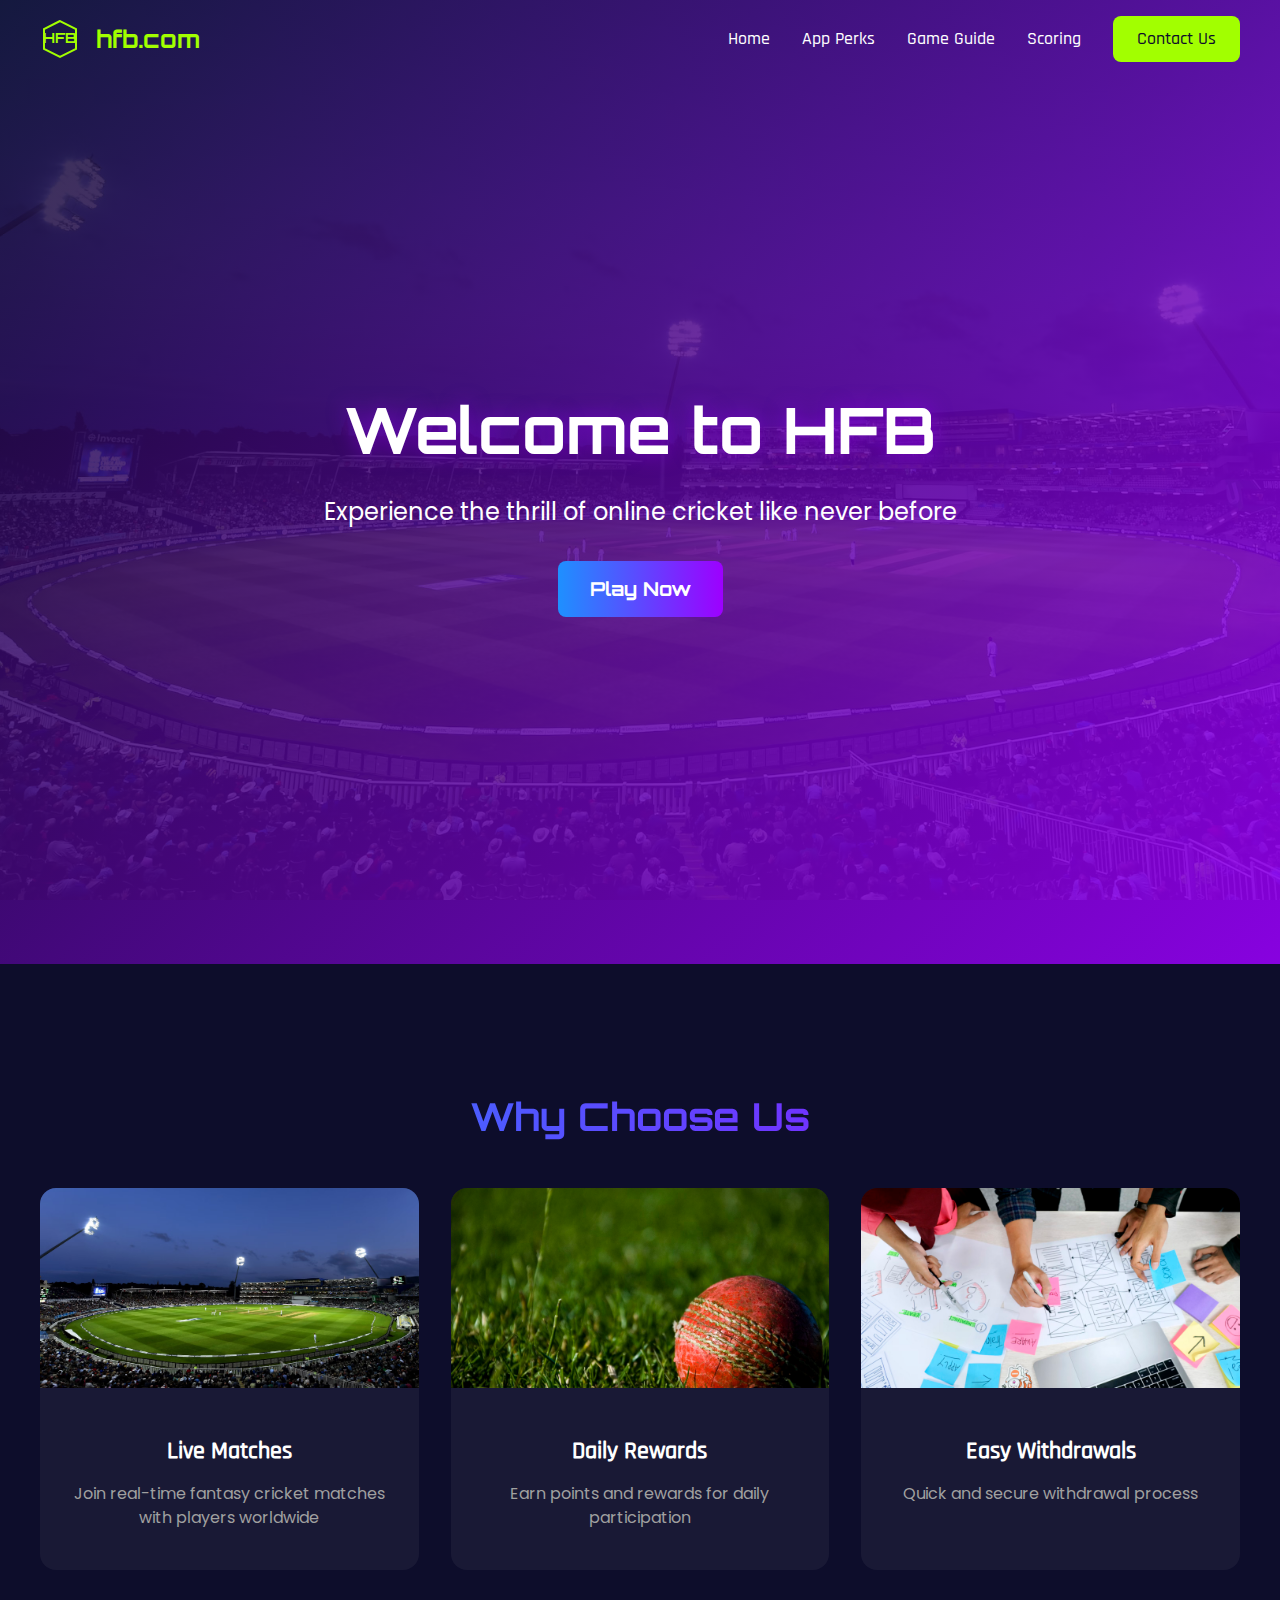
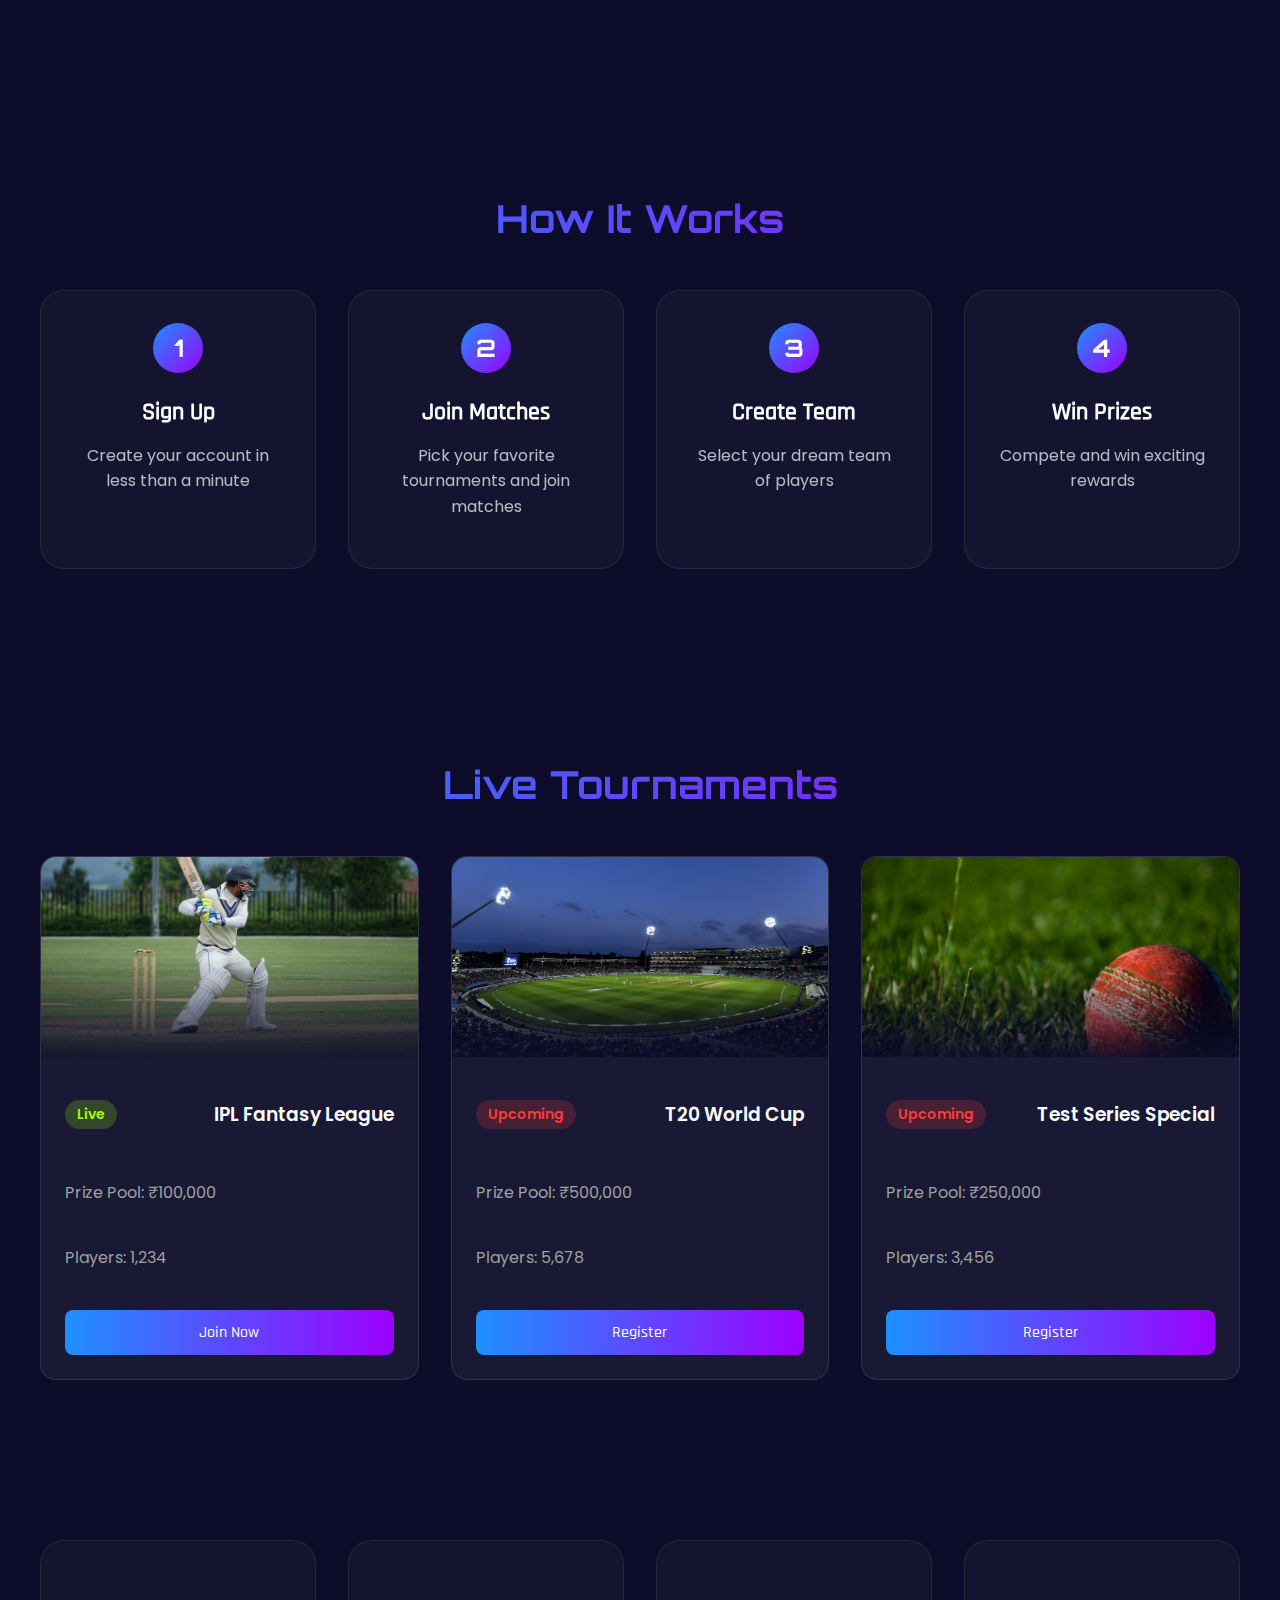
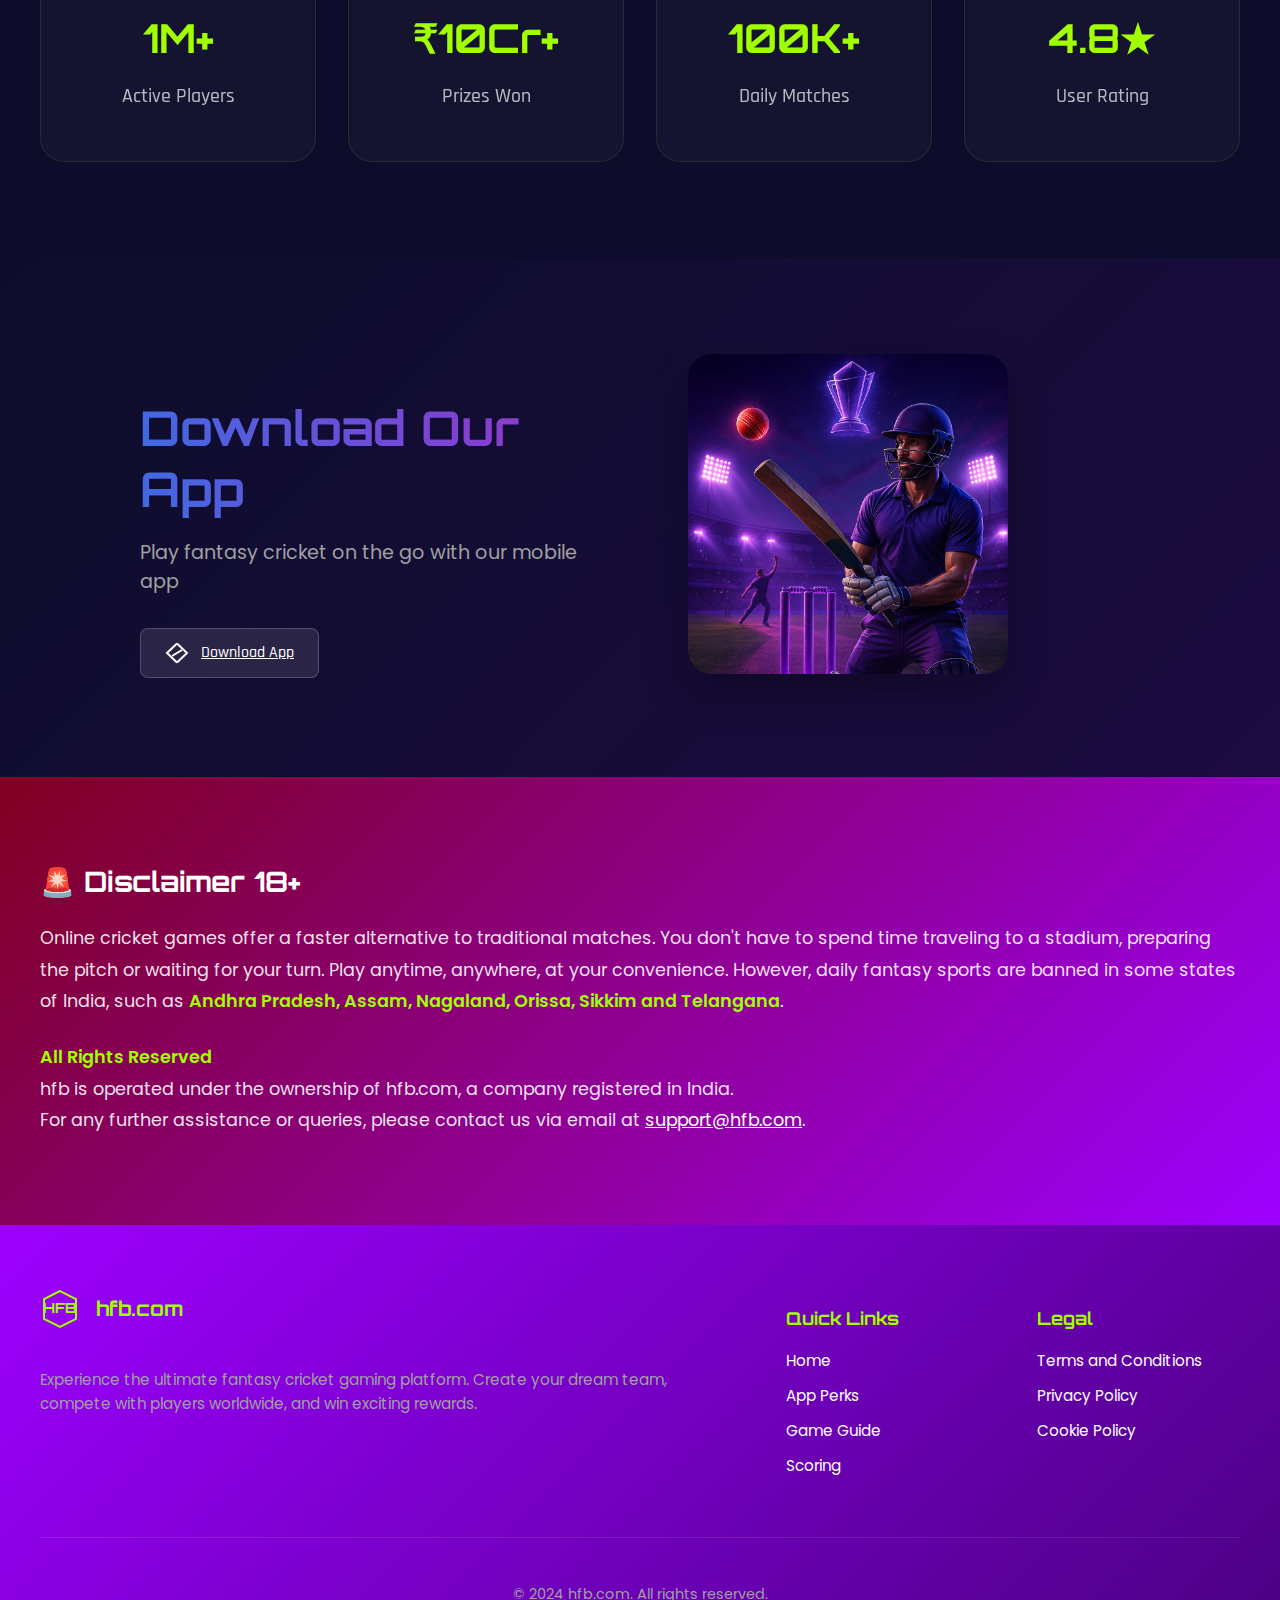
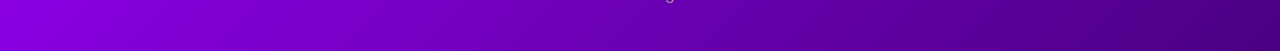
<file: index.html>
<!DOCTYPE html>
<html lang="en" data-astro-cid-sckkx6r4>
	<head>
		<base href="https://ionmax1311.github.io/hfb/" />
		<meta charset="UTF-8" />
		<meta name="viewport" content="width=device-width" />
		<link rel="icon" type="image/svg+xml" href="favicon.svg" />
		<meta
			name="description"
			content="Play online cricket games anytime, anywhere. Join the ultimate fantasy cricket experience with HFB."
		/>
		<title>HFB - Online Cricket Games</title>
		<link rel="stylesheet" href="css/app-perks.BAnrxveC.css" />
		<link rel="stylesheet" href="css/index.D3f_LVj0.css" />
	</head>
	<body data-astro-cid-sckkx6r4>
		<div class="mobile-menu" id="mobileMenu" data-astro-cid-sckkx6r4>
			<button class="close-button" id="closeMenu" data-astro-cid-sckkx6r4>
				<svg
					width="24"
					height="24"
					viewBox="0 0 24 24"
					fill="none"
					xmlns="http://www.w3.org/2000/svg"
					data-astro-cid-sckkx6r4
				>
					<path
						d="M18 6L6 18"
						stroke="#A2FF00"
						stroke-width="2"
						stroke-linecap="round"
						data-astro-cid-sckkx6r4
					></path>
					<path
						d="M6 6L18 18"
						stroke="#A2FF00"
						stroke-width="2"
						stroke-linecap="round"
						data-astro-cid-sckkx6r4
					></path>
				</svg>
			</button>
			<nav class="mobile-nav" data-astro-cid-sckkx6r4>
				<a href="" data-astro-cid-sckkx6r4>Home</a>
				<a href="app-perks" data-astro-cid-sckkx6r4>App Perks</a>
				<a href="game-guide" data-astro-cid-sckkx6r4>Game Guide</a>
				<a href="scoring" data-astro-cid-sckkx6r4>Scoring</a>
				<a href="contact" class="contact-button" data-astro-cid-sckkx6r4
					>Contact Us</a
				>
			</nav>
		</div>
		<header data-astro-cid-sckkx6r4>
			<div class="header-content" data-astro-cid-sckkx6r4>
				<div class="logo-container" data-astro-cid-sckkx6r4>
					<svg
						width="40"
						height="40"
						viewBox="0 0 40 40"
						fill="none"
						xmlns="http://www.w3.org/2000/svg"
						data-astro-cid-sckkx6r4
					>
						<path
							d="M20 2L4 10V30L20 38L36 30V10L20 2Z"
							stroke="#A2FF00"
							stroke-width="2"
							data-astro-cid-sckkx6r4
						></path>
						<text
							x="50%"
							y="50%"
							dominant-baseline="middle"
							text-anchor="middle"
							fill="#A2FF00"
							font-family="Orbitron"
							font-size="14"
							data-astro-cid-sckkx6r4
						>
							HFB
						</text>
					</svg>
					<span class="site-name" data-astro-cid-sckkx6r4
						>hfb.com</span
					>
				</div>
				<nav class="desktop-nav" data-astro-cid-sckkx6r4>
					<a href="" data-astro-cid-sckkx6r4>Home</a>
					<a href="app-perks" data-astro-cid-sckkx6r4>App Perks</a>
					<a href="game-guide" data-astro-cid-sckkx6r4>Game Guide</a>
					<a href="scoring" data-astro-cid-sckkx6r4>Scoring</a>
					<a
						href="contact"
						class="contact-button"
						data-astro-cid-sckkx6r4
						>Contact Us</a
					>
				</nav>
				<button
					class="menu-toggle"
					id="menuToggle"
					data-astro-cid-sckkx6r4
				>
					<span data-astro-cid-sckkx6r4></span>
					<span data-astro-cid-sckkx6r4></span>
					<span data-astro-cid-sckkx6r4></span>
				</button>
			</div>
		</header>
		<main data-astro-cid-sckkx6r4>
			<section class="hero" data-astro-cid-j7pv25f6>
				<div class="hero-overlay" data-astro-cid-j7pv25f6></div>
				<div class="hero-content" data-astro-cid-j7pv25f6>
					<h1 data-astro-cid-j7pv25f6>Welcome to HFB</h1>
					<p data-astro-cid-j7pv25f6>
						Experience the thrill of online cricket like never
						before
					</p>
					<button
						class="cta-button"
						id="playNowBtn"
						data-astro-cid-j7pv25f6
					>
						Play Now
					</button>
				</div>
			</section>
			<section class="features" data-astro-cid-j7pv25f6>
				<div class="container" data-astro-cid-j7pv25f6>
					<h2 data-astro-cid-j7pv25f6>Why Choose Us</h2>
					<div class="features-grid" data-astro-cid-j7pv25f6>
						<div class="feature-card" data-astro-cid-j7pv25f6>
							<div
								class="feature-image-container"
								data-astro-cid-j7pv25f6
							>
								<img
									src="images/bg.jpg"
									alt="Live matches feature"
									class="feature-image"
									data-astro-cid-j7pv25f6
								/>
							</div>
							<div
								class="feature-content"
								data-astro-cid-j7pv25f6
							>
								<h3 data-astro-cid-j7pv25f6>Live Matches</h3>
								<p data-astro-cid-j7pv25f6>
									Join real-time fantasy cricket matches with
									players worldwide
								</p>
							</div>
						</div>
						<div class="feature-card" data-astro-cid-j7pv25f6>
							<div
								class="feature-image-container"
								data-astro-cid-j7pv25f6
							>
								<img
									src="images/bg2.jpg"
									alt="Daily rewards feature"
									class="feature-image"
									data-astro-cid-j7pv25f6
								/>
							</div>
							<div
								class="feature-content"
								data-astro-cid-j7pv25f6
							>
								<h3 data-astro-cid-j7pv25f6>Daily Rewards</h3>
								<p data-astro-cid-j7pv25f6>
									Earn points and rewards for daily
									participation
								</p>
							</div>
						</div>
						<div class="feature-card" data-astro-cid-j7pv25f6>
							<div
								class="feature-image-container"
								data-astro-cid-j7pv25f6
							>
								<img
									src="images/bg3.jpg"
									alt="Easy withdrawals feature"
									class="feature-image"
									data-astro-cid-j7pv25f6
								/>
							</div>
							<div
								class="feature-content"
								data-astro-cid-j7pv25f6
							>
								<h3 data-astro-cid-j7pv25f6>
									Easy Withdrawals
								</h3>
								<p data-astro-cid-j7pv25f6>
									Quick and secure withdrawal process
								</p>
							</div>
						</div>
					</div>
				</div>
			</section>
			<section class="how-it-works" data-astro-cid-j7pv25f6>
				<div class="section-background" data-astro-cid-j7pv25f6></div>
				<div class="container" data-astro-cid-j7pv25f6>
					<h2 data-astro-cid-j7pv25f6>How It Works</h2>
					<div class="steps-grid" data-astro-cid-j7pv25f6>
						<div class="step-card" data-astro-cid-j7pv25f6>
							<div class="step-number" data-astro-cid-j7pv25f6>
								1
							</div>
							<h3 data-astro-cid-j7pv25f6>Sign Up</h3>
							<p data-astro-cid-j7pv25f6>
								Create your account in less than a minute
							</p>
						</div>
						<div class="step-card" data-astro-cid-j7pv25f6>
							<div class="step-number" data-astro-cid-j7pv25f6>
								2
							</div>
							<h3 data-astro-cid-j7pv25f6>Join Matches</h3>
							<p data-astro-cid-j7pv25f6>
								Pick your favorite tournaments and join matches
							</p>
						</div>
						<div class="step-card" data-astro-cid-j7pv25f6>
							<div class="step-number" data-astro-cid-j7pv25f6>
								3
							</div>
							<h3 data-astro-cid-j7pv25f6>Create Team</h3>
							<p data-astro-cid-j7pv25f6>
								Select your dream team of players
							</p>
						</div>
						<div class="step-card" data-astro-cid-j7pv25f6>
							<div class="step-number" data-astro-cid-j7pv25f6>
								4
							</div>
							<h3 data-astro-cid-j7pv25f6>Win Prizes</h3>
							<p data-astro-cid-j7pv25f6>
								Compete and win exciting rewards
							</p>
						</div>
					</div>
				</div>
			</section>
			<section class="tournaments" data-astro-cid-j7pv25f6>
				<div class="container" data-astro-cid-j7pv25f6>
					<h2 data-astro-cid-j7pv25f6>Live Tournaments</h2>
					<div class="tournament-grid" data-astro-cid-j7pv25f6>
						<div class="tournament-card" data-astro-cid-j7pv25f6>
							<div
								class="tournament-image-container"
								data-astro-cid-j7pv25f6
							>
								<img
									src="images/bg4.jpg"
									alt="IPL Tournament"
									class="tournament-image"
									data-astro-cid-j7pv25f6
								/>
								<div
									class="tournament-overlay"
									data-astro-cid-j7pv25f6
								></div>
							</div>
							<div
								class="tournament-content"
								data-astro-cid-j7pv25f6
							>
								<div
									class="tournament-header"
									data-astro-cid-j7pv25f6
								>
									<span
										class="tournament-status active"
										data-astro-cid-j7pv25f6
										>Live</span
									>
									<h3 data-astro-cid-j7pv25f6>
										IPL Fantasy League
									</h3>
								</div>
								<div
									class="tournament-info"
									data-astro-cid-j7pv25f6
								>
									<p data-astro-cid-j7pv25f6>
										Prize Pool: ₹100,000
									</p>
									<p data-astro-cid-j7pv25f6>
										Players: 1,234
									</p>
									<a
										href="contact"
										class="join-button"
										data-astro-cid-j7pv25f6
									>
										Join Now
									</a>
								</div>
							</div>
						</div>
						<div class="tournament-card" data-astro-cid-j7pv25f6>
							<div
								class="tournament-image-container"
								data-astro-cid-j7pv25f6
							>
								<img
									src="images/bg.jpg"
									alt="T20 World Cup"
									class="tournament-image"
									data-astro-cid-j7pv25f6
								/>
								<div
									class="tournament-overlay"
									data-astro-cid-j7pv25f6
								></div>
							</div>
							<div
								class="tournament-content"
								data-astro-cid-j7pv25f6
							>
								<div
									class="tournament-header"
									data-astro-cid-j7pv25f6
								>
									<span
										class="tournament-status upcoming"
										data-astro-cid-j7pv25f6
										>Upcoming</span
									>
									<h3 data-astro-cid-j7pv25f6>
										T20 World Cup
									</h3>
								</div>
								<div
									class="tournament-info"
									data-astro-cid-j7pv25f6
								>
									<p data-astro-cid-j7pv25f6>
										Prize Pool: ₹500,000
									</p>
									<p data-astro-cid-j7pv25f6>
										Players: 5,678
									</p>
									<a
										href="contact"
										class="join-button"
										data-astro-cid-j7pv25f6
									>
										Register
									</a>
								</div>
							</div>
						</div>
						<div class="tournament-card" data-astro-cid-j7pv25f6>
							<div
								class="tournament-image-container"
								data-astro-cid-j7pv25f6
							>
								<img
									src="images/bg2.jpg"
									alt="Test Series Special"
									class="tournament-image"
									data-astro-cid-j7pv25f6
								/>
								<div
									class="tournament-overlay"
									data-astro-cid-j7pv25f6
								></div>
							</div>
							<div
								class="tournament-content"
								data-astro-cid-j7pv25f6
							>
								<div
									class="tournament-header"
									data-astro-cid-j7pv25f6
								>
									<span
										class="tournament-status upcoming"
										data-astro-cid-j7pv25f6
										>Upcoming</span
									>
									<h3 data-astro-cid-j7pv25f6>
										Test Series Special
									</h3>
								</div>
								<div
									class="tournament-info"
									data-astro-cid-j7pv25f6
								>
									<p data-astro-cid-j7pv25f6>
										Prize Pool: ₹250,000
									</p>
									<p data-astro-cid-j7pv25f6>
										Players: 3,456
									</p>
									<a
										href="contact"
										class="join-button"
										data-astro-cid-j7pv25f6
									>
										Register
									</a>
								</div>
							</div>
						</div>
					</div>
				</div>
			</section>
			<section class="stats" data-astro-cid-j7pv25f6>
				<div class="section-background" data-astro-cid-j7pv25f6></div>
				<div class="container" data-astro-cid-j7pv25f6>
					<div class="stats-grid" data-astro-cid-j7pv25f6>
						<div class="stat-card" data-astro-cid-j7pv25f6>
							<h3 data-astro-cid-j7pv25f6>1M+</h3>
							<p data-astro-cid-j7pv25f6>Active Players</p>
						</div>
						<div class="stat-card" data-astro-cid-j7pv25f6>
							<h3 data-astro-cid-j7pv25f6>₹10Cr+</h3>
							<p data-astro-cid-j7pv25f6>Prizes Won</p>
						</div>
						<div class="stat-card" data-astro-cid-j7pv25f6>
							<h3 data-astro-cid-j7pv25f6>100K+</h3>
							<p data-astro-cid-j7pv25f6>Daily Matches</p>
						</div>
						<div class="stat-card" data-astro-cid-j7pv25f6>
							<h3 data-astro-cid-j7pv25f6>4.8★</h3>
							<p data-astro-cid-j7pv25f6>User Rating</p>
						</div>
					</div>
				</div>
			</section>
			<section
				class="download-app"
				id="downloadApp"
				data-astro-cid-j7pv25f6
			>
				<div class="container" data-astro-cid-j7pv25f6>
					<div class="download-content" data-astro-cid-j7pv25f6>
						<div class="download-text" data-astro-cid-j7pv25f6>
							<h2 data-astro-cid-j7pv25f6>Download Our App</h2>
							<p data-astro-cid-j7pv25f6>
								Play fantasy cricket on the go with our mobile
								app
							</p>
							<div
								class="download-buttons"
								data-astro-cid-j7pv25f6
							>
								<a
									href="download/hfb.apk"
									class="store-button"
									download=""
									data-astro-cid-j7pv25f6
								>
									<svg
										class="store-icon"
										viewBox="0 0 24 24"
										fill="none"
										xmlns="http://www.w3.org/2000/svg"
										data-astro-cid-j7pv25f6
									>
										<path
											d="M12 21.5L2 12L12 2.5"
											stroke="currentColor"
											stroke-width="2"
											data-astro-cid-j7pv25f6
										></path>
										<path
											d="M12 21.5L22 12L12 2.5"
											stroke="currentColor"
											stroke-width="2"
											data-astro-cid-j7pv25f6
										></path>
										<path
											d="M17 9L7 15"
											stroke="currentColor"
											stroke-width="2"
											data-astro-cid-j7pv25f6
										></path>
									</svg>
									Download App
								</a>
							</div>
						</div>
						<div class="app-preview" data-astro-cid-j7pv25f6>
							<img
								src="images/img.png"
								alt="Mobile App Preview"
								loading="lazy"
								data-astro-cid-j7pv25f6
							/>
						</div>
					</div>
				</div>
			</section>
			<div class="disclaimer" data-astro-cid-j7pv25f6>
				<div class="disclaimer-content" data-astro-cid-j7pv25f6>
					<h2 data-astro-cid-j7pv25f6>🚨 Disclaimer 18+</h2>
					<p data-astro-cid-j7pv25f6>
						Online cricket games offer a faster alternative to
						traditional matches. You don't have to spend time
						traveling to a stadium, preparing the pitch or waiting
						for your turn. Play anytime, anywhere, at your
						convenience. However, daily fantasy sports are banned in
						some states of India, such as
						<strong data-astro-cid-j7pv25f6
							>Andhra Pradesh, Assam, Nagaland, Orissa, Sikkim and
							Telangana</strong
						>.
					</p>
					<p data-astro-cid-j7pv25f6>
						<strong data-astro-cid-j7pv25f6
							>All Rights Reserved</strong
						><br data-astro-cid-j7pv25f6 />
						hfb is operated under the ownership of hfb.com, a
						company registered in India.<br
							data-astro-cid-j7pv25f6
						/>
						For any further assistance or queries, please contact us
						via email at
						<a href="mailto:support@hfb.com" data-astro-cid-j7pv25f6
							>support@hfb.com</a
						>.
					</p>
				</div>
			</div>
		</main>
		<footer data-astro-cid-sckkx6r4>
			<div class="footer-content" data-astro-cid-sckkx6r4>
				<div class="footer-main" data-astro-cid-sckkx6r4>
					<div class="footer-logo" data-astro-cid-sckkx6r4>
						<div class="logo-container" data-astro-cid-sckkx6r4>
							<svg
								width="40"
								height="40"
								viewBox="0 0 40 40"
								fill="none"
								xmlns="http://www.w3.org/2000/svg"
								data-astro-cid-sckkx6r4
							>
								<path
									d="M20 2L4 10V30L20 38L36 30V10L20 2Z"
									stroke="#A2FF00"
									stroke-width="2"
									data-astro-cid-sckkx6r4
								></path>
								<text
									x="50%"
									y="50%"
									dominant-baseline="middle"
									text-anchor="middle"
									fill="#A2FF00"
									font-family="Orbitron"
									font-size="14"
									data-astro-cid-sckkx6r4
								>
									HFB
								</text>
							</svg>
							<span
								class="footer-site-name"
								data-astro-cid-sckkx6r4
								>hfb.com</span
							>
						</div>
						<p class="footer-description" data-astro-cid-sckkx6r4>
							Experience the ultimate fantasy cricket gaming
							platform. Create your dream team, compete with
							players worldwide, and win exciting rewards.
						</p>
					</div>
					<div class="footer-links" data-astro-cid-sckkx6r4>
						<div class="footer-column" data-astro-cid-sckkx6r4>
							<h3 data-astro-cid-sckkx6r4>Quick Links</h3>
							<a href="" data-astro-cid-sckkx6r4>Home</a>
							<a href="app-perks" data-astro-cid-sckkx6r4
								>App Perks</a
							>
							<a href="game-guide" data-astro-cid-sckkx6r4
								>Game Guide</a
							>
							<a href="scoring" data-astro-cid-sckkx6r4
								>Scoring</a
							>
						</div>
						<div class="footer-column" data-astro-cid-sckkx6r4>
							<h3 data-astro-cid-sckkx6r4>Legal</h3>
							<a href="terms" data-astro-cid-sckkx6r4
								>Terms and Conditions</a
							>
							<a href="privacy" data-astro-cid-sckkx6r4
								>Privacy Policy</a
							>
							<a href="cookies" data-astro-cid-sckkx6r4
								>Cookie Policy</a
							>
						</div>
					</div>
				</div>
				<div class="footer-bottom" data-astro-cid-sckkx6r4>
					<p class="copyright" data-astro-cid-sckkx6r4>
						© 2024 hfb.com. All rights reserved.
					</p>
				</div>
			</div>
		</footer>
		<script type="module">
			const t = document.getElementById("menuToggle"),
				e = document.getElementById("mobileMenu"),
				n = document.getElementById("closeMenu");
			t?.addEventListener("click", () => {
				e?.classList.toggle("active"),
					(document.body.style.overflow = e?.classList.contains(
						"active",
					)
						? "hidden"
						: "");
			});
			n?.addEventListener("click", () => {
				e?.classList.remove("active"),
					(document.body.style.overflow = "");
			});
		</script>
		<script>
			const playNowBtn = document.getElementById("playNowBtn");
			const downloadSection = document.getElementById("downloadApp");

			playNowBtn?.addEventListener("click", () => {
				downloadSection?.scrollIntoView({ behavior: "smooth" });
			});
		</script>
	</body>
</html>
</file>
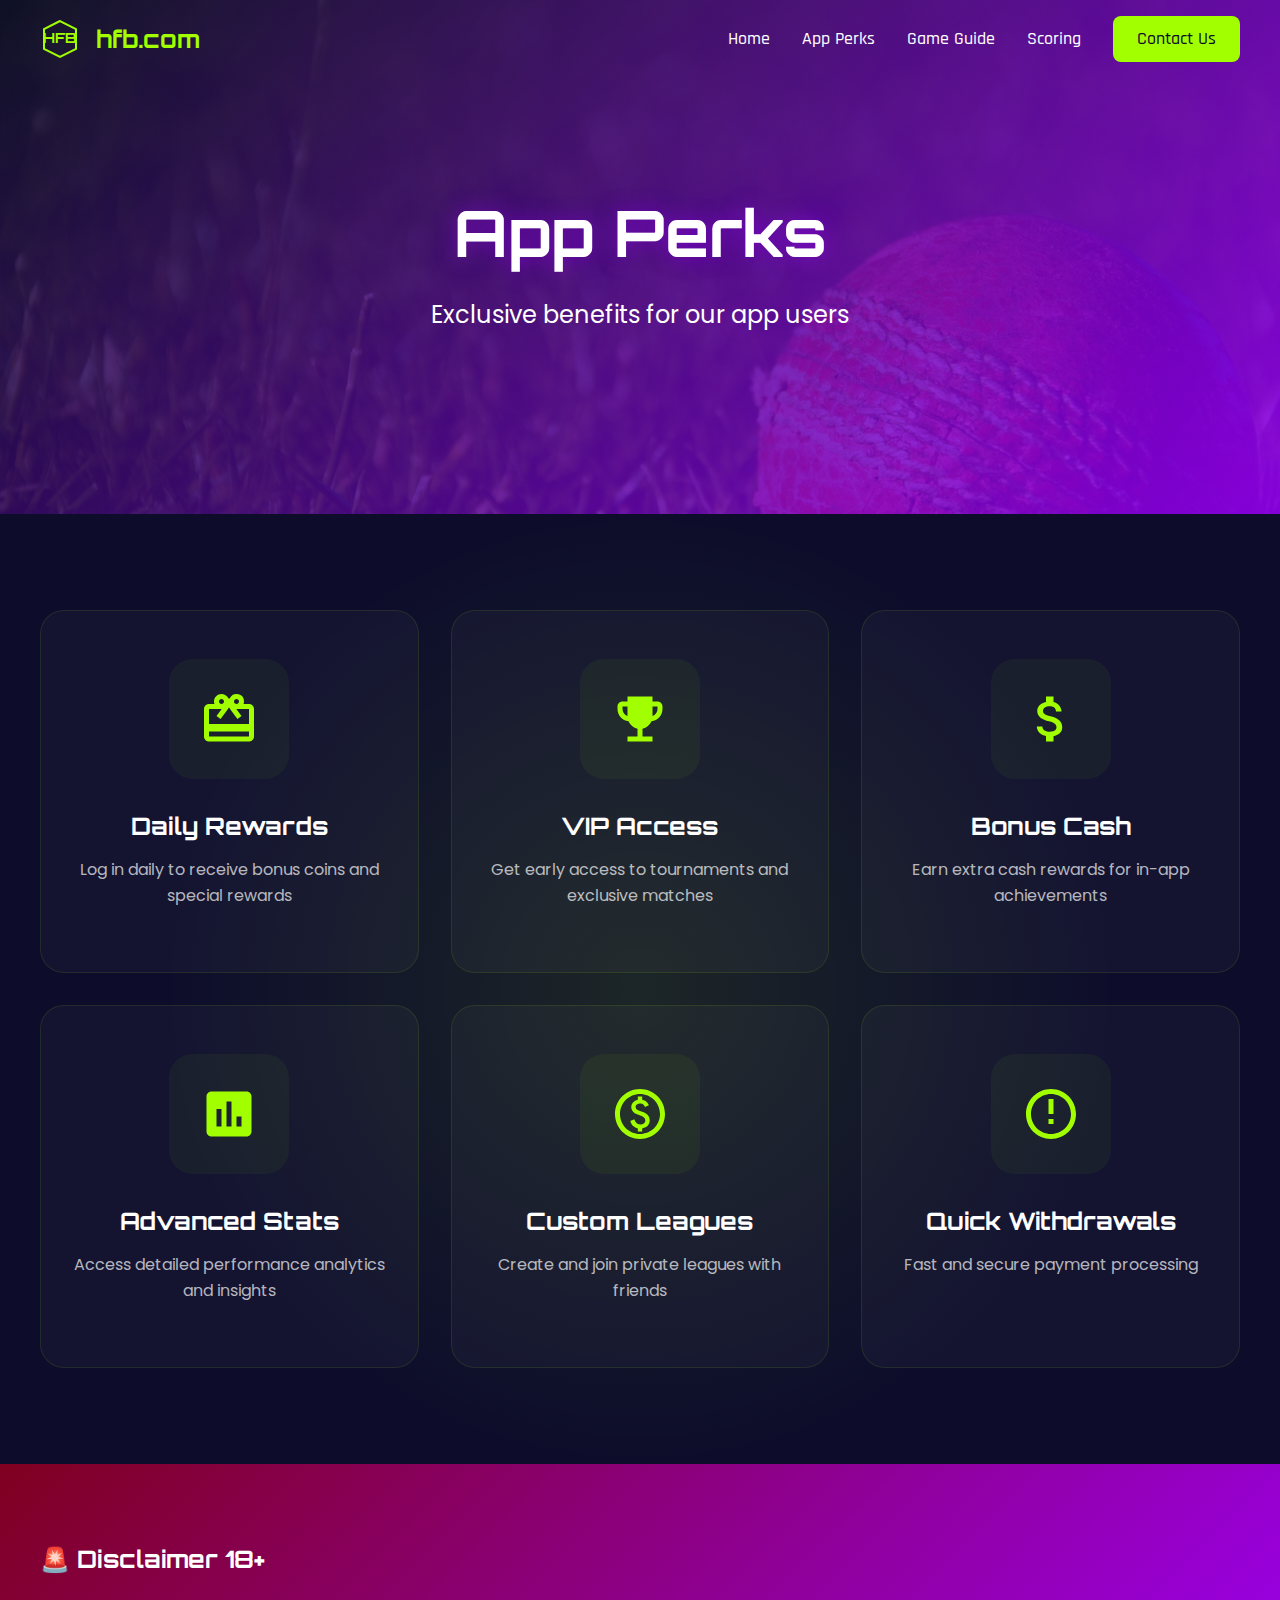
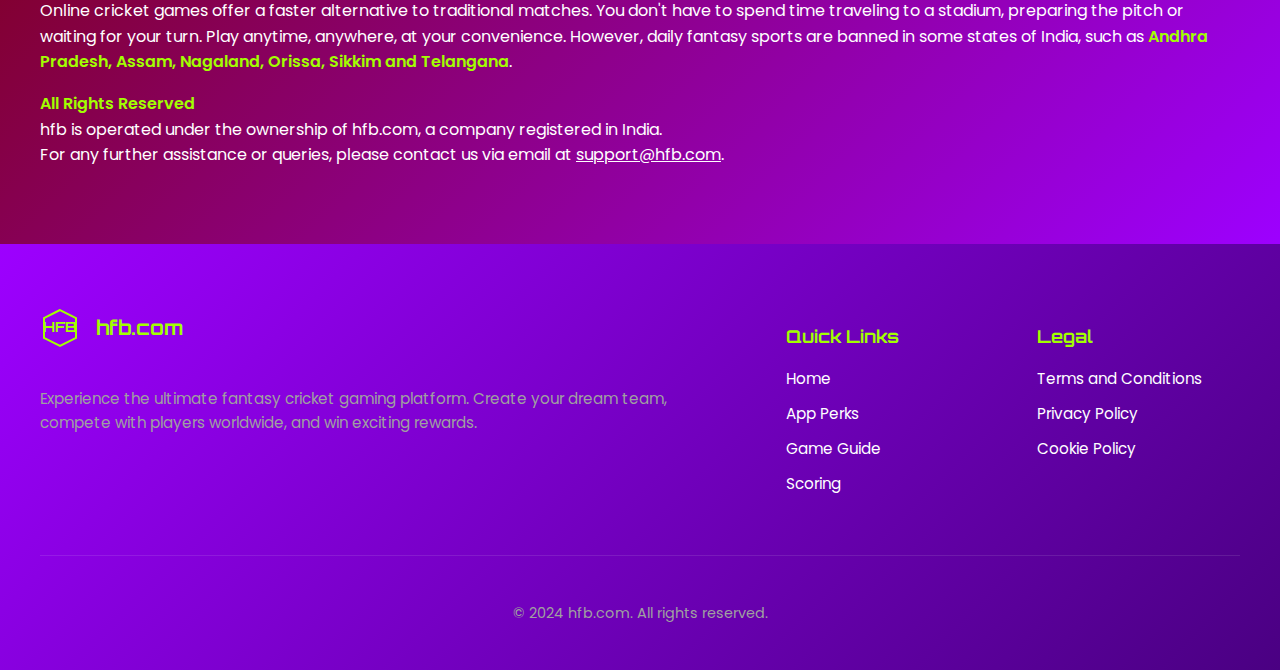
<file: app-perks/index.html>
<!DOCTYPE html>
<html lang="en" data-astro-cid-sckkx6r4>
	<head>
		<base href="https://ionmax1311.github.io/hfb/" />
		<meta charset="UTF-8" />
		<meta name="viewport" content="width=device-width" />
		<link rel="icon" type="image/svg+xml" href="/favicon.svg" />
		<meta
			name="description"
			content="Discover the exclusive perks and benefits of using the HFB app for online cricket games."
		/>
		<title>App Perks - HFB</title>
		<link rel="stylesheet" href="/css/app-perks.BAnrxveC.css" />
		<style>
			.hero[data-astro-cid-gjs7kx3v] {
				height: 50vh;
				position: relative;
				display: flex;
				align-items: center;
				justify-content: center;
				text-align: center;
				padding: 2rem;
				overflow: hidden;
				background-image: url(/images/bg2.jpg);
				background-size: cover;
				background-position: center;
			}
			.hero-overlay[data-astro-cid-gjs7kx3v] {
				position: absolute;
				top: 0;
				left: 0;
				width: 100%;
				height: 100%;
				background: linear-gradient(135deg, #0d0d2bd9, #9d00ffd9);
			}
			.hero-content[data-astro-cid-gjs7kx3v] {
				position: relative;
				z-index: 2;
				max-width: 800px;
			}
			.hero[data-astro-cid-gjs7kx3v] h1[data-astro-cid-gjs7kx3v] {
				font-family: Orbitron, sans-serif;
				font-size: clamp(2.5rem, 5vw, 4rem);
				margin-bottom: 1rem;
				color: #fff;
				text-shadow: 0 0 20px rgba(158, 0, 255, 0.5);
			}
			.hero[data-astro-cid-gjs7kx3v] p[data-astro-cid-gjs7kx3v] {
				font-size: clamp(1.1rem, 2vw, 1.5rem);
				margin-bottom: 2rem;
				color: #fff;
			}
			.container[data-astro-cid-gjs7kx3v] {
				max-width: 1200px;
				margin: 0 auto;
				padding: 0 1rem;
			}
			.perks[data-astro-cid-gjs7kx3v] {
				padding: 6rem 0;
				background: var(--color-navy);
				position: relative;
				overflow: hidden;
			}
			.perks[data-astro-cid-gjs7kx3v]:before {
				content: "";
				position: absolute;
				top: 0;
				left: 0;
				width: 100%;
				height: 100%;
				background: radial-gradient(
					circle at 50% 50%,
					rgba(162, 255, 0, 0.1) 0%,
					transparent 60%
				);
				pointer-events: none;
			}
			.perks-grid[data-astro-cid-gjs7kx3v] {
				display: grid;
				grid-template-columns: repeat(auto-fit, minmax(300px, 1fr));
				gap: 2rem;
			}
			.perk-icon[data-astro-cid-gjs7kx3v] {
				width: 120px;
				height: 120px;
				margin: 0 auto 2rem;
				display: flex;
				align-items: center;
				justify-content: center;
				background: #a2ff000d;
				border-radius: 24px;
				transition: transform 0.3s ease;
			}
			.perk-card[data-astro-cid-gjs7kx3v]:hover
				.perk-icon[data-astro-cid-gjs7kx3v] {
				transform: scale(1.1);
			}
			.perk-icon[data-astro-cid-gjs7kx3v] svg[data-astro-cid-gjs7kx3v] {
				width: 60px;
				height: 60px;
				color: var(--color-lime);
			}
			.perk-card[data-astro-cid-gjs7kx3v] {
				background: #ffffff08;
				border-radius: 24px;
				padding: 3rem 2rem;
				text-align: center;
				transition: all 0.3s ease;
				position: relative;
				overflow: hidden;
				border: 1px solid rgba(162, 255, 0, 0.1);
			}
			.perk-card[data-astro-cid-gjs7kx3v]:hover {
				transform: translateY(-10px);
				border-color: #a2ff0033;
				box-shadow: 0 10px 30px #a2ff000d;
			}
			.perk-card[data-astro-cid-gjs7kx3v] h3[data-astro-cid-gjs7kx3v] {
				font-family: Orbitron, sans-serif;
				font-size: 1.5rem;
				color: #fff;
				margin-bottom: 1rem;
				position: relative;
			}
			.perk-card[data-astro-cid-gjs7kx3v] p[data-astro-cid-gjs7kx3v] {
				color: #ffffffb3;
				line-height: 1.6;
				font-size: 1rem;
				position: relative;
			}
			.disclaimer[data-astro-cid-gjs7kx3v] {
				background: linear-gradient(
					135deg,
					#800020,
					var(--color-purple)
				);
				padding: 40px 0;
			}
			.disclaimer-content[data-astro-cid-gjs7kx3v] {
				max-width: 1200px;
				margin: 0 auto;
				padding: 20px;
			}
			.disclaimer[data-astro-cid-gjs7kx3v] h2[data-astro-cid-gjs7kx3v] {
				font-family: Orbitron, sans-serif;
				margin-bottom: 1.5rem;
				color: #fff;
			}
			.disclaimer[data-astro-cid-gjs7kx3v] p[data-astro-cid-gjs7kx3v] {
				margin-bottom: 1rem;
				line-height: 1.6;
			}
			.disclaimer[data-astro-cid-gjs7kx3v]
				strong[data-astro-cid-gjs7kx3v] {
				color: var(--color-lime);
			}
			.disclaimer[data-astro-cid-gjs7kx3v] a[data-astro-cid-gjs7kx3v] {
				color: #fff;
				text-decoration: underline;
			}
			@media (max-width: 768px) {
				.perk-icon[data-astro-cid-gjs7kx3v] {
					width: 100px;
					height: 100px;
					margin-bottom: 1.5rem;
				}
				.perk-icon[data-astro-cid-gjs7kx3v]
					svg[data-astro-cid-gjs7kx3v] {
					width: 50px;
					height: 50px;
				}
				.perk-card[data-astro-cid-gjs7kx3v] {
					padding: 2rem 1.5rem;
				}
			}
		</style>
	</head>
	<body data-astro-cid-sckkx6r4>
		<div class="mobile-menu" id="mobileMenu" data-astro-cid-sckkx6r4>
			<button class="close-button" id="closeMenu" data-astro-cid-sckkx6r4>
				<svg
					width="24"
					height="24"
					viewBox="0 0 24 24"
					fill="none"
					xmlns="http://www.w3.org/2000/svg"
					data-astro-cid-sckkx6r4
				>
					<path
						d="M18 6L6 18"
						stroke="#A2FF00"
						stroke-width="2"
						stroke-linecap="round"
						data-astro-cid-sckkx6r4
					></path>
					<path
						d="M6 6L18 18"
						stroke="#A2FF00"
						stroke-width="2"
						stroke-linecap="round"
						data-astro-cid-sckkx6r4
					></path>
				</svg>
			</button>
			<nav class="mobile-nav" data-astro-cid-sckkx6r4>
				<a href="/" data-astro-cid-sckkx6r4>Home</a>
				<a href="/app-perks" data-astro-cid-sckkx6r4>App Perks</a>
				<a href="/game-guide" data-astro-cid-sckkx6r4>Game Guide</a>
				<a href="/scoring" data-astro-cid-sckkx6r4>Scoring</a>
				<a
					href="/contact"
					class="contact-button"
					data-astro-cid-sckkx6r4
					>Contact Us</a
				>
			</nav>
		</div>
		<header data-astro-cid-sckkx6r4>
			<div class="header-content" data-astro-cid-sckkx6r4>
				<div class="logo-container" data-astro-cid-sckkx6r4>
					<svg
						width="40"
						height="40"
						viewBox="0 0 40 40"
						fill="none"
						xmlns="http://www.w3.org/2000/svg"
						data-astro-cid-sckkx6r4
					>
						<path
							d="M20 2L4 10V30L20 38L36 30V10L20 2Z"
							stroke="#A2FF00"
							stroke-width="2"
							data-astro-cid-sckkx6r4
						></path>
						<text
							x="50%"
							y="50%"
							dominant-baseline="middle"
							text-anchor="middle"
							fill="#A2FF00"
							font-family="Orbitron"
							font-size="14"
							data-astro-cid-sckkx6r4
						>
							HFB
						</text>
					</svg>
					<span class="site-name" data-astro-cid-sckkx6r4
						>hfb.com</span
					>
				</div>
				<nav class="desktop-nav" data-astro-cid-sckkx6r4>
					<a href="/" data-astro-cid-sckkx6r4>Home</a>
					<a href="/app-perks" data-astro-cid-sckkx6r4>App Perks</a>
					<a href="/game-guide" data-astro-cid-sckkx6r4>Game Guide</a>
					<a href="/scoring" data-astro-cid-sckkx6r4>Scoring</a>
					<a
						href="/contact"
						class="contact-button"
						data-astro-cid-sckkx6r4
						>Contact Us</a
					>
				</nav>
				<button
					class="menu-toggle"
					id="menuToggle"
					data-astro-cid-sckkx6r4
				>
					<span data-astro-cid-sckkx6r4></span>
					<span data-astro-cid-sckkx6r4></span>
					<span data-astro-cid-sckkx6r4></span>
				</button>
			</div>
		</header>
		<main data-astro-cid-sckkx6r4>
			<section class="hero" data-astro-cid-gjs7kx3v>
				<div class="hero-overlay" data-astro-cid-gjs7kx3v></div>
				<div class="hero-content" data-astro-cid-gjs7kx3v>
					<h1 data-astro-cid-gjs7kx3v>App Perks</h1>
					<p data-astro-cid-gjs7kx3v>
						Exclusive benefits for our app users
					</p>
				</div>
			</section>
			<section class="perks" data-astro-cid-gjs7kx3v>
				<div class="container" data-astro-cid-gjs7kx3v>
					<div class="perks-grid" data-astro-cid-gjs7kx3v>
						<div class="perk-card" data-astro-cid-gjs7kx3v>
							<div class="perk-icon" data-astro-cid-gjs7kx3v>
								<svg
									xmlns="http://www.w3.org/2000/svg"
									viewBox="0 0 24 24"
									fill="currentColor"
									data-astro-cid-gjs7kx3v
								>
									<path
										d="M20 6h-2.18c.11-.31.18-.65.18-1a2.996 2.996 0 0 0-5.5-1.65l-.5.67-.5-.68C10.96 2.54 10.05 2 9 2 7.34 2 6 3.34 6 5c0 .35.07.69.18 1H4c-1.11 0-1.99.89-1.99 2L2 19c0 1.11.89 2 2 2h16c1.11 0 2-.89 2-2V8c0-1.11-.89-2-2-2zm-5-2c.55 0 1 .45 1 1s-.45 1-1 1-1-.45-1-1 .45-1 1-1zM9 4c.55 0 1 .45 1 1s-.45 1-1 1-1-.45-1-1 .45-1 1-1zm11 15H4v-2h16v2zm0-5H4V8h5.08L7 10.83 8.62 12 11 8.76l1-1.36 1 1.36L15.38 12 17 10.83 14.92 8H20v6z"
										data-astro-cid-gjs7kx3v
									></path>
								</svg>
							</div>
							<h3 data-astro-cid-gjs7kx3v>Daily Rewards</h3>
							<p data-astro-cid-gjs7kx3v>
								Log in daily to receive bonus coins and special
								rewards
							</p>
						</div>
						<div class="perk-card" data-astro-cid-gjs7kx3v>
							<div class="perk-icon" data-astro-cid-gjs7kx3v>
								<svg
									xmlns="http://www.w3.org/2000/svg"
									viewBox="0 0 24 24"
									fill="currentColor"
									data-astro-cid-gjs7kx3v
								>
									<path
										d="M19 5h-2V3H7v2H5c-1.1 0-2 .9-2 2v1c0 2.55 1.92 4.63 4.39 4.94.63 1.5 1.98 2.63 3.61 2.96V19H7v2h10v-2h-4v-3.1c1.63-.33 2.98-1.46 3.61-2.96C19.08 12.63 21 10.55 21 8V7c0-1.1-.9-2-2-2zM5 8V7h2v3.82C5.84 10.4 5 9.3 5 8zm14 0c0 1.3-.84 2.4-2 2.82V7h2v1z"
										data-astro-cid-gjs7kx3v
									></path>
								</svg>
							</div>
							<h3 data-astro-cid-gjs7kx3v>VIP Access</h3>
							<p data-astro-cid-gjs7kx3v>
								Get early access to tournaments and exclusive
								matches
							</p>
						</div>
						<div class="perk-card" data-astro-cid-gjs7kx3v>
							<div class="perk-icon" data-astro-cid-gjs7kx3v>
								<svg
									xmlns="http://www.w3.org/2000/svg"
									viewBox="0 0 24 24"
									fill="currentColor"
									data-astro-cid-gjs7kx3v
								>
									<path
										d="M11.8 10.9c-2.27-.59-3-1.2-3-2.15 0-1.09 1.01-1.85 2.7-1.85 1.78 0 2.44.85 2.5 2.1h2.21c-.07-1.72-1.12-3.3-3.21-3.81V3h-3v2.16c-1.94.42-3.5 1.68-3.5 3.61 0 2.31 1.91 3.46 4.7 4.13 2.5.6 3 1.48 3 2.41 0 .69-.49 1.79-2.7 1.79-2.06 0-2.87-.92-2.98-2.1h-2.2c.12 2.19 1.76 3.42 3.68 3.83V21h3v-2.15c1.95-.37 3.5-1.5 3.5-3.55 0-2.84-2.43-3.81-4.7-4.4z"
										data-astro-cid-gjs7kx3v
									></path>
								</svg>
							</div>
							<h3 data-astro-cid-gjs7kx3v>Bonus Cash</h3>
							<p data-astro-cid-gjs7kx3v>
								Earn extra cash rewards for in-app achievements
							</p>
						</div>
						<div class="perk-card" data-astro-cid-gjs7kx3v>
							<div class="perk-icon" data-astro-cid-gjs7kx3v>
								<svg
									xmlns="http://www.w3.org/2000/svg"
									viewBox="0 0 24 24"
									fill="currentColor"
									data-astro-cid-gjs7kx3v
								>
									<path
										d="M19 3H5c-1.1 0-2 .9-2 2v14c0 1.1.9 2 2 2h14c1.1 0 2-.9 2-2V5c0-1.1-.9-2-2-2zM9 17H7v-7h2v7zm4 0h-2V7h2v10zm4 0h-2v-4h2v4z"
										data-astro-cid-gjs7kx3v
									></path>
								</svg>
							</div>
							<h3 data-astro-cid-gjs7kx3v>Advanced Stats</h3>
							<p data-astro-cid-gjs7kx3v>
								Access detailed performance analytics and
								insights
							</p>
						</div>
						<div class="perk-card" data-astro-cid-gjs7kx3v>
							<div class="perk-icon" data-astro-cid-gjs7kx3v>
								<svg
									xmlns="http://www.w3.org/2000/svg"
									viewBox="0 0 24 24"
									fill="currentColor"
									data-astro-cid-gjs7kx3v
								>
									<path
										d="M12 2C6.48 2 2 6.48 2 12s4.48 10 10 10 10-4.48 10-10S17.52 2 12 2zm0 18c-4.41 0-8-3.59-8-8s3.59-8 8-8 8 3.59 8 8-3.59 8-8 8zm.89-8.9c-1.78-.59-2.64-.96-2.64-1.9 0-1.02 1.11-1.39 1.81-1.39 1.31 0 1.79.99 1.9 1.34l1.58-.67c-.15-.44-.82-1.91-2.66-2.23V5h-1.75v1.26c-2.6.56-2.62 2.85-2.62 2.96 0 2.27 2.25 2.91 3.35 3.31 1.58.56 2.28 1.07 2.28 2.03 0 1.13-1.05 1.61-1.98 1.61-1.82 0-2.34-1.87-2.4-2.09l-1.66.67c.63 2.19 2.28 2.78 3.02 2.96V19h1.75v-1.24c.52-.09 3.02-.59 3.02-3.22.01-1.39-.6-2.61-3-3.44z"
										data-astro-cid-gjs7kx3v
									></path>
								</svg>
							</div>
							<h3 data-astro-cid-gjs7kx3v>Custom Leagues</h3>
							<p data-astro-cid-gjs7kx3v>
								Create and join private leagues with friends
							</p>
						</div>
						<div class="perk-card" data-astro-cid-gjs7kx3v>
							<div class="perk-icon" data-astro-cid-gjs7kx3v>
								<svg
									xmlns="http://www.w3.org/2000/svg"
									viewBox="0 0 24 24"
									fill="currentColor"
									data-astro-cid-gjs7kx3v
								>
									<path
										d="M12 2C6.48 2 2 6.48 2 12s4.48 10 10 10 10-4.48 10-10S17.52 2 12 2zm0 18c-4.41 0-8-3.59-8-8s3.59-8 8-8 8 3.59 8 8-3.59 8-8 8zm-1-6h2v2h-2zm0-8h2v6h-2z"
										data-astro-cid-gjs7kx3v
									></path>
								</svg>
							</div>
							<h3 data-astro-cid-gjs7kx3v>Quick Withdrawals</h3>
							<p data-astro-cid-gjs7kx3v>
								Fast and secure payment processing
							</p>
						</div>
					</div>
				</div>
			</section>
			<div class="disclaimer" data-astro-cid-gjs7kx3v>
				<div class="disclaimer-content" data-astro-cid-gjs7kx3v>
					<h2 data-astro-cid-gjs7kx3v>🚨 Disclaimer 18+</h2>
					<p data-astro-cid-gjs7kx3v>
						Online cricket games offer a faster alternative to
						traditional matches. You don't have to spend time
						traveling to a stadium, preparing the pitch or waiting
						for your turn. Play anytime, anywhere, at your
						convenience. However, daily fantasy sports are banned in
						some states of India, such as
						<strong data-astro-cid-gjs7kx3v
							>Andhra Pradesh, Assam, Nagaland, Orissa, Sikkim and
							Telangana</strong
						>.
					</p>
					<p data-astro-cid-gjs7kx3v>
						<strong data-astro-cid-gjs7kx3v
							>All Rights Reserved</strong
						><br data-astro-cid-gjs7kx3v />
						hfb is operated under the ownership of hfb.com, a
						company registered in India.<br
							data-astro-cid-gjs7kx3v
						/>
						For any further assistance or queries, please contact us
						via email at
						<a href="mailto:support@hfb.com" data-astro-cid-gjs7kx3v
							>support@hfb.com</a
						>.
					</p>
				</div>
			</div>
		</main>
		<footer data-astro-cid-sckkx6r4>
			<div class="footer-content" data-astro-cid-sckkx6r4>
				<div class="footer-main" data-astro-cid-sckkx6r4>
					<div class="footer-logo" data-astro-cid-sckkx6r4>
						<div class="logo-container" data-astro-cid-sckkx6r4>
							<svg
								width="40"
								height="40"
								viewBox="0 0 40 40"
								fill="none"
								xmlns="http://www.w3.org/2000/svg"
								data-astro-cid-sckkx6r4
							>
								<path
									d="M20 2L4 10V30L20 38L36 30V10L20 2Z"
									stroke="#A2FF00"
									stroke-width="2"
									data-astro-cid-sckkx6r4
								></path>
								<text
									x="50%"
									y="50%"
									dominant-baseline="middle"
									text-anchor="middle"
									fill="#A2FF00"
									font-family="Orbitron"
									font-size="14"
									data-astro-cid-sckkx6r4
								>
									HFB
								</text>
							</svg>
							<span
								class="footer-site-name"
								data-astro-cid-sckkx6r4
								>hfb.com</span
							>
						</div>
						<p class="footer-description" data-astro-cid-sckkx6r4>
							Experience the ultimate fantasy cricket gaming
							platform. Create your dream team, compete with
							players worldwide, and win exciting rewards.
						</p>
					</div>
					<div class="footer-links" data-astro-cid-sckkx6r4>
						<div class="footer-column" data-astro-cid-sckkx6r4>
							<h3 data-astro-cid-sckkx6r4>Quick Links</h3>
							<a href="/" data-astro-cid-sckkx6r4>Home</a>
							<a href="/app-perks" data-astro-cid-sckkx6r4
								>App Perks</a
							>
							<a href="/game-guide" data-astro-cid-sckkx6r4
								>Game Guide</a
							>
							<a href="/scoring" data-astro-cid-sckkx6r4
								>Scoring</a
							>
						</div>
						<div class="footer-column" data-astro-cid-sckkx6r4>
							<h3 data-astro-cid-sckkx6r4>Legal</h3>
							<a href="/terms" data-astro-cid-sckkx6r4
								>Terms and Conditions</a
							>
							<a href="/privacy" data-astro-cid-sckkx6r4
								>Privacy Policy</a
							>
							<a href="/cookies" data-astro-cid-sckkx6r4
								>Cookie Policy</a
							>
						</div>
					</div>
				</div>
				<div class="footer-bottom" data-astro-cid-sckkx6r4>
					<p class="copyright" data-astro-cid-sckkx6r4>
						© 2024 hfb.com. All rights reserved.
					</p>
				</div>
			</div>
		</footer>
		<script type="module">
			const t = document.getElementById("menuToggle"),
				e = document.getElementById("mobileMenu"),
				n = document.getElementById("closeMenu");
			t?.addEventListener("click", () => {
				e?.classList.toggle("active"),
					(document.body.style.overflow = e?.classList.contains(
						"active",
					)
						? "hidden"
						: "");
			});
			n?.addEventListener("click", () => {
				e?.classList.remove("active"),
					(document.body.style.overflow = "");
			});
		</script>
	</body>
</html>
</file>
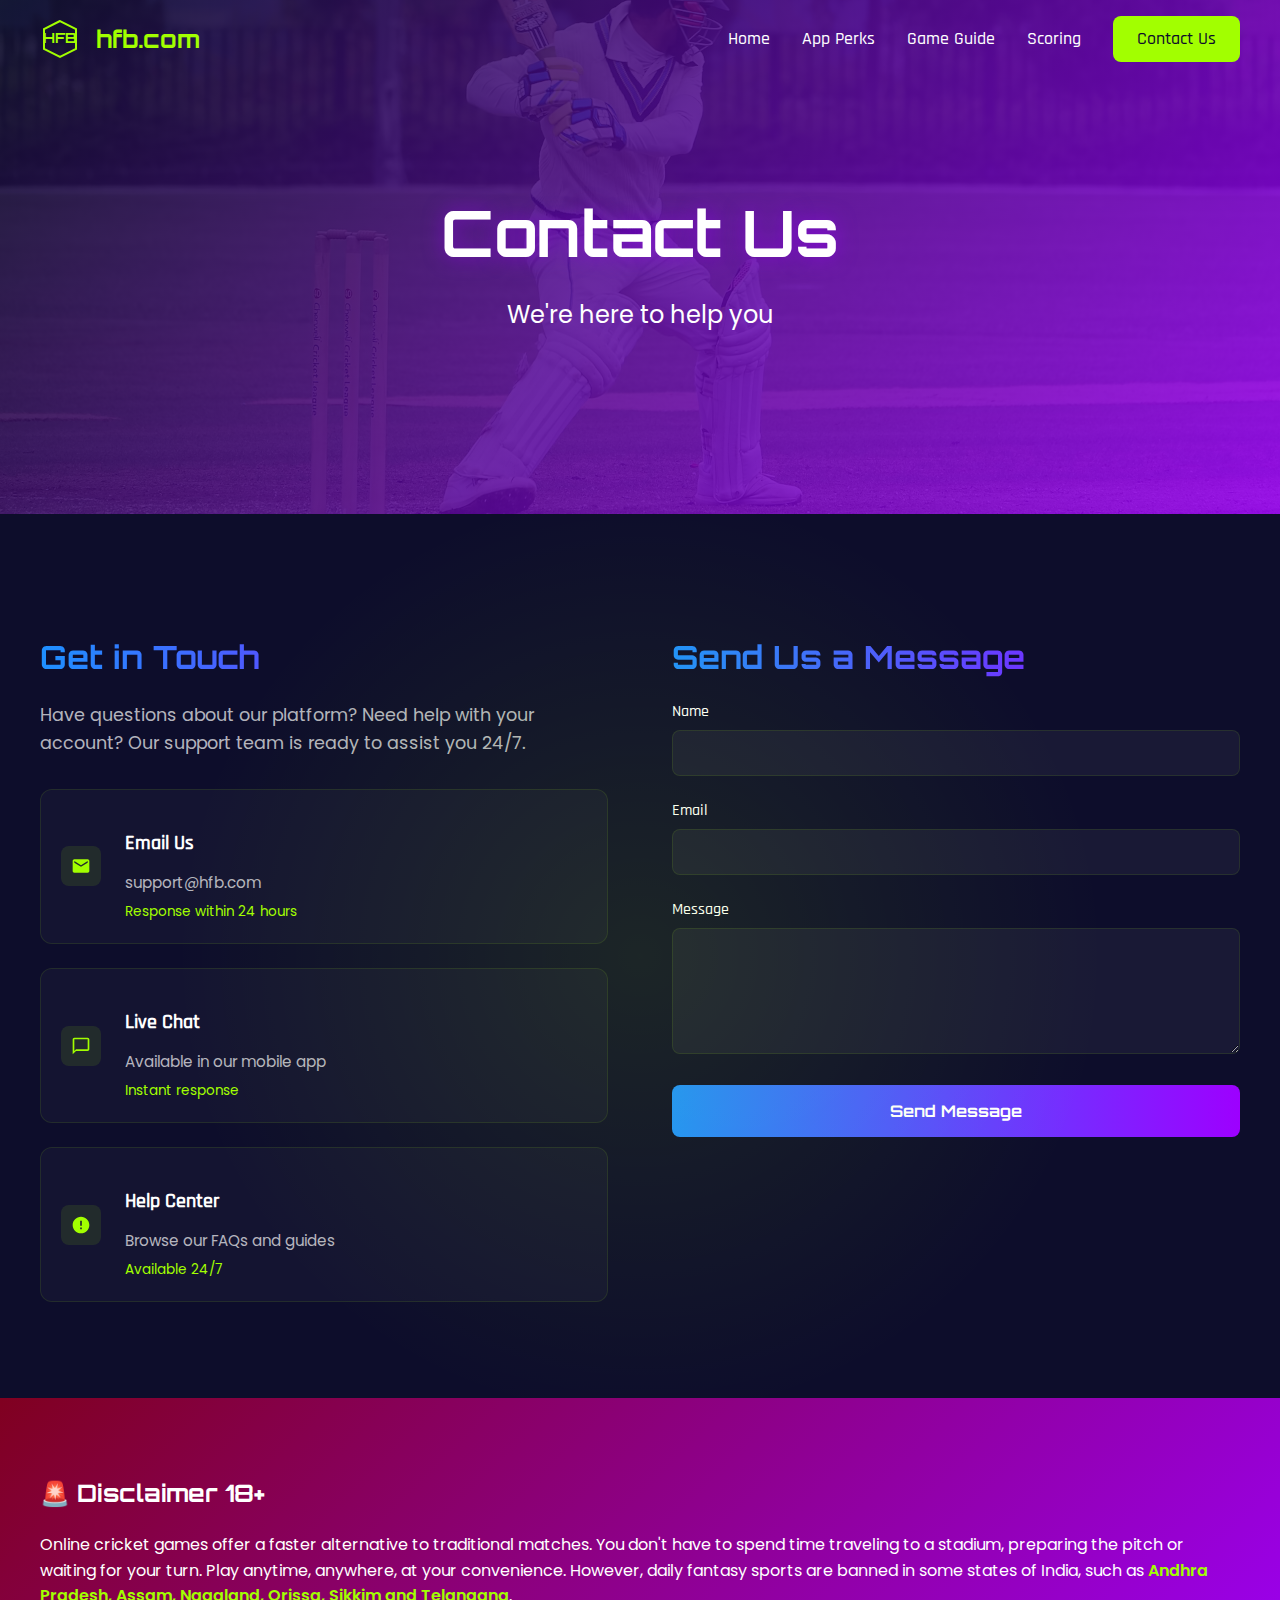
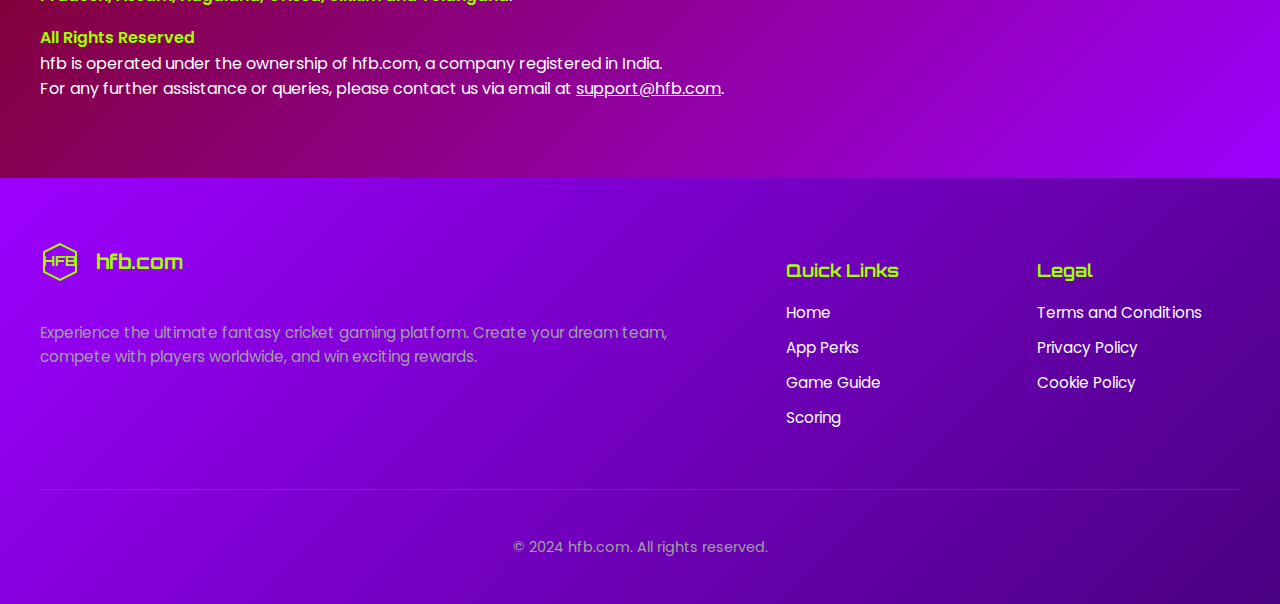
<file: contact/index.html>
<!DOCTYPE html>
<html lang="en" data-astro-cid-sckkx6r4>
	<head>
		<base href="https://ionmax1311.github.io/hfb/" />
		<meta charset="UTF-8" />
		<meta name="viewport" content="width=device-width" />
		<link rel="icon" type="image/svg+xml" href="favicon.svg" />
		<meta
			name="description"
			content="Get in touch with HFB's support team for any questions or assistance."
		/>
		<title>Contact Us - HFB</title>
		<link rel="stylesheet" href="css/app-perks.BAnrxveC.css" />
		<link rel="stylesheet" href="css/contact.CIbYIfyk.css" />
	</head>
	<body data-astro-cid-sckkx6r4>
		<div class="mobile-menu" id="mobileMenu" data-astro-cid-sckkx6r4>
			<button class="close-button" id="closeMenu" data-astro-cid-sckkx6r4>
				<svg
					width="24"
					height="24"
					viewBox="0 0 24 24"
					fill="none"
					xmlns="http://www.w3.org/2000/svg"
					data-astro-cid-sckkx6r4
				>
					<path
						d="M18 6L6 18"
						stroke="#A2FF00"
						stroke-width="2"
						stroke-linecap="round"
						data-astro-cid-sckkx6r4
					></path>
					<path
						d="M6 6L18 18"
						stroke="#A2FF00"
						stroke-width="2"
						stroke-linecap="round"
						data-astro-cid-sckkx6r4
					></path>
				</svg>
			</button>
			<nav class="mobile-nav" data-astro-cid-sckkx6r4>
				<a href="" data-astro-cid-sckkx6r4>Home</a>
				<a href="app-perks" data-astro-cid-sckkx6r4>App Perks</a>
				<a href="game-guide" data-astro-cid-sckkx6r4>Game Guide</a>
				<a href="scoring" data-astro-cid-sckkx6r4>Scoring</a>
				<a href="contact" class="contact-button" data-astro-cid-sckkx6r4
					>Contact Us</a
				>
			</nav>
		</div>
		<header data-astro-cid-sckkx6r4>
			<div class="header-content" data-astro-cid-sckkx6r4>
				<div class="logo-container" data-astro-cid-sckkx6r4>
					<svg
						width="40"
						height="40"
						viewBox="0 0 40 40"
						fill="none"
						xmlns="http://www.w3.org/2000/svg"
						data-astro-cid-sckkx6r4
					>
						<path
							d="M20 2L4 10V30L20 38L36 30V10L20 2Z"
							stroke="#A2FF00"
							stroke-width="2"
							data-astro-cid-sckkx6r4
						></path>
						<text
							x="50%"
							y="50%"
							dominant-baseline="middle"
							text-anchor="middle"
							fill="#A2FF00"
							font-family="Orbitron"
							font-size="14"
							data-astro-cid-sckkx6r4
						>
							HFB
						</text>
					</svg>
					<span class="site-name" data-astro-cid-sckkx6r4
						>hfb.com</span
					>
				</div>
				<nav class="desktop-nav" data-astro-cid-sckkx6r4>
					<a href="" data-astro-cid-sckkx6r4>Home</a>
					<a href="app-perks" data-astro-cid-sckkx6r4>App Perks</a>
					<a href="game-guide" data-astro-cid-sckkx6r4>Game Guide</a>
					<a href="scoring" data-astro-cid-sckkx6r4>Scoring</a>
					<a
						href="contact"
						class="contact-button"
						data-astro-cid-sckkx6r4
						>Contact Us</a
					>
				</nav>
				<button
					class="menu-toggle"
					id="menuToggle"
					data-astro-cid-sckkx6r4
				>
					<span data-astro-cid-sckkx6r4></span>
					<span data-astro-cid-sckkx6r4></span>
					<span data-astro-cid-sckkx6r4></span>
				</button>
			</div>
		</header>
		<main data-astro-cid-sckkx6r4>
			<section class="hero" data-astro-cid-uw5kdbxl>
				<div class="hero-overlay" data-astro-cid-uw5kdbxl></div>
				<div class="hero-content" data-astro-cid-uw5kdbxl>
					<h1 data-astro-cid-uw5kdbxl>Contact Us</h1>
					<p data-astro-cid-uw5kdbxl>We're here to help you</p>
				</div>
			</section>
			<section class="contact" data-astro-cid-uw5kdbxl>
				<div class="container" data-astro-cid-uw5kdbxl>
					<div class="contact-grid" data-astro-cid-uw5kdbxl>
						<div class="contact-info" data-astro-cid-uw5kdbxl>
							<h2 data-astro-cid-uw5kdbxl>Get in Touch</h2>
							<p
								class="contact-description"
								data-astro-cid-uw5kdbxl
							>
								Have questions about our platform? Need help
								with your account? Our support team is ready to
								assist you 24/7.
							</p>
							<div class="support-info" data-astro-cid-uw5kdbxl>
								<div
									class="support-card"
									data-astro-cid-uw5kdbxl
								>
									<div
										class="support-icon"
										data-astro-cid-uw5kdbxl
									>
										<svg
											width="32"
											height="32"
											viewBox="0 0 24 24"
											fill="none"
											xmlns="http://www.w3.org/2000/svg"
											data-astro-cid-uw5kdbxl
										>
											<path
												d="M20 4H4c-1.1 0-1.99.9-1.99 2L2 18c0 1.1.9 2 2 2h16c1.1 0 2-.9 2-2V6c0-1.1-.9-2-2-2zm0 4l-8 5-8-5V6l8 5 8-5v2z"
												fill="currentColor"
												data-astro-cid-uw5kdbxl
											></path>
										</svg>
									</div>
									<div
										class="support-content"
										data-astro-cid-uw5kdbxl
									>
										<h3 data-astro-cid-uw5kdbxl>
											Email Us
										</h3>
										<p data-astro-cid-uw5kdbxl>
											support@hfb.com
										</p>
										<span
											class="response-time"
											data-astro-cid-uw5kdbxl
											>Response within 24 hours</span
										>
									</div>
								</div>
								<div
									class="support-card"
									data-astro-cid-uw5kdbxl
								>
									<div
										class="support-icon"
										data-astro-cid-uw5kdbxl
									>
										<svg
											width="32"
											height="32"
											viewBox="0 0 24 24"
											fill="none"
											xmlns="http://www.w3.org/2000/svg"
											data-astro-cid-uw5kdbxl
										>
											<path
												d="M20 2H4c-1.1 0-2 .9-2 2v18l4-4h14c1.1 0 2-.9 2-2V4c0-1.1-.9-2-2-2zm0 14H6l-2 2V4h16v12z"
												fill="currentColor"
												data-astro-cid-uw5kdbxl
											></path>
										</svg>
									</div>
									<div
										class="support-content"
										data-astro-cid-uw5kdbxl
									>
										<h3 data-astro-cid-uw5kdbxl>
											Live Chat
										</h3>
										<p data-astro-cid-uw5kdbxl>
											Available in our mobile app
										</p>
										<span
											class="response-time"
											data-astro-cid-uw5kdbxl
											>Instant response</span
										>
									</div>
								</div>
								<div
									class="support-card"
									data-astro-cid-uw5kdbxl
								>
									<div
										class="support-icon"
										data-astro-cid-uw5kdbxl
									>
										<svg
											width="32"
											height="32"
											viewBox="0 0 24 24"
											fill="none"
											xmlns="http://www.w3.org/2000/svg"
											data-astro-cid-uw5kdbxl
										>
											<path
												d="M12 2C6.48 2 2 6.48 2 12s4.48 10 10 10 10-4.48 10-10S17.52 2 12 2zm1 15h-2v-2h2v2zm0-4h-2V7h2v6z"
												fill="currentColor"
												data-astro-cid-uw5kdbxl
											></path>
										</svg>
									</div>
									<div
										class="support-content"
										data-astro-cid-uw5kdbxl
									>
										<h3 data-astro-cid-uw5kdbxl>
											Help Center
										</h3>
										<p data-astro-cid-uw5kdbxl>
											Browse our FAQs and guides
										</p>
										<span
											class="response-time"
											data-astro-cid-uw5kdbxl
											>Available 24/7</span
										>
									</div>
								</div>
							</div>
						</div>
						<div class="contact-form" data-astro-cid-uw5kdbxl>
							<h2 data-astro-cid-uw5kdbxl>Send Us a Message</h2>
							<form id="contactForm" data-astro-cid-uw5kdbxl>
								<div class="form-group" data-astro-cid-uw5kdbxl>
									<label for="name" data-astro-cid-uw5kdbxl
										>Name</label
									>
									<input
										type="text"
										id="name"
										name="name"
										required
										data-astro-cid-uw5kdbxl
									/>
								</div>
								<div class="form-group" data-astro-cid-uw5kdbxl>
									<label for="email" data-astro-cid-uw5kdbxl
										>Email</label
									>
									<input
										type="email"
										id="email"
										name="email"
										required
										data-astro-cid-uw5kdbxl
									/>
								</div>
								<div class="form-group" data-astro-cid-uw5kdbxl>
									<label for="message" data-astro-cid-uw5kdbxl
										>Message</label
									>
									<textarea
										id="message"
										name="message"
										rows="5"
										required
										data-astro-cid-uw5kdbxl
									></textarea>
								</div>
								<button
									type="submit"
									class="submit-button"
									data-astro-cid-uw5kdbxl
								>
									Send Message
								</button>
							</form>
							<div
								id="successMessage"
								class="success-message"
								data-astro-cid-uw5kdbxl
							>
								Message sent successfully! We'll get back to you
								soon.
							</div>
						</div>
					</div>
				</div>
			</section>
			<div class="disclaimer" data-astro-cid-uw5kdbxl>
				<div class="disclaimer-content" data-astro-cid-uw5kdbxl>
					<h2 data-astro-cid-uw5kdbxl>🚨 Disclaimer 18+</h2>
					<p data-astro-cid-uw5kdbxl>
						Online cricket games offer a faster alternative to
						traditional matches. You don't have to spend time
						traveling to a stadium, preparing the pitch or waiting
						for your turn. Play anytime, anywhere, at your
						convenience. However, daily fantasy sports are banned in
						some states of India, such as
						<strong data-astro-cid-uw5kdbxl
							>Andhra Pradesh, Assam, Nagaland, Orissa, Sikkim and
							Telangana</strong
						>.
					</p>
					<p data-astro-cid-uw5kdbxl>
						<strong data-astro-cid-uw5kdbxl
							>All Rights Reserved</strong
						><br data-astro-cid-uw5kdbxl />
						hfb is operated under the ownership of hfb.com, a
						company registered in India.<br
							data-astro-cid-uw5kdbxl
						/>
						For any further assistance or queries, please contact us
						via email at
						<a href="mailto:support@hfb.com" data-astro-cid-uw5kdbxl
							>support@hfb.com</a
						>.
					</p>
				</div>
			</div>
		</main>
		<footer data-astro-cid-sckkx6r4>
			<div class="footer-content" data-astro-cid-sckkx6r4>
				<div class="footer-main" data-astro-cid-sckkx6r4>
					<div class="footer-logo" data-astro-cid-sckkx6r4>
						<div class="logo-container" data-astro-cid-sckkx6r4>
							<svg
								width="40"
								height="40"
								viewBox="0 0 40 40"
								fill="none"
								xmlns="http://www.w3.org/2000/svg"
								data-astro-cid-sckkx6r4
							>
								<path
									d="M20 2L4 10V30L20 38L36 30V10L20 2Z"
									stroke="#A2FF00"
									stroke-width="2"
									data-astro-cid-sckkx6r4
								></path>
								<text
									x="50%"
									y="50%"
									dominant-baseline="middle"
									text-anchor="middle"
									fill="#A2FF00"
									font-family="Orbitron"
									font-size="14"
									data-astro-cid-sckkx6r4
								>
									HFB
								</text>
							</svg>
							<span
								class="footer-site-name"
								data-astro-cid-sckkx6r4
								>hfb.com</span
							>
						</div>
						<p class="footer-description" data-astro-cid-sckkx6r4>
							Experience the ultimate fantasy cricket gaming
							platform. Create your dream team, compete with
							players worldwide, and win exciting rewards.
						</p>
					</div>
					<div class="footer-links" data-astro-cid-sckkx6r4>
						<div class="footer-column" data-astro-cid-sckkx6r4>
							<h3 data-astro-cid-sckkx6r4>Quick Links</h3>
							<a href="" data-astro-cid-sckkx6r4>Home</a>
							<a href="app-perks" data-astro-cid-sckkx6r4
								>App Perks</a
							>
							<a href="game-guide" data-astro-cid-sckkx6r4
								>Game Guide</a
							>
							<a href="scoring" data-astro-cid-sckkx6r4
								>Scoring</a
							>
						</div>
						<div class="footer-column" data-astro-cid-sckkx6r4>
							<h3 data-astro-cid-sckkx6r4>Legal</h3>
							<a href="terms" data-astro-cid-sckkx6r4
								>Terms and Conditions</a
							>
							<a href="privacy" data-astro-cid-sckkx6r4
								>Privacy Policy</a
							>
							<a href="cookies" data-astro-cid-sckkx6r4
								>Cookie Policy</a
							>
						</div>
					</div>
				</div>
				<div class="footer-bottom" data-astro-cid-sckkx6r4>
					<p class="copyright" data-astro-cid-sckkx6r4>
						© 2024 hfb.com. All rights reserved.
					</p>
				</div>
			</div>
		</footer>
		<script type="module">
			const t = document.getElementById("menuToggle"),
				e = document.getElementById("mobileMenu"),
				n = document.getElementById("closeMenu");
			t?.addEventListener("click", () => {
				e?.classList.toggle("active"),
					(document.body.style.overflow = e?.classList.contains(
						"active",
					)
						? "hidden"
						: "");
			});
			n?.addEventListener("click", () => {
				e?.classList.remove("active"),
					(document.body.style.overflow = "");
			});
		</script>
	</body>
</html>
<script type="module">
	const e = document.getElementById("contactForm"),
		s = document.getElementById("successMessage");
	e?.addEventListener("submit", (t) => {
		t.preventDefault(),
			s?.classList.add("show"),
			e.reset(),
			setTimeout(() => {
				s?.classList.remove("show");
			}, 5e3);
	});
</script>
</file>
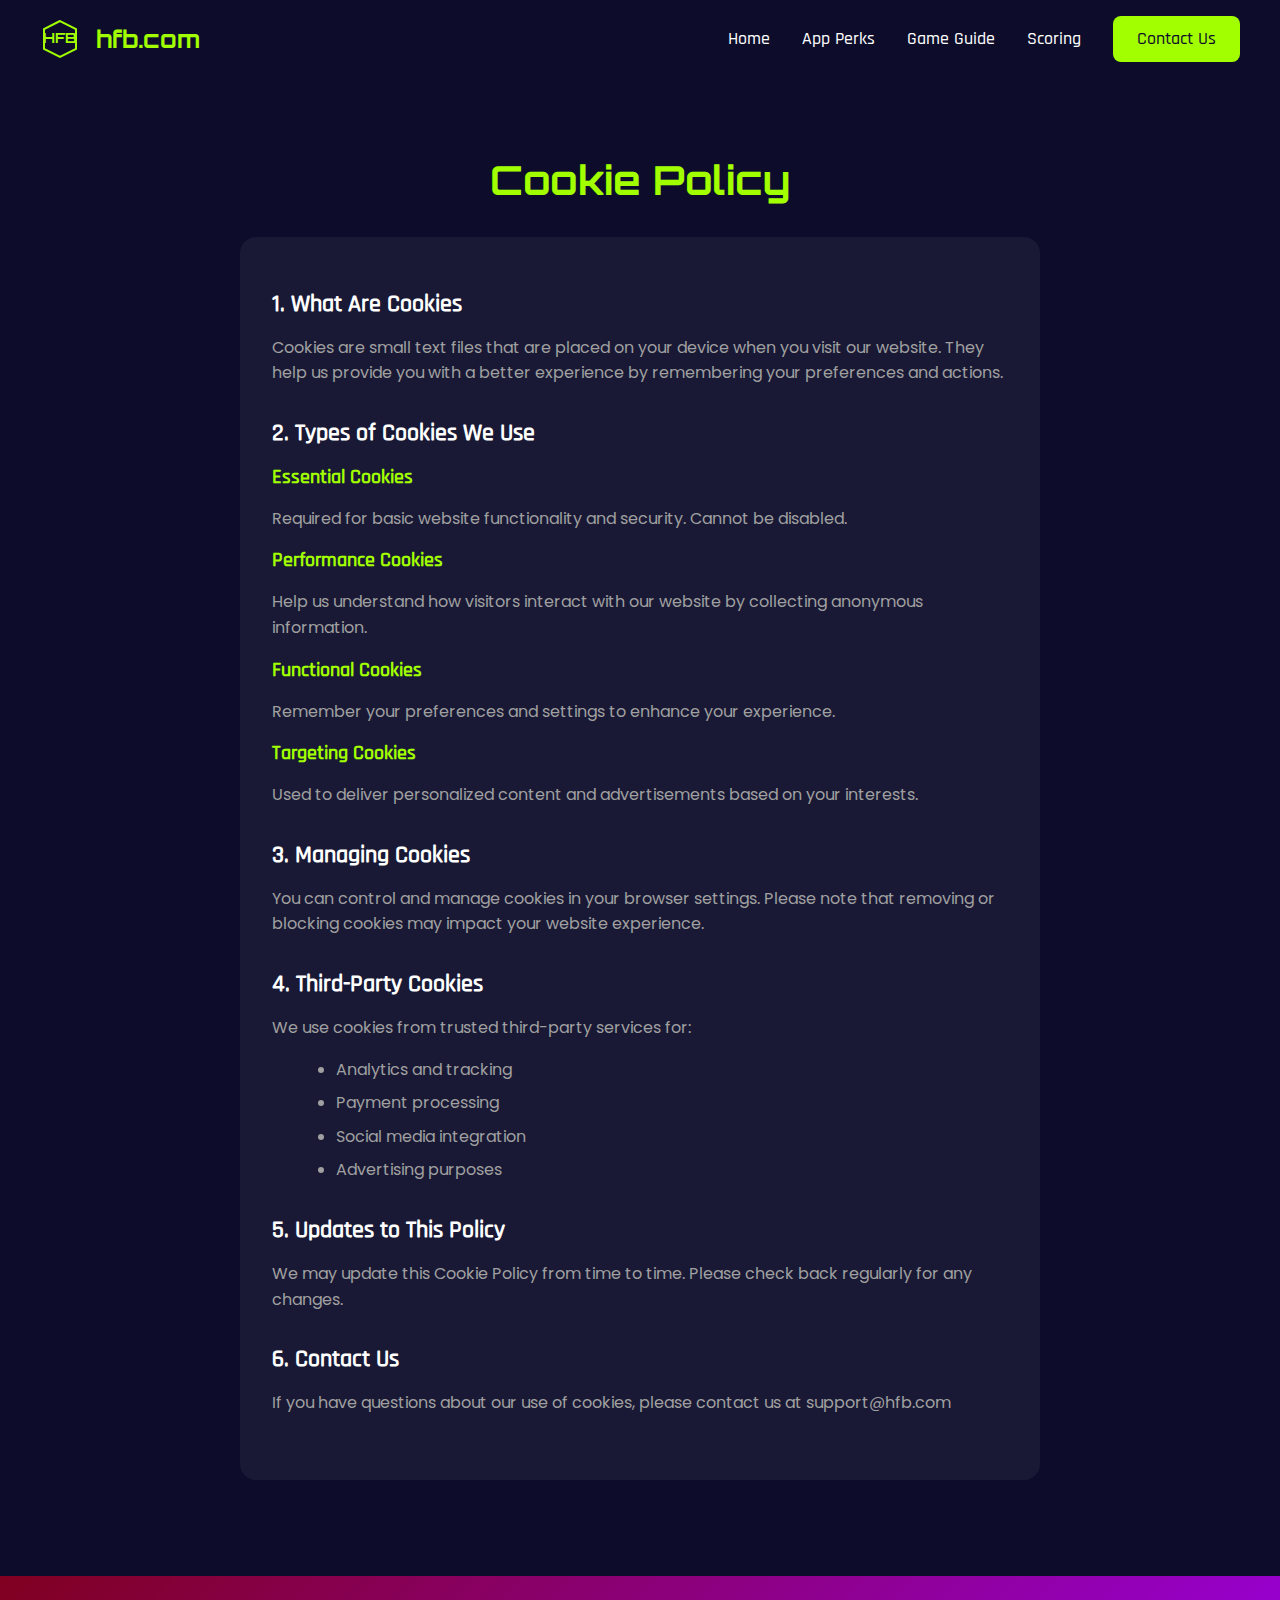
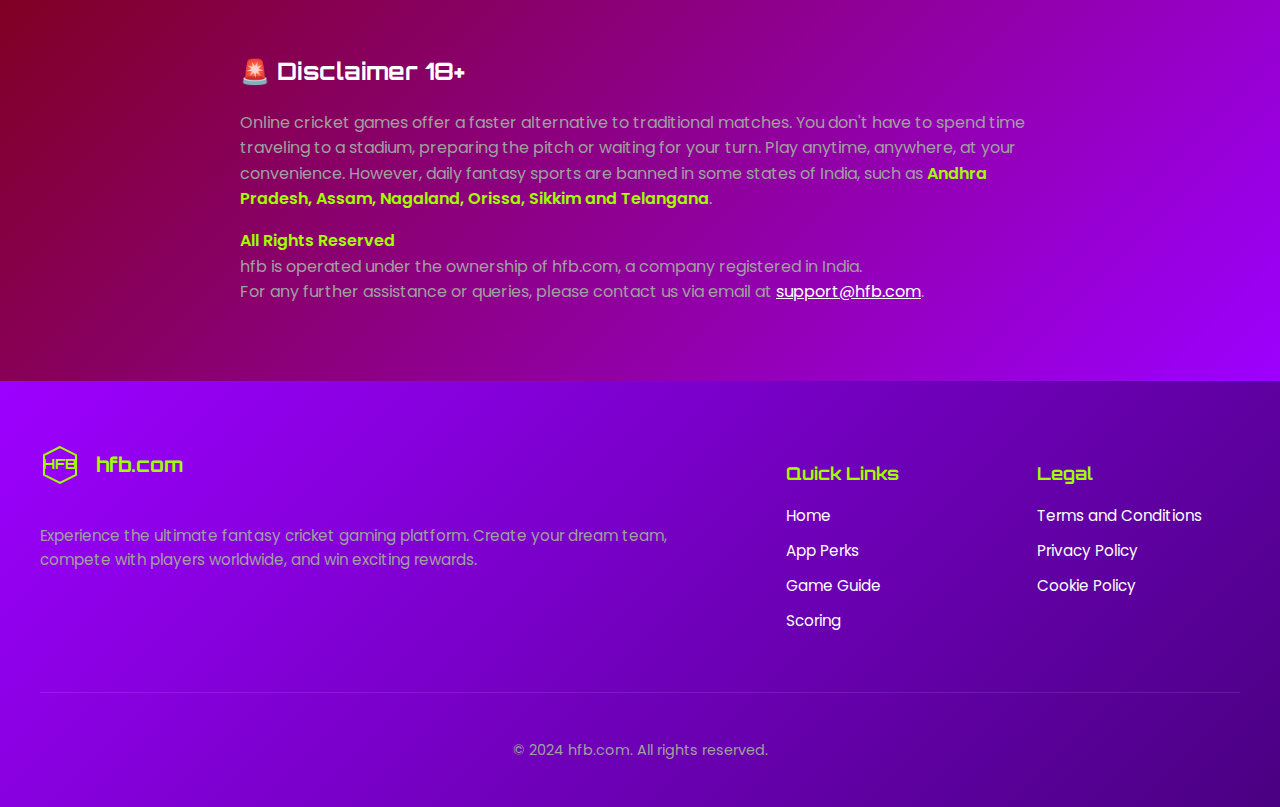
<file: cookies/index.html>
<!DOCTYPE html>
<html lang="en" data-astro-cid-sckkx6r4>
	<head>
		<base href="https://ionmax1311.github.io/hfb/" />
		<meta charset="UTF-8" />
		<meta name="viewport" content="width=device-width" />
		<link rel="icon" type="image/svg+xml" href="/favicon.svg" />
		<meta
			name="description"
			content="Cookie policy and usage information for HFB's online cricket gaming platform."
		/>
		<title>Cookie Policy - HFB</title>
		<link rel="stylesheet" href="/css/app-perks.BAnrxveC.css" />
		<style>
			.legal[data-astro-cid-6xh23lug] {
				padding: 8rem 0 4rem;
				background: var(--color-navy);
			}
			.container[data-astro-cid-6xh23lug] {
				max-width: 800px;
				margin: 0 auto;
				padding: 0 1rem;
			}
			h1[data-astro-cid-6xh23lug] {
				font-family: Orbitron, sans-serif;
				font-size: 2.5rem;
				margin-bottom: 2rem;
				color: var(--color-lime);
				text-align: center;
			}
			.content[data-astro-cid-6xh23lug] {
				background: #ffffff0d;
				border-radius: 16px;
				padding: 2rem;
			}
			section[data-astro-cid-6xh23lug] {
				margin-bottom: 2rem;
			}
			h2[data-astro-cid-6xh23lug] {
				font-family: Rajdhani, sans-serif;
				font-size: 1.5rem;
				color: #fff;
				margin-bottom: 1rem;
			}
			h3[data-astro-cid-6xh23lug] {
				font-family: Rajdhani, sans-serif;
				font-size: 1.25rem;
				color: var(--color-lime);
				margin: 1rem 0 0.5rem;
			}
			p[data-astro-cid-6xh23lug] {
				color: #a0a0a0;
				line-height: 1.6;
				margin-bottom: 1rem;
			}
			ul[data-astro-cid-6xh23lug] {
				color: #a0a0a0;
				margin-left: 1.5rem;
				margin-bottom: 1rem;
			}
			li[data-astro-cid-6xh23lug] {
				margin-bottom: 0.5rem;
				line-height: 1.6;
			}
			.disclaimer[data-astro-cid-6xh23lug] {
				background: linear-gradient(
					135deg,
					#800020,
					var(--color-purple)
				);
				padding: 40px 0;
			}
			.disclaimer-content[data-astro-cid-6xh23lug] {
				max-width: 800px;
				margin: 0 auto;
				padding: 20px;
			}
			.disclaimer[data-astro-cid-6xh23lug] h2[data-astro-cid-6xh23lug] {
				font-family: Orbitron, sans-serif;
				margin-bottom: 1.5rem;
				color: #fff;
			}
			.disclaimer[data-astro-cid-6xh23lug] p[data-astro-cid-6xh23lug] {
				margin-bottom: 1rem;
				line-height: 1.6;
			}
			.disclaimer[data-astro-cid-6xh23lug]
				strong[data-astro-cid-6xh23lug] {
				color: var(--color-lime);
			}
			.disclaimer[data-astro-cid-6xh23lug] a[data-astro-cid-6xh23lug] {
				color: #fff;
				text-decoration: underline;
			}
		</style>
	</head>
	<body data-astro-cid-sckkx6r4>
		<div class="mobile-menu" id="mobileMenu" data-astro-cid-sckkx6r4>
			<button class="close-button" id="closeMenu" data-astro-cid-sckkx6r4>
				<svg
					width="24"
					height="24"
					viewBox="0 0 24 24"
					fill="none"
					xmlns="http://www.w3.org/2000/svg"
					data-astro-cid-sckkx6r4
				>
					<path
						d="M18 6L6 18"
						stroke="#A2FF00"
						stroke-width="2"
						stroke-linecap="round"
						data-astro-cid-sckkx6r4
					></path>
					<path
						d="M6 6L18 18"
						stroke="#A2FF00"
						stroke-width="2"
						stroke-linecap="round"
						data-astro-cid-sckkx6r4
					></path>
				</svg>
			</button>
			<nav class="mobile-nav" data-astro-cid-sckkx6r4>
				<a href="/" data-astro-cid-sckkx6r4>Home</a>
				<a href="/app-perks" data-astro-cid-sckkx6r4>App Perks</a>
				<a href="/game-guide" data-astro-cid-sckkx6r4>Game Guide</a>
				<a href="/scoring" data-astro-cid-sckkx6r4>Scoring</a>
				<a
					href="/contact"
					class="contact-button"
					data-astro-cid-sckkx6r4
					>Contact Us</a
				>
			</nav>
		</div>
		<header data-astro-cid-sckkx6r4>
			<div class="header-content" data-astro-cid-sckkx6r4>
				<div class="logo-container" data-astro-cid-sckkx6r4>
					<svg
						width="40"
						height="40"
						viewBox="0 0 40 40"
						fill="none"
						xmlns="http://www.w3.org/2000/svg"
						data-astro-cid-sckkx6r4
					>
						<path
							d="M20 2L4 10V30L20 38L36 30V10L20 2Z"
							stroke="#A2FF00"
							stroke-width="2"
							data-astro-cid-sckkx6r4
						></path>
						<text
							x="50%"
							y="50%"
							dominant-baseline="middle"
							text-anchor="middle"
							fill="#A2FF00"
							font-family="Orbitron"
							font-size="14"
							data-astro-cid-sckkx6r4
						>
							HFB
						</text>
					</svg>
					<span class="site-name" data-astro-cid-sckkx6r4
						>hfb.com</span
					>
				</div>
				<nav class="desktop-nav" data-astro-cid-sckkx6r4>
					<a href="/" data-astro-cid-sckkx6r4>Home</a>
					<a href="/app-perks" data-astro-cid-sckkx6r4>App Perks</a>
					<a href="/game-guide" data-astro-cid-sckkx6r4>Game Guide</a>
					<a href="/scoring" data-astro-cid-sckkx6r4>Scoring</a>
					<a
						href="/contact"
						class="contact-button"
						data-astro-cid-sckkx6r4
						>Contact Us</a
					>
				</nav>
				<button
					class="menu-toggle"
					id="menuToggle"
					data-astro-cid-sckkx6r4
				>
					<span data-astro-cid-sckkx6r4></span>
					<span data-astro-cid-sckkx6r4></span>
					<span data-astro-cid-sckkx6r4></span>
				</button>
			</div>
		</header>
		<main data-astro-cid-sckkx6r4>
			<section class="legal" data-astro-cid-6xh23lug>
				<div class="container" data-astro-cid-6xh23lug>
					<h1 data-astro-cid-6xh23lug>Cookie Policy</h1>
					<div class="content" data-astro-cid-6xh23lug>
						<section data-astro-cid-6xh23lug>
							<h2 data-astro-cid-6xh23lug>1. What Are Cookies</h2>
							<p data-astro-cid-6xh23lug>
								Cookies are small text files that are placed on
								your device when you visit our website. They
								help us provide you with a better experience by
								remembering your preferences and actions.
							</p>
						</section>
						<section data-astro-cid-6xh23lug>
							<h2 data-astro-cid-6xh23lug>
								2. Types of Cookies We Use
							</h2>
							<h3 data-astro-cid-6xh23lug>Essential Cookies</h3>
							<p data-astro-cid-6xh23lug>
								Required for basic website functionality and
								security. Cannot be disabled.
							</p>
							<h3 data-astro-cid-6xh23lug>Performance Cookies</h3>
							<p data-astro-cid-6xh23lug>
								Help us understand how visitors interact with
								our website by collecting anonymous information.
							</p>
							<h3 data-astro-cid-6xh23lug>Functional Cookies</h3>
							<p data-astro-cid-6xh23lug>
								Remember your preferences and settings to
								enhance your experience.
							</p>
							<h3 data-astro-cid-6xh23lug>Targeting Cookies</h3>
							<p data-astro-cid-6xh23lug>
								Used to deliver personalized content and
								advertisements based on your interests.
							</p>
						</section>
						<section data-astro-cid-6xh23lug>
							<h2 data-astro-cid-6xh23lug>3. Managing Cookies</h2>
							<p data-astro-cid-6xh23lug>
								You can control and manage cookies in your
								browser settings. Please note that removing or
								blocking cookies may impact your website
								experience.
							</p>
						</section>
						<section data-astro-cid-6xh23lug>
							<h2 data-astro-cid-6xh23lug>
								4. Third-Party Cookies
							</h2>
							<p data-astro-cid-6xh23lug>
								We use cookies from trusted third-party services
								for:
							</p>
							<ul data-astro-cid-6xh23lug>
								<li data-astro-cid-6xh23lug>
									Analytics and tracking
								</li>
								<li data-astro-cid-6xh23lug>
									Payment processing
								</li>
								<li data-astro-cid-6xh23lug>
									Social media integration
								</li>
								<li data-astro-cid-6xh23lug>
									Advertising purposes
								</li>
							</ul>
						</section>
						<section data-astro-cid-6xh23lug>
							<h2 data-astro-cid-6xh23lug>
								5. Updates to This Policy
							</h2>
							<p data-astro-cid-6xh23lug>
								We may update this Cookie Policy from time to
								time. Please check back regularly for any
								changes.
							</p>
						</section>
						<section data-astro-cid-6xh23lug>
							<h2 data-astro-cid-6xh23lug>6. Contact Us</h2>
							<p data-astro-cid-6xh23lug>
								If you have questions about our use of cookies,
								please contact us at support@hfb.com
							</p>
						</section>
					</div>
				</div>
			</section>
			<div class="disclaimer" data-astro-cid-6xh23lug>
				<div class="disclaimer-content" data-astro-cid-6xh23lug>
					<h2 data-astro-cid-6xh23lug>🚨 Disclaimer 18+</h2>
					<p data-astro-cid-6xh23lug>
						Online cricket games offer a faster alternative to
						traditional matches. You don't have to spend time
						traveling to a stadium, preparing the pitch or waiting
						for your turn. Play anytime, anywhere, at your
						convenience. However, daily fantasy sports are banned in
						some states of India, such as
						<strong data-astro-cid-6xh23lug
							>Andhra Pradesh, Assam, Nagaland, Orissa, Sikkim and
							Telangana</strong
						>.
					</p>
					<p data-astro-cid-6xh23lug>
						<strong data-astro-cid-6xh23lug
							>All Rights Reserved</strong
						><br data-astro-cid-6xh23lug />
						hfb is operated under the ownership of hfb.com, a
						company registered in India.<br
							data-astro-cid-6xh23lug
						/>
						For any further assistance or queries, please contact us
						via email at
						<a href="mailto:support@hfb.com" data-astro-cid-6xh23lug
							>support@hfb.com</a
						>.
					</p>
				</div>
			</div>
		</main>
		<footer data-astro-cid-sckkx6r4>
			<div class="footer-content" data-astro-cid-sckkx6r4>
				<div class="footer-main" data-astro-cid-sckkx6r4>
					<div class="footer-logo" data-astro-cid-sckkx6r4>
						<div class="logo-container" data-astro-cid-sckkx6r4>
							<svg
								width="40"
								height="40"
								viewBox="0 0 40 40"
								fill="none"
								xmlns="http://www.w3.org/2000/svg"
								data-astro-cid-sckkx6r4
							>
								<path
									d="M20 2L4 10V30L20 38L36 30V10L20 2Z"
									stroke="#A2FF00"
									stroke-width="2"
									data-astro-cid-sckkx6r4
								></path>
								<text
									x="50%"
									y="50%"
									dominant-baseline="middle"
									text-anchor="middle"
									fill="#A2FF00"
									font-family="Orbitron"
									font-size="14"
									data-astro-cid-sckkx6r4
								>
									HFB
								</text>
							</svg>
							<span
								class="footer-site-name"
								data-astro-cid-sckkx6r4
								>hfb.com</span
							>
						</div>
						<p class="footer-description" data-astro-cid-sckkx6r4>
							Experience the ultimate fantasy cricket gaming
							platform. Create your dream team, compete with
							players worldwide, and win exciting rewards.
						</p>
					</div>
					<div class="footer-links" data-astro-cid-sckkx6r4>
						<div class="footer-column" data-astro-cid-sckkx6r4>
							<h3 data-astro-cid-sckkx6r4>Quick Links</h3>
							<a href="/" data-astro-cid-sckkx6r4>Home</a>
							<a href="/app-perks" data-astro-cid-sckkx6r4
								>App Perks</a
							>
							<a href="/game-guide" data-astro-cid-sckkx6r4
								>Game Guide</a
							>
							<a href="/scoring" data-astro-cid-sckkx6r4
								>Scoring</a
							>
						</div>
						<div class="footer-column" data-astro-cid-sckkx6r4>
							<h3 data-astro-cid-sckkx6r4>Legal</h3>
							<a href="/terms" data-astro-cid-sckkx6r4
								>Terms and Conditions</a
							>
							<a href="/privacy" data-astro-cid-sckkx6r4
								>Privacy Policy</a
							>
							<a href="/cookies" data-astro-cid-sckkx6r4
								>Cookie Policy</a
							>
						</div>
					</div>
				</div>
				<div class="footer-bottom" data-astro-cid-sckkx6r4>
					<p class="copyright" data-astro-cid-sckkx6r4>
						© 2024 hfb.com. All rights reserved.
					</p>
				</div>
			</div>
		</footer>
		<script type="module">
			const t = document.getElementById("menuToggle"),
				e = document.getElementById("mobileMenu"),
				n = document.getElementById("closeMenu");
			t?.addEventListener("click", () => {
				e?.classList.toggle("active"),
					(document.body.style.overflow = e?.classList.contains(
						"active",
					)
						? "hidden"
						: "");
			});
			n?.addEventListener("click", () => {
				e?.classList.remove("active"),
					(document.body.style.overflow = "");
			});
		</script>
	</body>
</html>
</file>
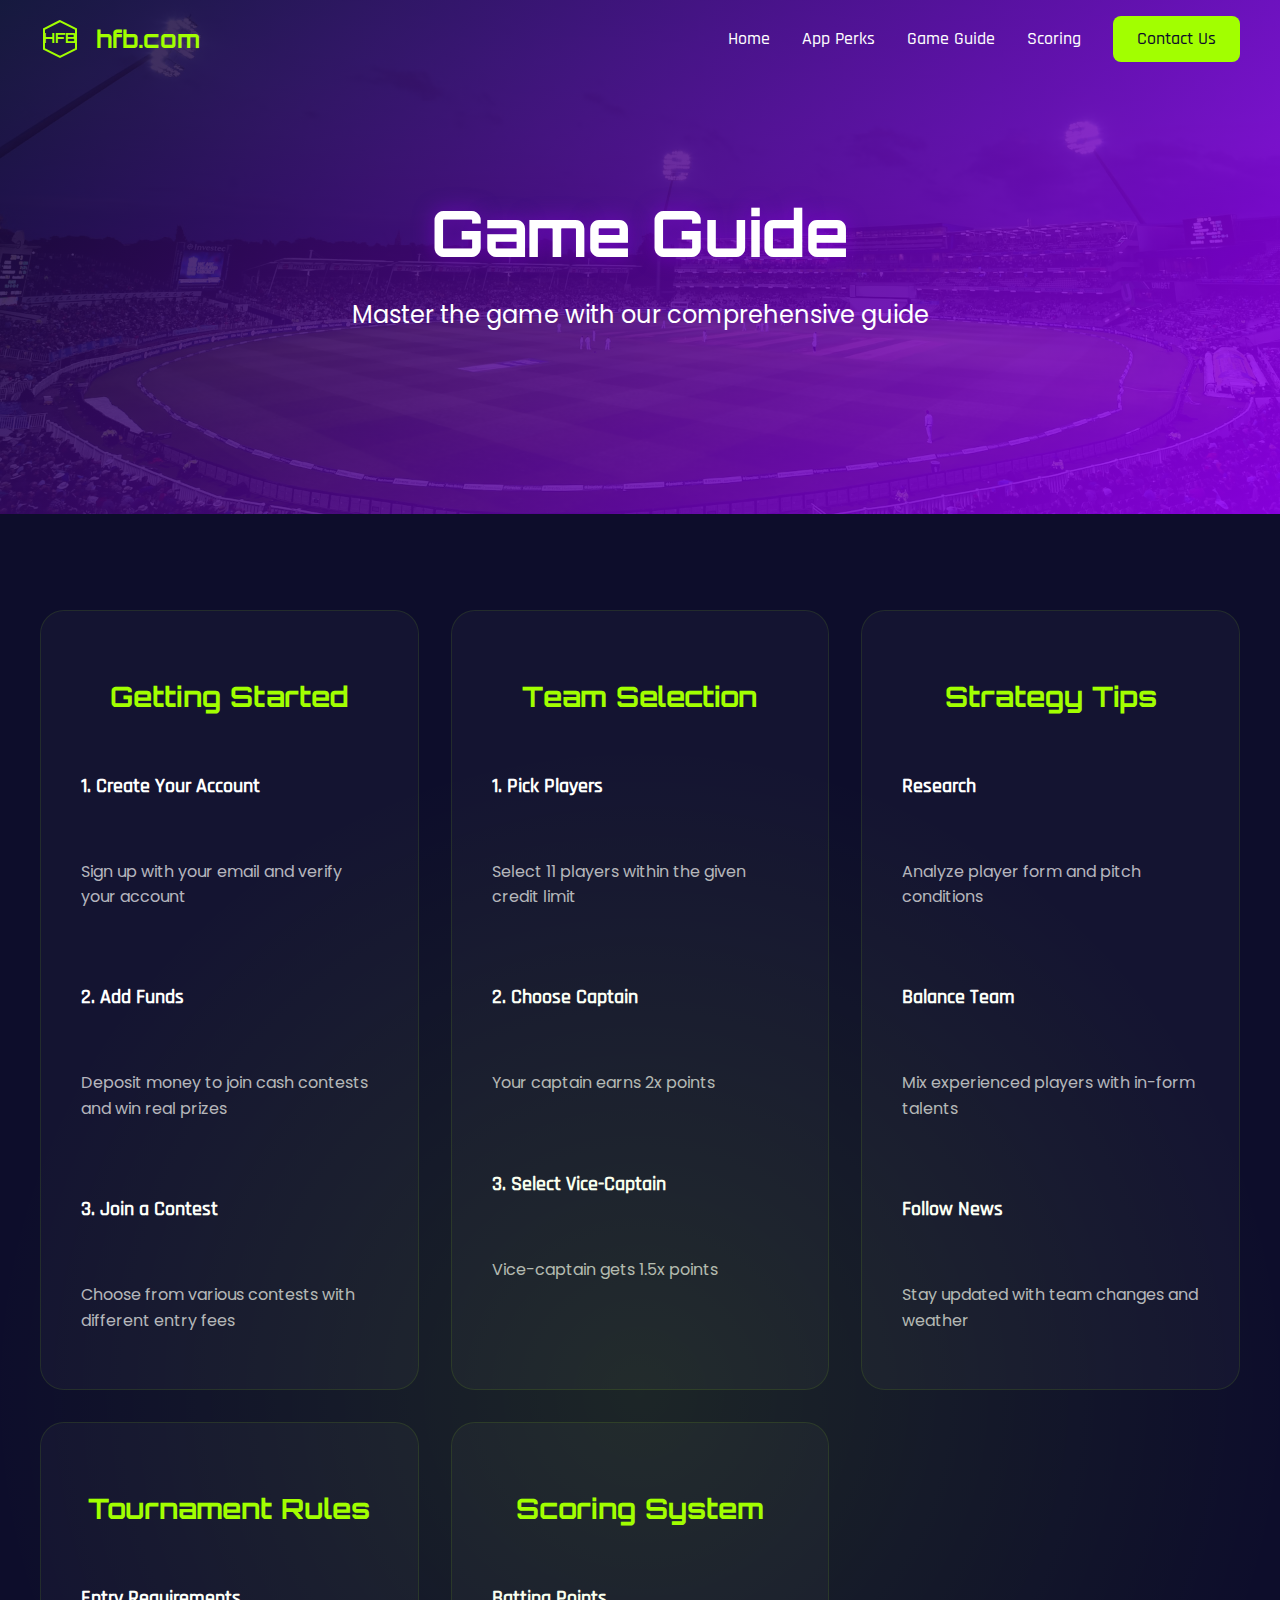
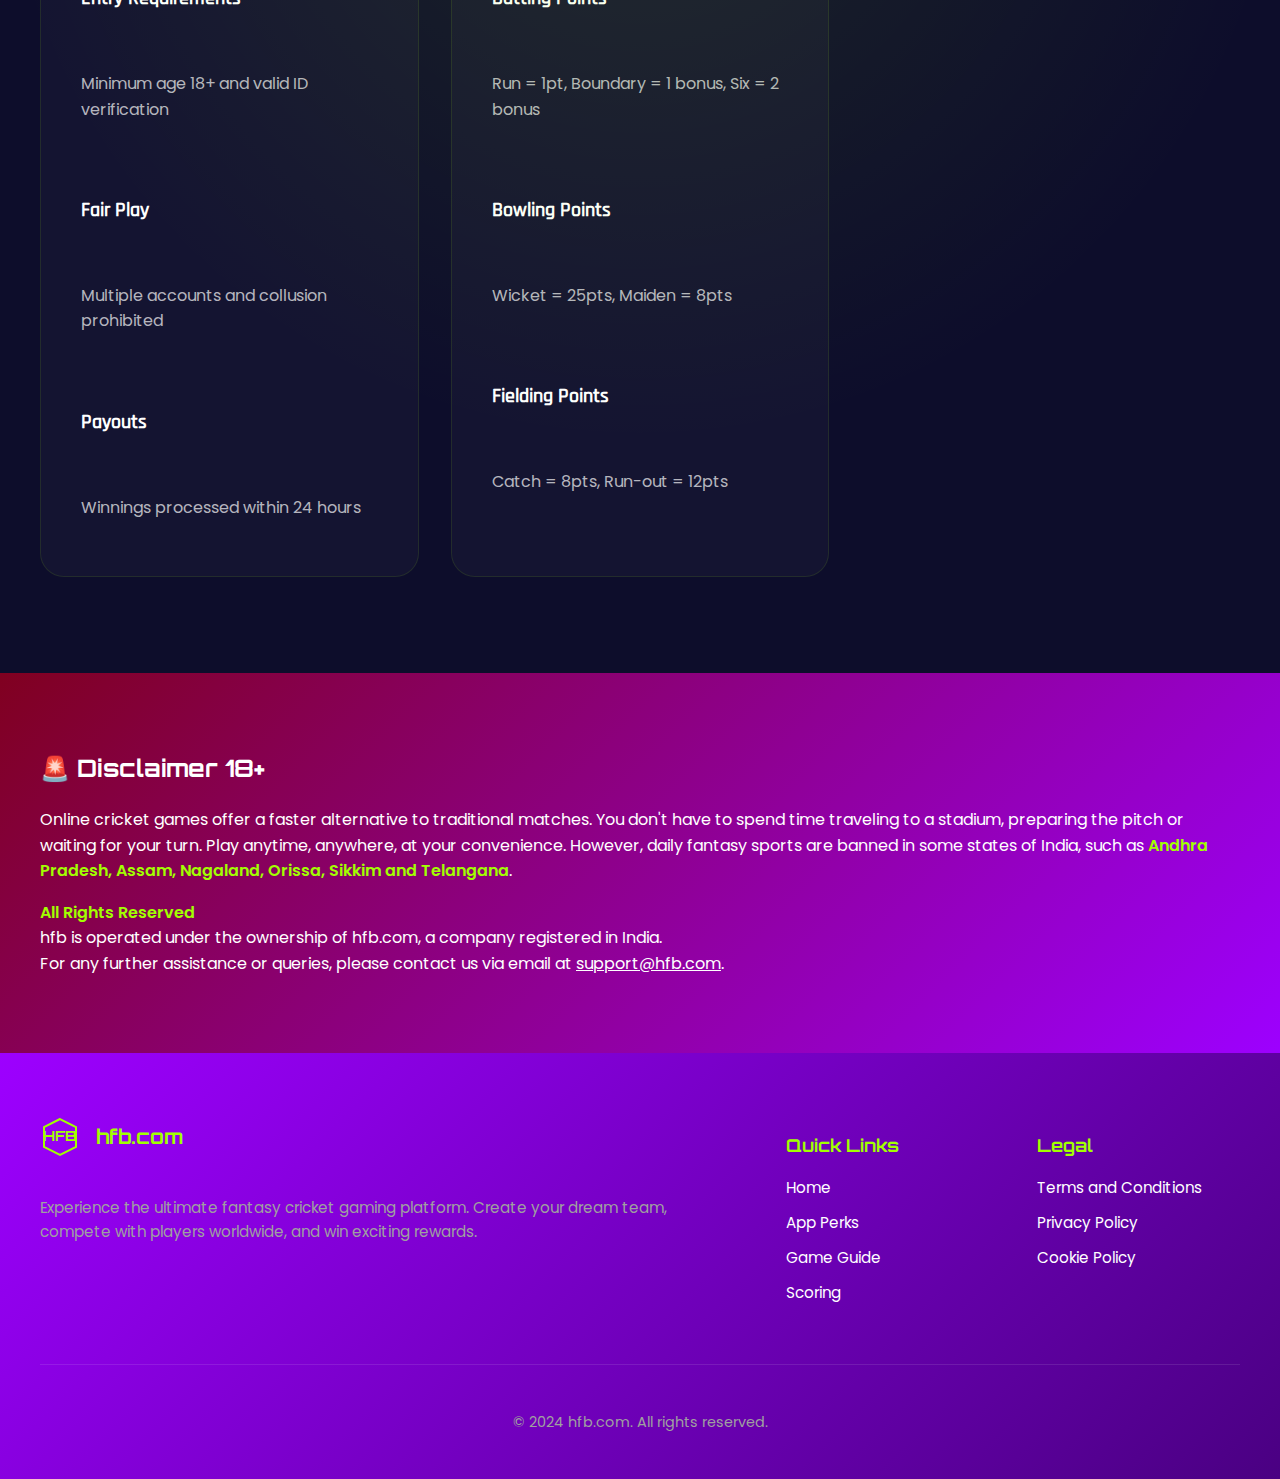
<file: game-guide/index.html>
<!DOCTYPE html>
<html lang="en" data-astro-cid-sckkx6r4>
	<head>
		<base href="https://ionmax1311.github.io/hfb/" />
		<meta charset="UTF-8" />
		<meta name="viewport" content="width=device-width" />
		<link rel="icon" type="image/svg+xml" href="/favicon.svg" />
		<meta
			name="description"
			content="Learn how to play and win in HFB's online cricket games with our comprehensive game guide."
		/>
		<title>Game Guide - HFB</title>
		<link rel="stylesheet" href="/css/app-perks.BAnrxveC.css" />
		<style>
			.hero[data-astro-cid-n52yixdx] {
				height: 50vh;
				position: relative;
				display: flex;
				align-items: center;
				justify-content: center;
				text-align: center;
				padding: 2rem;
				overflow: hidden;
				background-image: url(/images/bg.jpg);
				background-size: cover;
				background-position: center;
			}
			.hero-overlay[data-astro-cid-n52yixdx] {
				position: absolute;
				top: 0;
				left: 0;
				width: 100%;
				height: 100%;
				background: linear-gradient(135deg, #0d0d2bd9, #9d00ffd9);
			}
			.hero-content[data-astro-cid-n52yixdx] {
				position: relative;
				z-index: 2;
				max-width: 800px;
			}
			.hero[data-astro-cid-n52yixdx] h1[data-astro-cid-n52yixdx] {
				font-family: Orbitron, sans-serif;
				font-size: clamp(2.5rem, 5vw, 4rem);
				margin-bottom: 1rem;
				color: #fff;
				text-shadow: 0 0 20px rgba(158, 0, 255, 0.5);
			}
			.hero[data-astro-cid-n52yixdx] p[data-astro-cid-n52yixdx] {
				font-size: clamp(1.1rem, 2vw, 1.5rem);
				margin-bottom: 2rem;
				color: #fff;
			}
			.container[data-astro-cid-n52yixdx] {
				max-width: 1200px;
				margin: 0 auto;
				padding: 0 1rem;
			}
			.guide[data-astro-cid-n52yixdx] {
				padding: 6rem 0;
				background: var(--color-navy);
				position: relative;
				overflow: hidden;
			}
			.guide[data-astro-cid-n52yixdx]:before {
				content: "";
				position: absolute;
				top: 0;
				left: 0;
				width: 100%;
				height: 100%;
				background: radial-gradient(
					circle at 50% 50%,
					rgba(162, 255, 0, 0.1) 0%,
					transparent 60%
				);
				pointer-events: none;
			}
			.guide-grid[data-astro-cid-n52yixdx] {
				display: grid;
				grid-template-columns: repeat(auto-fit, minmax(280px, 1fr));
				gap: 2rem;
			}
			.guide-card[data-astro-cid-n52yixdx] {
				background: #ffffff08;
				border-radius: 24px;
				padding: 2.5rem;
				border: 1px solid rgba(162, 255, 0, 0.1);
				transition: all 0.3s ease;
			}
			.guide-card[data-astro-cid-n52yixdx]:hover {
				transform: translateY(-10px);
				border-color: #a2ff0033;
				box-shadow: 0 10px 30px #a2ff000d;
			}
			.guide-card[data-astro-cid-n52yixdx] h3[data-astro-cid-n52yixdx] {
				font-family: Orbitron, sans-serif;
				font-size: 1.75rem;
				color: var(--color-lime);
				margin-bottom: 2rem;
				text-align: center;
			}
			.guide-content[data-astro-cid-n52yixdx] {
				display: grid;
				gap: 2rem;
			}
			.guide-content[data-astro-cid-n52yixdx]
				h4[data-astro-cid-n52yixdx] {
				font-family: Rajdhani, sans-serif;
				font-size: 1.25rem;
				color: #fff;
				margin-bottom: 0.75rem;
			}
			.guide-content[data-astro-cid-n52yixdx] p[data-astro-cid-n52yixdx] {
				color: #ffffffb3;
				line-height: 1.6;
			}
			.disclaimer[data-astro-cid-n52yixdx] {
				background: linear-gradient(
					135deg,
					#800020,
					var(--color-purple)
				);
				padding: 40px 0;
			}
			.disclaimer-content[data-astro-cid-n52yixdx] {
				max-width: 1200px;
				margin: 0 auto;
				padding: 20px;
			}
			.disclaimer[data-astro-cid-n52yixdx] h2[data-astro-cid-n52yixdx] {
				font-family: Orbitron, sans-serif;
				margin-bottom: 1.5rem;
				color: #fff;
			}
			.disclaimer[data-astro-cid-n52yixdx] p[data-astro-cid-n52yixdx] {
				margin-bottom: 1rem;
				line-height: 1.6;
			}
			.disclaimer[data-astro-cid-n52yixdx]
				strong[data-astro-cid-n52yixdx] {
				color: var(--color-lime);
			}
			.disclaimer[data-astro-cid-n52yixdx] a[data-astro-cid-n52yixdx] {
				color: #fff;
				text-decoration: underline;
			}
			@media (max-width: 1024px) {
				.guide-grid[data-astro-cid-n52yixdx] {
					grid-template-columns: repeat(auto-fit, minmax(280px, 1fr));
				}
			}
			@media (max-width: 768px) {
				.guide-card[data-astro-cid-n52yixdx] {
					padding: 2rem;
				}
				.guide-card[data-astro-cid-n52yixdx]
					h3[data-astro-cid-n52yixdx] {
					font-size: 1.5rem;
					margin-bottom: 1.5rem;
				}
				.guide-content[data-astro-cid-n52yixdx] {
					gap: 1.5rem;
				}
			}
		</style>
	</head>
	<body data-astro-cid-sckkx6r4>
		<div class="mobile-menu" id="mobileMenu" data-astro-cid-sckkx6r4>
			<button class="close-button" id="closeMenu" data-astro-cid-sckkx6r4>
				<svg
					width="24"
					height="24"
					viewBox="0 0 24 24"
					fill="none"
					xmlns="http://www.w3.org/2000/svg"
					data-astro-cid-sckkx6r4
				>
					<path
						d="M18 6L6 18"
						stroke="#A2FF00"
						stroke-width="2"
						stroke-linecap="round"
						data-astro-cid-sckkx6r4
					></path>
					<path
						d="M6 6L18 18"
						stroke="#A2FF00"
						stroke-width="2"
						stroke-linecap="round"
						data-astro-cid-sckkx6r4
					></path>
				</svg>
			</button>
			<nav class="mobile-nav" data-astro-cid-sckkx6r4>
				<a href="/" data-astro-cid-sckkx6r4>Home</a>
				<a href="/app-perks" data-astro-cid-sckkx6r4>App Perks</a>
				<a href="/game-guide" data-astro-cid-sckkx6r4>Game Guide</a>
				<a href="/scoring" data-astro-cid-sckkx6r4>Scoring</a>
				<a
					href="/contact"
					class="contact-button"
					data-astro-cid-sckkx6r4
					>Contact Us</a
				>
			</nav>
		</div>
		<header data-astro-cid-sckkx6r4>
			<div class="header-content" data-astro-cid-sckkx6r4>
				<div class="logo-container" data-astro-cid-sckkx6r4>
					<svg
						width="40"
						height="40"
						viewBox="0 0 40 40"
						fill="none"
						xmlns="http://www.w3.org/2000/svg"
						data-astro-cid-sckkx6r4
					>
						<path
							d="M20 2L4 10V30L20 38L36 30V10L20 2Z"
							stroke="#A2FF00"
							stroke-width="2"
							data-astro-cid-sckkx6r4
						></path>
						<text
							x="50%"
							y="50%"
							dominant-baseline="middle"
							text-anchor="middle"
							fill="#A2FF00"
							font-family="Orbitron"
							font-size="14"
							data-astro-cid-sckkx6r4
						>
							HFB
						</text>
					</svg>
					<span class="site-name" data-astro-cid-sckkx6r4
						>hfb.com</span
					>
				</div>
				<nav class="desktop-nav" data-astro-cid-sckkx6r4>
					<a href="/" data-astro-cid-sckkx6r4>Home</a>
					<a href="/app-perks" data-astro-cid-sckkx6r4>App Perks</a>
					<a href="/game-guide" data-astro-cid-sckkx6r4>Game Guide</a>
					<a href="/scoring" data-astro-cid-sckkx6r4>Scoring</a>
					<a
						href="/contact"
						class="contact-button"
						data-astro-cid-sckkx6r4
						>Contact Us</a
					>
				</nav>
				<button
					class="menu-toggle"
					id="menuToggle"
					data-astro-cid-sckkx6r4
				>
					<span data-astro-cid-sckkx6r4></span>
					<span data-astro-cid-sckkx6r4></span>
					<span data-astro-cid-sckkx6r4></span>
				</button>
			</div>
		</header>
		<main data-astro-cid-sckkx6r4>
			<section class="hero" data-astro-cid-n52yixdx>
				<div class="hero-overlay" data-astro-cid-n52yixdx></div>
				<div class="hero-content" data-astro-cid-n52yixdx>
					<h1 data-astro-cid-n52yixdx>Game Guide</h1>
					<p data-astro-cid-n52yixdx>
						Master the game with our comprehensive guide
					</p>
				</div>
			</section>
			<section class="guide" data-astro-cid-n52yixdx>
				<div class="container" data-astro-cid-n52yixdx>
					<div class="guide-grid" data-astro-cid-n52yixdx>
						<div class="guide-card" data-astro-cid-n52yixdx>
							<h3 data-astro-cid-n52yixdx>Getting Started</h3>
							<div class="guide-content" data-astro-cid-n52yixdx>
								<h4 data-astro-cid-n52yixdx>
									1. Create Your Account
								</h4>
								<p data-astro-cid-n52yixdx>
									Sign up with your email and verify your
									account
								</p>
								<h4 data-astro-cid-n52yixdx>2. Add Funds</h4>
								<p data-astro-cid-n52yixdx>
									Deposit money to join cash contests and win
									real prizes
								</p>
								<h4 data-astro-cid-n52yixdx>
									3. Join a Contest
								</h4>
								<p data-astro-cid-n52yixdx>
									Choose from various contests with different
									entry fees
								</p>
							</div>
						</div>
						<div class="guide-card" data-astro-cid-n52yixdx>
							<h3 data-astro-cid-n52yixdx>Team Selection</h3>
							<div class="guide-content" data-astro-cid-n52yixdx>
								<h4 data-astro-cid-n52yixdx>1. Pick Players</h4>
								<p data-astro-cid-n52yixdx>
									Select 11 players within the given credit
									limit
								</p>
								<h4 data-astro-cid-n52yixdx>
									2. Choose Captain
								</h4>
								<p data-astro-cid-n52yixdx>
									Your captain earns 2x points
								</p>
								<h4 data-astro-cid-n52yixdx>
									3. Select Vice-Captain
								</h4>
								<p data-astro-cid-n52yixdx>
									Vice-captain gets 1.5x points
								</p>
							</div>
						</div>
						<div class="guide-card" data-astro-cid-n52yixdx>
							<h3 data-astro-cid-n52yixdx>Strategy Tips</h3>
							<div class="guide-content" data-astro-cid-n52yixdx>
								<h4 data-astro-cid-n52yixdx>Research</h4>
								<p data-astro-cid-n52yixdx>
									Analyze player form and pitch conditions
								</p>
								<h4 data-astro-cid-n52yixdx>Balance Team</h4>
								<p data-astro-cid-n52yixdx>
									Mix experienced players with in-form talents
								</p>
								<h4 data-astro-cid-n52yixdx>Follow News</h4>
								<p data-astro-cid-n52yixdx>
									Stay updated with team changes and weather
								</p>
							</div>
						</div>
						<div class="guide-card" data-astro-cid-n52yixdx>
							<h3 data-astro-cid-n52yixdx>Tournament Rules</h3>
							<div class="guide-content" data-astro-cid-n52yixdx>
								<h4 data-astro-cid-n52yixdx>
									Entry Requirements
								</h4>
								<p data-astro-cid-n52yixdx>
									Minimum age 18+ and valid ID verification
								</p>
								<h4 data-astro-cid-n52yixdx>Fair Play</h4>
								<p data-astro-cid-n52yixdx>
									Multiple accounts and collusion prohibited
								</p>
								<h4 data-astro-cid-n52yixdx>Payouts</h4>
								<p data-astro-cid-n52yixdx>
									Winnings processed within 24 hours
								</p>
							</div>
						</div>
						<div class="guide-card" data-astro-cid-n52yixdx>
							<h3 data-astro-cid-n52yixdx>Scoring System</h3>
							<div class="guide-content" data-astro-cid-n52yixdx>
								<h4 data-astro-cid-n52yixdx>Batting Points</h4>
								<p data-astro-cid-n52yixdx>
									Run = 1pt, Boundary = 1 bonus, Six = 2 bonus
								</p>
								<h4 data-astro-cid-n52yixdx>Bowling Points</h4>
								<p data-astro-cid-n52yixdx>
									Wicket = 25pts, Maiden = 8pts
								</p>
								<h4 data-astro-cid-n52yixdx>Fielding Points</h4>
								<p data-astro-cid-n52yixdx>
									Catch = 8pts, Run-out = 12pts
								</p>
							</div>
						</div>
					</div>
				</div>
			</section>
			<div class="disclaimer" data-astro-cid-n52yixdx>
				<div class="disclaimer-content" data-astro-cid-n52yixdx>
					<h2 data-astro-cid-n52yixdx>🚨 Disclaimer 18+</h2>
					<p data-astro-cid-n52yixdx>
						Online cricket games offer a faster alternative to
						traditional matches. You don't have to spend time
						traveling to a stadium, preparing the pitch or waiting
						for your turn. Play anytime, anywhere, at your
						convenience. However, daily fantasy sports are banned in
						some states of India, such as
						<strong data-astro-cid-n52yixdx
							>Andhra Pradesh, Assam, Nagaland, Orissa, Sikkim and
							Telangana</strong
						>.
					</p>
					<p data-astro-cid-n52yixdx>
						<strong data-astro-cid-n52yixdx
							>All Rights Reserved</strong
						><br data-astro-cid-n52yixdx />
						hfb is operated under the ownership of hfb.com, a
						company registered in India.<br
							data-astro-cid-n52yixdx
						/>
						For any further assistance or queries, please contact us
						via email at
						<a href="mailto:support@hfb.com" data-astro-cid-n52yixdx
							>support@hfb.com</a
						>.
					</p>
				</div>
			</div>
		</main>
		<footer data-astro-cid-sckkx6r4>
			<div class="footer-content" data-astro-cid-sckkx6r4>
				<div class="footer-main" data-astro-cid-sckkx6r4>
					<div class="footer-logo" data-astro-cid-sckkx6r4>
						<div class="logo-container" data-astro-cid-sckkx6r4>
							<svg
								width="40"
								height="40"
								viewBox="0 0 40 40"
								fill="none"
								xmlns="http://www.w3.org/2000/svg"
								data-astro-cid-sckkx6r4
							>
								<path
									d="M20 2L4 10V30L20 38L36 30V10L20 2Z"
									stroke="#A2FF00"
									stroke-width="2"
									data-astro-cid-sckkx6r4
								></path>
								<text
									x="50%"
									y="50%"
									dominant-baseline="middle"
									text-anchor="middle"
									fill="#A2FF00"
									font-family="Orbitron"
									font-size="14"
									data-astro-cid-sckkx6r4
								>
									HFB
								</text>
							</svg>
							<span
								class="footer-site-name"
								data-astro-cid-sckkx6r4
								>hfb.com</span
							>
						</div>
						<p class="footer-description" data-astro-cid-sckkx6r4>
							Experience the ultimate fantasy cricket gaming
							platform. Create your dream team, compete with
							players worldwide, and win exciting rewards.
						</p>
					</div>
					<div class="footer-links" data-astro-cid-sckkx6r4>
						<div class="footer-column" data-astro-cid-sckkx6r4>
							<h3 data-astro-cid-sckkx6r4>Quick Links</h3>
							<a href="/" data-astro-cid-sckkx6r4>Home</a>
							<a href="/app-perks" data-astro-cid-sckkx6r4
								>App Perks</a
							>
							<a href="/game-guide" data-astro-cid-sckkx6r4
								>Game Guide</a
							>
							<a href="/scoring" data-astro-cid-sckkx6r4
								>Scoring</a
							>
						</div>
						<div class="footer-column" data-astro-cid-sckkx6r4>
							<h3 data-astro-cid-sckkx6r4>Legal</h3>
							<a href="/terms" data-astro-cid-sckkx6r4
								>Terms and Conditions</a
							>
							<a href="/privacy" data-astro-cid-sckkx6r4
								>Privacy Policy</a
							>
							<a href="/cookies" data-astro-cid-sckkx6r4
								>Cookie Policy</a
							>
						</div>
					</div>
				</div>
				<div class="footer-bottom" data-astro-cid-sckkx6r4>
					<p class="copyright" data-astro-cid-sckkx6r4>
						© 2024 hfb.com. All rights reserved.
					</p>
				</div>
			</div>
		</footer>
		<script type="module">
			const t = document.getElementById("menuToggle"),
				e = document.getElementById("mobileMenu"),
				n = document.getElementById("closeMenu");
			t?.addEventListener("click", () => {
				e?.classList.toggle("active"),
					(document.body.style.overflow = e?.classList.contains(
						"active",
					)
						? "hidden"
						: "");
			});
			n?.addEventListener("click", () => {
				e?.classList.remove("active"),
					(document.body.style.overflow = "");
			});
		</script>
	</body>
</html>
</file>
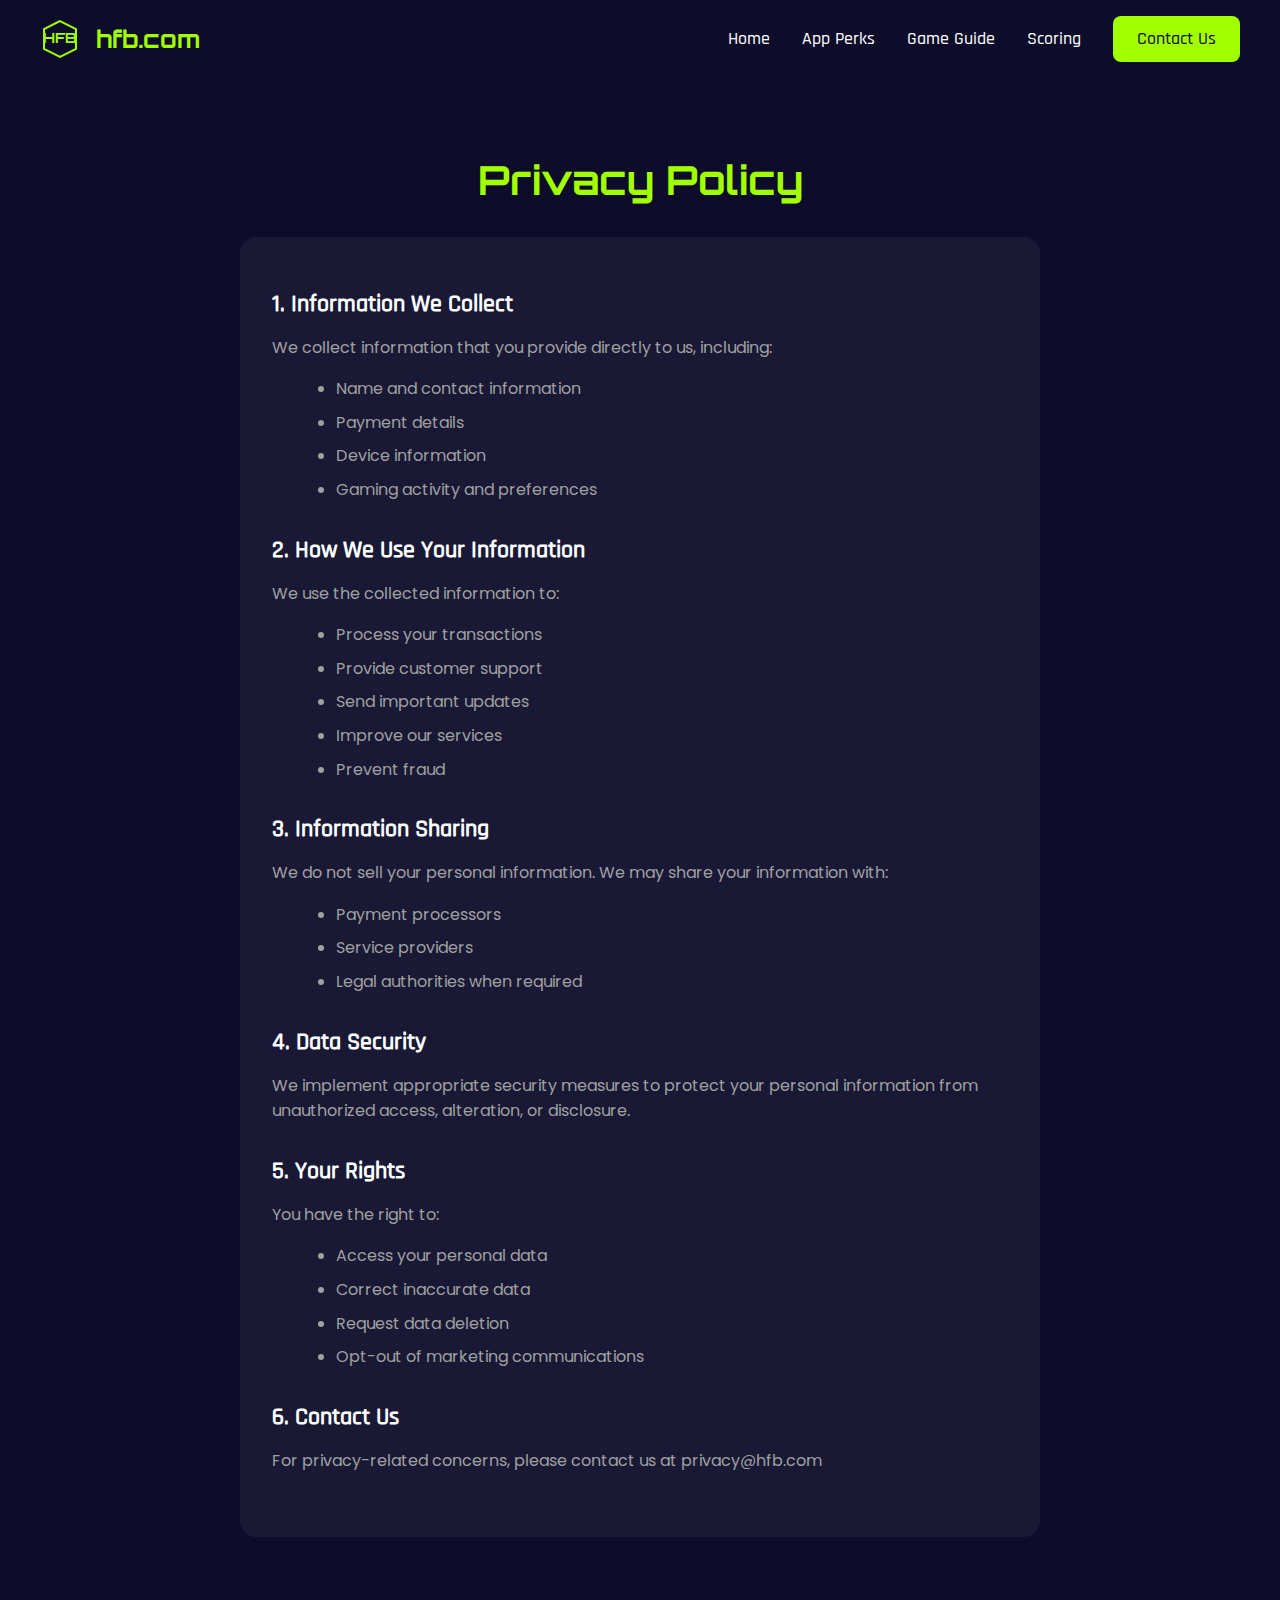
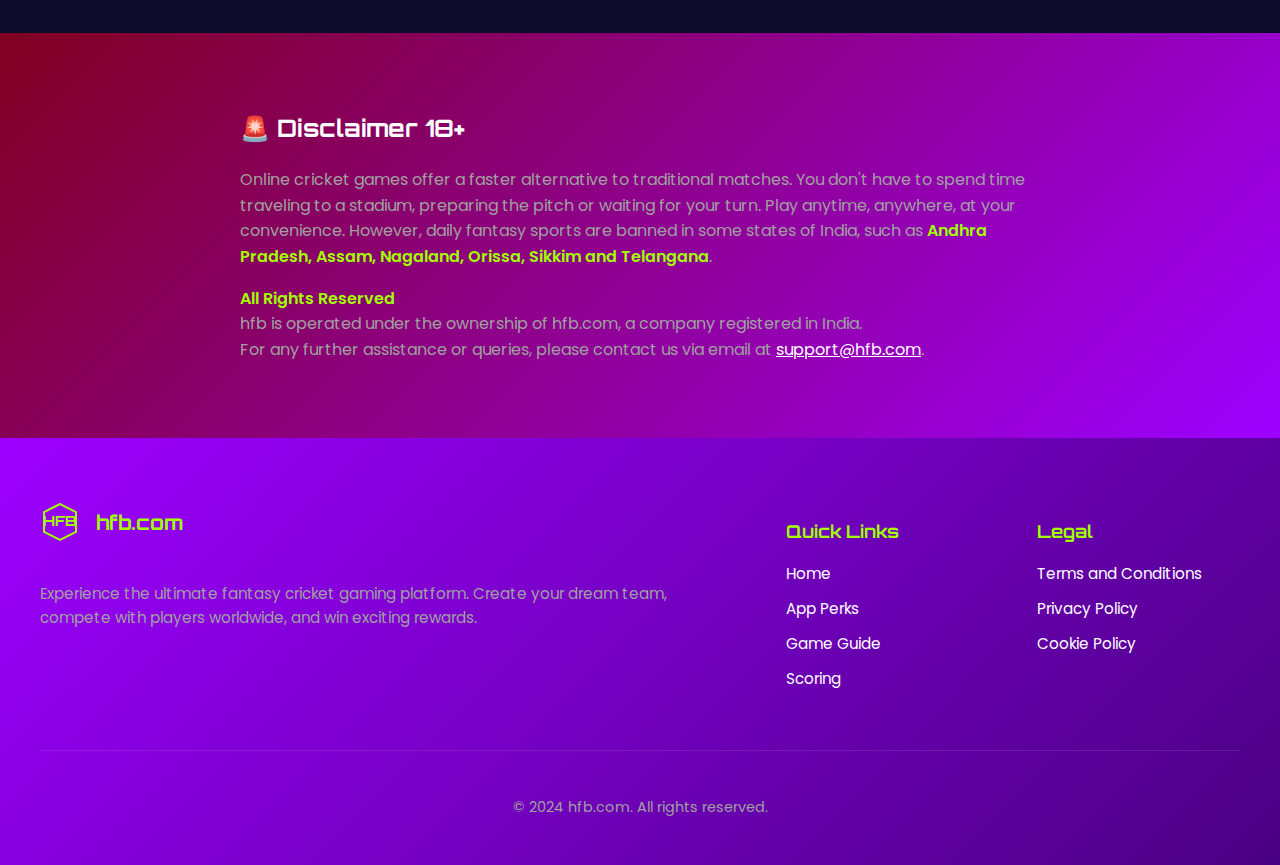
<file: privacy/index.html>
<!DOCTYPE html>
<html lang="en" data-astro-cid-sckkx6r4>
	<head>
		<base href="https://ionmax1311.github.io/hfb/" />
		<meta charset="UTF-8" />
		<meta name="viewport" content="width=device-width" />
		<link rel="icon" type="image/svg+xml" href="favicon.svg" />
		<meta
			name="description"
			content="Privacy policy and data handling practices for HFB's online cricket gaming platform."
		/>
		<title>Privacy Policy - HFB</title>
		<link rel="stylesheet" href="css/app-perks.BAnrxveC.css" />
		<style>
			.legal[data-astro-cid-fb3qbcs3] {
				padding: 8rem 0 4rem;
				background: var(--color-navy);
			}
			.container[data-astro-cid-fb3qbcs3] {
				max-width: 800px;
				margin: 0 auto;
				padding: 0 1rem;
			}
			h1[data-astro-cid-fb3qbcs3] {
				font-family: Orbitron, sans-serif;
				font-size: 2.5rem;
				margin-bottom: 2rem;
				color: var(--color-lime);
				text-align: center;
			}
			.content[data-astro-cid-fb3qbcs3] {
				background: #ffffff0d;
				border-radius: 16px;
				padding: 2rem;
			}
			section[data-astro-cid-fb3qbcs3] {
				margin-bottom: 2rem;
			}
			h2[data-astro-cid-fb3qbcs3] {
				font-family: Rajdhani, sans-serif;
				font-size: 1.5rem;
				color: #fff;
				margin-bottom: 1rem;
			}
			p[data-astro-cid-fb3qbcs3] {
				color: #a0a0a0;
				line-height: 1.6;
				margin-bottom: 1rem;
			}
			ul[data-astro-cid-fb3qbcs3] {
				color: #a0a0a0;
				margin-left: 1.5rem;
				margin-bottom: 1rem;
			}
			li[data-astro-cid-fb3qbcs3] {
				margin-bottom: 0.5rem;
				line-height: 1.6;
			}
			.disclaimer[data-astro-cid-fb3qbcs3] {
				background: linear-gradient(
					135deg,
					#800020,
					var(--color-purple)
				);
				padding: 40px 0;
			}
			.disclaimer-content[data-astro-cid-fb3qbcs3] {
				max-width: 800px;
				margin: 0 auto;
				padding: 20px;
			}
			.disclaimer[data-astro-cid-fb3qbcs3] h2[data-astro-cid-fb3qbcs3] {
				font-family: Orbitron, sans-serif;
				margin-bottom: 1.5rem;
				color: #fff;
			}
			.disclaimer[data-astro-cid-fb3qbcs3] p[data-astro-cid-fb3qbcs3] {
				margin-bottom: 1rem;
				line-height: 1.6;
			}
			.disclaimer[data-astro-cid-fb3qbcs3]
				strong[data-astro-cid-fb3qbcs3] {
				color: var(--color-lime);
			}
			.disclaimer[data-astro-cid-fb3qbcs3] a[data-astro-cid-fb3qbcs3] {
				color: #fff;
				text-decoration: underline;
			}
		</style>
	</head>
	<body data-astro-cid-sckkx6r4>
		<div class="mobile-menu" id="mobileMenu" data-astro-cid-sckkx6r4>
			<button class="close-button" id="closeMenu" data-astro-cid-sckkx6r4>
				<svg
					width="24"
					height="24"
					viewBox="0 0 24 24"
					fill="none"
					xmlns="http://www.w3.org/2000/svg"
					data-astro-cid-sckkx6r4
				>
					<path
						d="M18 6L6 18"
						stroke="#A2FF00"
						stroke-width="2"
						stroke-linecap="round"
						data-astro-cid-sckkx6r4
					></path>
					<path
						d="M6 6L18 18"
						stroke="#A2FF00"
						stroke-width="2"
						stroke-linecap="round"
						data-astro-cid-sckkx6r4
					></path>
				</svg>
			</button>
			<nav class="mobile-nav" data-astro-cid-sckkx6r4>
				<a href="" data-astro-cid-sckkx6r4>Home</a>
				<a href="app-perks" data-astro-cid-sckkx6r4>App Perks</a>
				<a href="game-guide" data-astro-cid-sckkx6r4>Game Guide</a>
				<a href="scoring" data-astro-cid-sckkx6r4>Scoring</a>
				<a href="contact" class="contact-button" data-astro-cid-sckkx6r4
					>Contact Us</a
				>
			</nav>
		</div>
		<header data-astro-cid-sckkx6r4>
			<div class="header-content" data-astro-cid-sckkx6r4>
				<div class="logo-container" data-astro-cid-sckkx6r4>
					<svg
						width="40"
						height="40"
						viewBox="0 0 40 40"
						fill="none"
						xmlns="http://www.w3.org/2000/svg"
						data-astro-cid-sckkx6r4
					>
						<path
							d="M20 2L4 10V30L20 38L36 30V10L20 2Z"
							stroke="#A2FF00"
							stroke-width="2"
							data-astro-cid-sckkx6r4
						></path>
						<text
							x="50%"
							y="50%"
							dominant-baseline="middle"
							text-anchor="middle"
							fill="#A2FF00"
							font-family="Orbitron"
							font-size="14"
							data-astro-cid-sckkx6r4
						>
							HFB
						</text>
					</svg>
					<span class="site-name" data-astro-cid-sckkx6r4
						>hfb.com</span
					>
				</div>
				<nav class="desktop-nav" data-astro-cid-sckkx6r4>
					<a href="" data-astro-cid-sckkx6r4>Home</a>
					<a href="app-perks" data-astro-cid-sckkx6r4>App Perks</a>
					<a href="game-guide" data-astro-cid-sckkx6r4>Game Guide</a>
					<a href="scoring" data-astro-cid-sckkx6r4>Scoring</a>
					<a
						href="contact"
						class="contact-button"
						data-astro-cid-sckkx6r4
						>Contact Us</a
					>
				</nav>
				<button
					class="menu-toggle"
					id="menuToggle"
					data-astro-cid-sckkx6r4
				>
					<span data-astro-cid-sckkx6r4></span>
					<span data-astro-cid-sckkx6r4></span>
					<span data-astro-cid-sckkx6r4></span>
				</button>
			</div>
		</header>
		<main data-astro-cid-sckkx6r4>
			<section class="legal" data-astro-cid-fb3qbcs3>
				<div class="container" data-astro-cid-fb3qbcs3>
					<h1 data-astro-cid-fb3qbcs3>Privacy Policy</h1>
					<div class="content" data-astro-cid-fb3qbcs3>
						<section data-astro-cid-fb3qbcs3>
							<h2 data-astro-cid-fb3qbcs3>
								1. Information We Collect
							</h2>
							<p data-astro-cid-fb3qbcs3>
								We collect information that you provide directly
								to us, including:
							</p>
							<ul data-astro-cid-fb3qbcs3>
								<li data-astro-cid-fb3qbcs3>
									Name and contact information
								</li>
								<li data-astro-cid-fb3qbcs3>Payment details</li>
								<li data-astro-cid-fb3qbcs3>
									Device information
								</li>
								<li data-astro-cid-fb3qbcs3>
									Gaming activity and preferences
								</li>
							</ul>
						</section>
						<section data-astro-cid-fb3qbcs3>
							<h2 data-astro-cid-fb3qbcs3>
								2. How We Use Your Information
							</h2>
							<p data-astro-cid-fb3qbcs3>
								We use the collected information to:
							</p>
							<ul data-astro-cid-fb3qbcs3>
								<li data-astro-cid-fb3qbcs3>
									Process your transactions
								</li>
								<li data-astro-cid-fb3qbcs3>
									Provide customer support
								</li>
								<li data-astro-cid-fb3qbcs3>
									Send important updates
								</li>
								<li data-astro-cid-fb3qbcs3>
									Improve our services
								</li>
								<li data-astro-cid-fb3qbcs3>Prevent fraud</li>
							</ul>
						</section>
						<section data-astro-cid-fb3qbcs3>
							<h2 data-astro-cid-fb3qbcs3>
								3. Information Sharing
							</h2>
							<p data-astro-cid-fb3qbcs3>
								We do not sell your personal information. We may
								share your information with:
							</p>
							<ul data-astro-cid-fb3qbcs3>
								<li data-astro-cid-fb3qbcs3>
									Payment processors
								</li>
								<li data-astro-cid-fb3qbcs3>
									Service providers
								</li>
								<li data-astro-cid-fb3qbcs3>
									Legal authorities when required
								</li>
							</ul>
						</section>
						<section data-astro-cid-fb3qbcs3>
							<h2 data-astro-cid-fb3qbcs3>4. Data Security</h2>
							<p data-astro-cid-fb3qbcs3>
								We implement appropriate security measures to
								protect your personal information from
								unauthorized access, alteration, or disclosure.
							</p>
						</section>
						<section data-astro-cid-fb3qbcs3>
							<h2 data-astro-cid-fb3qbcs3>5. Your Rights</h2>
							<p data-astro-cid-fb3qbcs3>
								You have the right to:
							</p>
							<ul data-astro-cid-fb3qbcs3>
								<li data-astro-cid-fb3qbcs3>
									Access your personal data
								</li>
								<li data-astro-cid-fb3qbcs3>
									Correct inaccurate data
								</li>
								<li data-astro-cid-fb3qbcs3>
									Request data deletion
								</li>
								<li data-astro-cid-fb3qbcs3>
									Opt-out of marketing communications
								</li>
							</ul>
						</section>
						<section data-astro-cid-fb3qbcs3>
							<h2 data-astro-cid-fb3qbcs3>6. Contact Us</h2>
							<p data-astro-cid-fb3qbcs3>
								For privacy-related concerns, please contact us
								at privacy@hfb.com
							</p>
						</section>
					</div>
				</div>
			</section>
			<div class="disclaimer" data-astro-cid-fb3qbcs3>
				<div class="disclaimer-content" data-astro-cid-fb3qbcs3>
					<h2 data-astro-cid-fb3qbcs3>🚨 Disclaimer 18+</h2>
					<p data-astro-cid-fb3qbcs3>
						Online cricket games offer a faster alternative to
						traditional matches. You don't have to spend time
						traveling to a stadium, preparing the pitch or waiting
						for your turn. Play anytime, anywhere, at your
						convenience. However, daily fantasy sports are banned in
						some states of India, such as
						<strong data-astro-cid-fb3qbcs3
							>Andhra Pradesh, Assam, Nagaland, Orissa, Sikkim and
							Telangana</strong
						>.
					</p>
					<p data-astro-cid-fb3qbcs3>
						<strong data-astro-cid-fb3qbcs3
							>All Rights Reserved</strong
						><br data-astro-cid-fb3qbcs3 />
						hfb is operated under the ownership of hfb.com, a
						company registered in India.<br
							data-astro-cid-fb3qbcs3
						/>
						For any further assistance or queries, please contact us
						via email at
						<a href="mailto:support@hfb.com" data-astro-cid-fb3qbcs3
							>support@hfb.com</a
						>.
					</p>
				</div>
			</div>
		</main>
		<footer data-astro-cid-sckkx6r4>
			<div class="footer-content" data-astro-cid-sckkx6r4>
				<div class="footer-main" data-astro-cid-sckkx6r4>
					<div class="footer-logo" data-astro-cid-sckkx6r4>
						<div class="logo-container" data-astro-cid-sckkx6r4>
							<svg
								width="40"
								height="40"
								viewBox="0 0 40 40"
								fill="none"
								xmlns="http://www.w3.org/2000/svg"
								data-astro-cid-sckkx6r4
							>
								<path
									d="M20 2L4 10V30L20 38L36 30V10L20 2Z"
									stroke="#A2FF00"
									stroke-width="2"
									data-astro-cid-sckkx6r4
								></path>
								<text
									x="50%"
									y="50%"
									dominant-baseline="middle"
									text-anchor="middle"
									fill="#A2FF00"
									font-family="Orbitron"
									font-size="14"
									data-astro-cid-sckkx6r4
								>
									HFB
								</text>
							</svg>
							<span
								class="footer-site-name"
								data-astro-cid-sckkx6r4
								>hfb.com</span
							>
						</div>
						<p class="footer-description" data-astro-cid-sckkx6r4>
							Experience the ultimate fantasy cricket gaming
							platform. Create your dream team, compete with
							players worldwide, and win exciting rewards.
						</p>
					</div>
					<div class="footer-links" data-astro-cid-sckkx6r4>
						<div class="footer-column" data-astro-cid-sckkx6r4>
							<h3 data-astro-cid-sckkx6r4>Quick Links</h3>
							<a href="" data-astro-cid-sckkx6r4>Home</a>
							<a href="app-perks" data-astro-cid-sckkx6r4
								>App Perks</a
							>
							<a href="game-guide" data-astro-cid-sckkx6r4
								>Game Guide</a
							>
							<a href="scoring" data-astro-cid-sckkx6r4
								>Scoring</a
							>
						</div>
						<div class="footer-column" data-astro-cid-sckkx6r4>
							<h3 data-astro-cid-sckkx6r4>Legal</h3>
							<a href="terms" data-astro-cid-sckkx6r4
								>Terms and Conditions</a
							>
							<a href="privacy" data-astro-cid-sckkx6r4
								>Privacy Policy</a
							>
							<a href="cookies" data-astro-cid-sckkx6r4
								>Cookie Policy</a
							>
						</div>
					</div>
				</div>
				<div class="footer-bottom" data-astro-cid-sckkx6r4>
					<p class="copyright" data-astro-cid-sckkx6r4>
						© 2024 hfb.com. All rights reserved.
					</p>
				</div>
			</div>
		</footer>
		<script type="module">
			const t = document.getElementById("menuToggle"),
				e = document.getElementById("mobileMenu"),
				n = document.getElementById("closeMenu");
			t?.addEventListener("click", () => {
				e?.classList.toggle("active"),
					(document.body.style.overflow = e?.classList.contains(
						"active",
					)
						? "hidden"
						: "");
			});
			n?.addEventListener("click", () => {
				e?.classList.remove("active"),
					(document.body.style.overflow = "");
			});
		</script>
	</body>
</html>
</file>
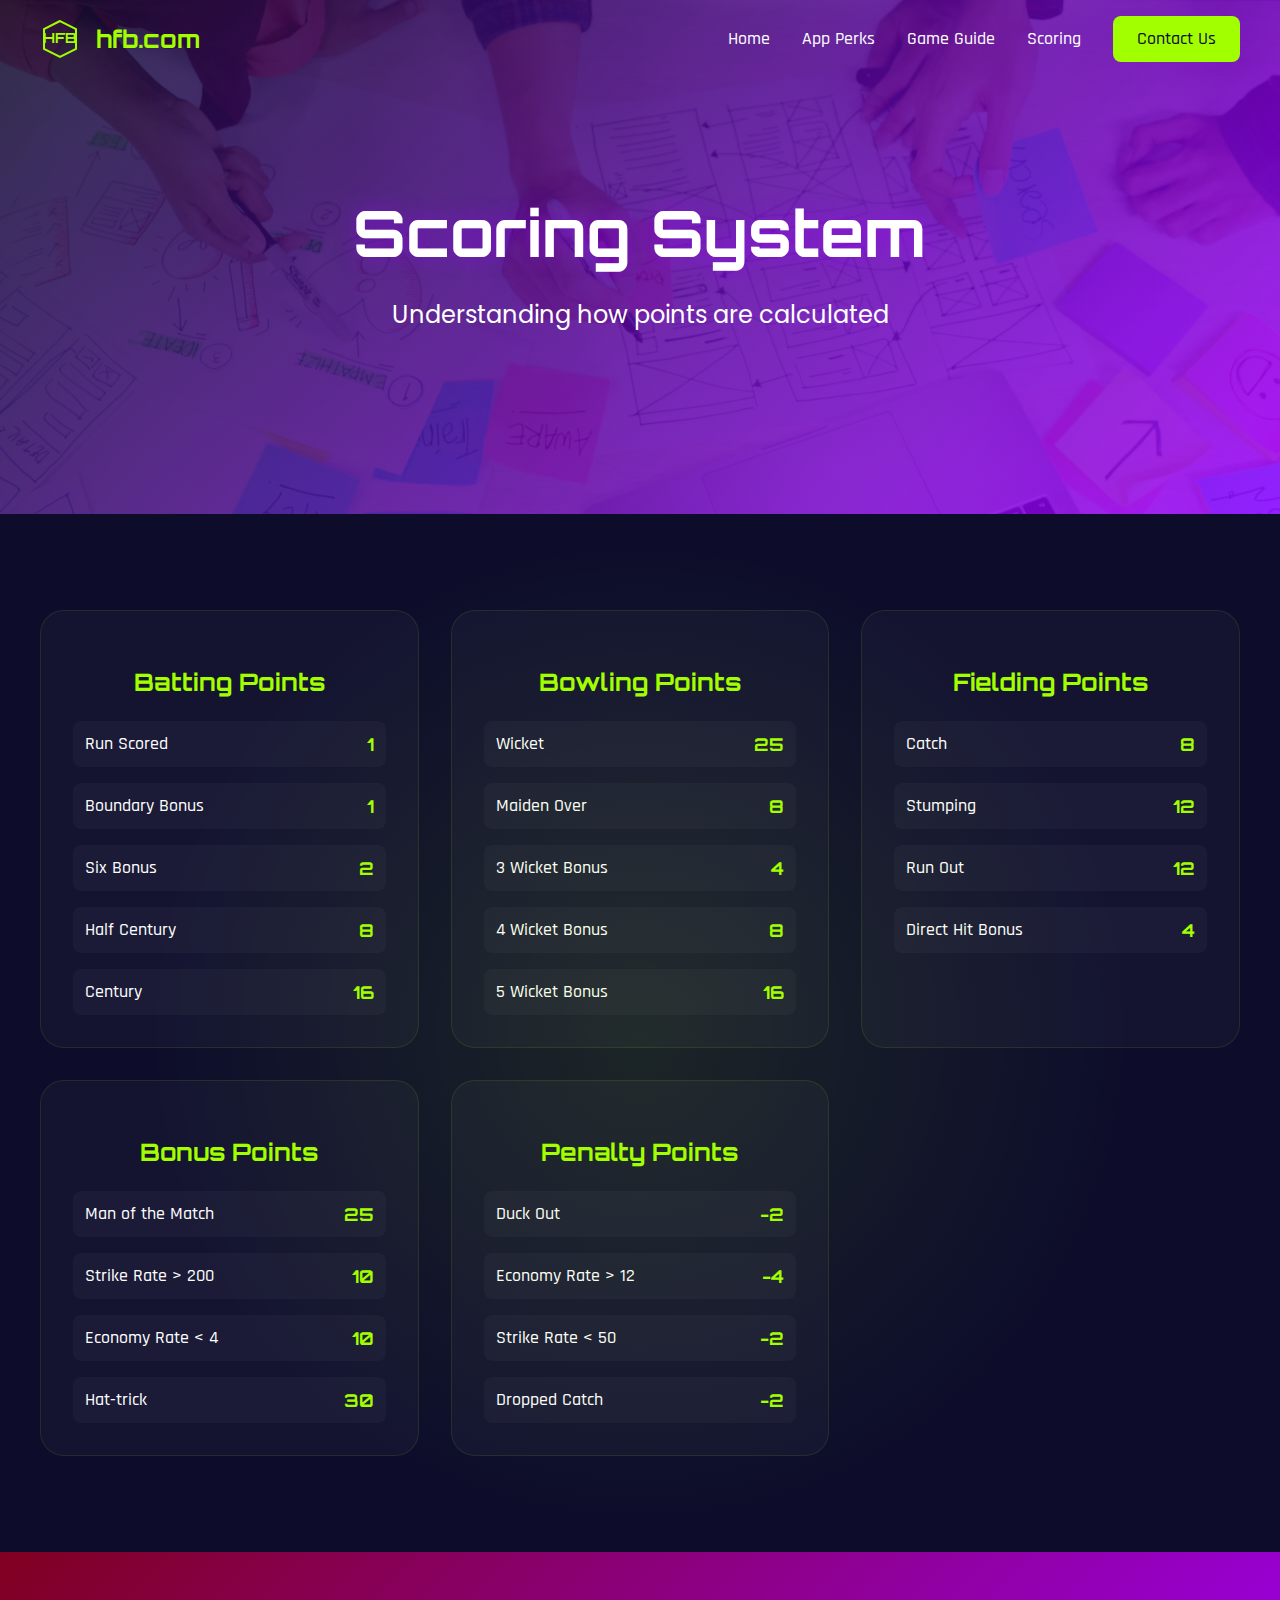
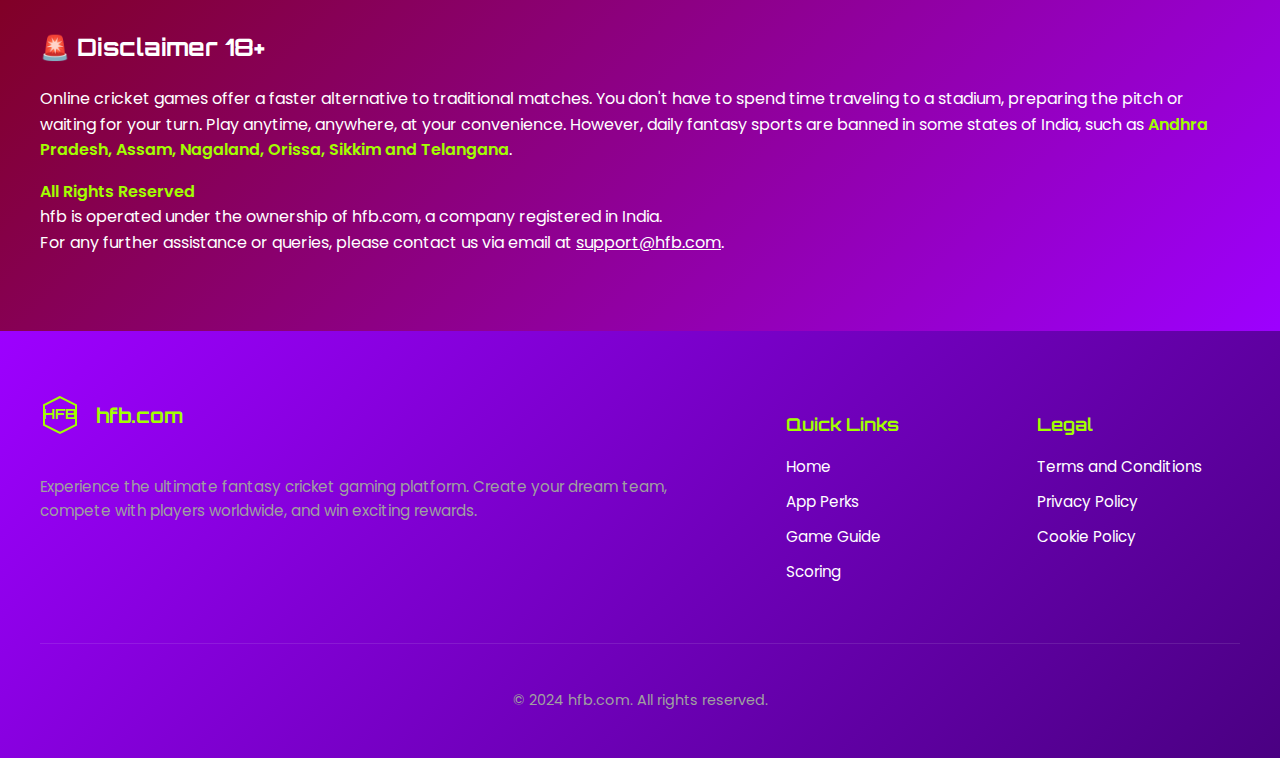
<file: scoring/index.html>
<!DOCTYPE html>
<html lang="en" data-astro-cid-sckkx6r4>
	<head>
		<base href="https://ionmax1311.github.io/hfb/" />
		<meta charset="UTF-8" />
		<meta name="viewport" content="width=device-width" />
		<link rel="icon" type="image/svg+xml" href="favicon.svg" />
		<meta
			name="description"
			content="Learn about the scoring system and point calculation in HFB's online cricket games."
		/>
		<title>Scoring System - HFB</title>
		<link rel="stylesheet" href="css/app-perks.BAnrxveC.css" />
		<style>
			.hero[data-astro-cid-5j26wxc7] {
				height: 50vh;
				position: relative;
				display: flex;
				align-items: center;
				justify-content: center;
				text-align: center;
				padding: 2rem;
				overflow: hidden;
				background-image: url(/images/bg6.jpg);
				background-size: cover;
				background-position: center;
			}
			.hero-overlay[data-astro-cid-5j26wxc7] {
				position: absolute;
				top: 0;
				left: 0;
				width: 100%;
				height: 100%;
				background: linear-gradient(135deg, #0d0d2bd9, #9d00ffd9);
			}
			.hero-content[data-astro-cid-5j26wxc7] {
				position: relative;
				z-index: 2;
				max-width: 800px;
			}
			.hero[data-astro-cid-5j26wxc7] h1[data-astro-cid-5j26wxc7] {
				font-family: Orbitron, sans-serif;
				font-size: clamp(2.5rem, 5vw, 4rem);
				margin-bottom: 1rem;
				color: #fff;
				text-shadow: 0 0 20px rgba(158, 0, 255, 0.5);
			}
			.hero[data-astro-cid-5j26wxc7] p[data-astro-cid-5j26wxc7] {
				font-size: clamp(1.1rem, 2vw, 1.5rem);
				margin-bottom: 2rem;
				color: #fff;
			}
			.container[data-astro-cid-5j26wxc7] {
				max-width: 1200px;
				margin: 0 auto;
				padding: 0 1rem;
			}
			.scoring[data-astro-cid-5j26wxc7] {
				padding: 6rem 0;
				background: var(--color-navy);
				position: relative;
				overflow: hidden;
			}
			.scoring[data-astro-cid-5j26wxc7]:before {
				content: "";
				position: absolute;
				top: 0;
				left: 0;
				width: 100%;
				height: 100%;
				background: radial-gradient(
					circle at 50% 50%,
					rgba(162, 255, 0, 0.1) 0%,
					transparent 60%
				);
				pointer-events: none;
			}
			.scoring-grid[data-astro-cid-5j26wxc7] {
				display: grid;
				grid-template-columns: repeat(auto-fit, minmax(280px, 1fr));
				gap: 2rem;
			}
			.scoring-card[data-astro-cid-5j26wxc7] {
				background: #ffffff08;
				border-radius: 24px;
				padding: 2rem;
				transition: all 0.3s ease;
				border: 1px solid rgba(162, 255, 0, 0.1);
			}
			.scoring-card[data-astro-cid-5j26wxc7]:hover {
				transform: translateY(-10px);
				border-color: #a2ff0033;
				box-shadow: 0 10px 30px #a2ff000d;
			}
			.scoring-card[data-astro-cid-5j26wxc7] h3[data-astro-cid-5j26wxc7] {
				font-family: Orbitron, sans-serif;
				font-size: 1.5rem;
				margin-bottom: 1.5rem;
				color: var(--color-lime);
				text-align: center;
			}
			.points-list[data-astro-cid-5j26wxc7] {
				display: grid;
				gap: 1rem;
			}
			.point-item[data-astro-cid-5j26wxc7] {
				display: flex;
				justify-content: space-between;
				align-items: center;
				padding: 0.75rem;
				background: #ffffff08;
				border-radius: 8px;
				transition: background 0.3s ease;
			}
			.point-item[data-astro-cid-5j26wxc7]:hover {
				background: #ffffff0d;
			}
			.action[data-astro-cid-5j26wxc7] {
				color: #fff;
				font-family: Rajdhani, sans-serif;
				font-size: 1.1rem;
			}
			.points[data-astro-cid-5j26wxc7] {
				color: var(--color-lime);
				font-family: Orbitron, sans-serif;
				font-size: 1.1rem;
			}
			.disclaimer[data-astro-cid-5j26wxc7] {
				background: linear-gradient(
					135deg,
					#800020,
					var(--color-purple)
				);
				padding: 40px 0;
			}
			.disclaimer-content[data-astro-cid-5j26wxc7] {
				max-width: 1200px;
				margin: 0 auto;
				padding: 20px;
			}
			.disclaimer[data-astro-cid-5j26wxc7] h2[data-astro-cid-5j26wxc7] {
				font-family: Orbitron, sans-serif;
				margin-bottom: 1.5rem;
				color: #fff;
			}
			.disclaimer[data-astro-cid-5j26wxc7] p[data-astro-cid-5j26wxc7] {
				margin-bottom: 1rem;
				line-height: 1.6;
			}
			.disclaimer[data-astro-cid-5j26wxc7]
				strong[data-astro-cid-5j26wxc7] {
				color: var(--color-lime);
			}
			.disclaimer[data-astro-cid-5j26wxc7] a[data-astro-cid-5j26wxc7] {
				color: #fff;
				text-decoration: underline;
			}
			@media (max-width: 768px) {
				.scoring-card[data-astro-cid-5j26wxc7] {
					padding: 1.5rem;
				}
				.scoring-card[data-astro-cid-5j26wxc7]
					h3[data-astro-cid-5j26wxc7] {
					font-size: 1.25rem;
					margin-bottom: 1.25rem;
				}
				.point-item[data-astro-cid-5j26wxc7] {
					padding: 0.5rem;
				}
				.action[data-astro-cid-5j26wxc7],
				.points[data-astro-cid-5j26wxc7] {
					font-size: 1rem;
				}
			}
		</style>
	</head>
	<body data-astro-cid-sckkx6r4>
		<div class="mobile-menu" id="mobileMenu" data-astro-cid-sckkx6r4>
			<button class="close-button" id="closeMenu" data-astro-cid-sckkx6r4>
				<svg
					width="24"
					height="24"
					viewBox="0 0 24 24"
					fill="none"
					xmlns="http://www.w3.org/2000/svg"
					data-astro-cid-sckkx6r4
				>
					<path
						d="M18 6L6 18"
						stroke="#A2FF00"
						stroke-width="2"
						stroke-linecap="round"
						data-astro-cid-sckkx6r4
					></path>
					<path
						d="M6 6L18 18"
						stroke="#A2FF00"
						stroke-width="2"
						stroke-linecap="round"
						data-astro-cid-sckkx6r4
					></path>
				</svg>
			</button>
			<nav class="mobile-nav" data-astro-cid-sckkx6r4>
				<a href="" data-astro-cid-sckkx6r4>Home</a>
				<a href="app-perks" data-astro-cid-sckkx6r4>App Perks</a>
				<a href="game-guide" data-astro-cid-sckkx6r4>Game Guide</a>
				<a href="scoring" data-astro-cid-sckkx6r4>Scoring</a>
				<a href="contact" class="contact-button" data-astro-cid-sckkx6r4
					>Contact Us</a
				>
			</nav>
		</div>
		<header data-astro-cid-sckkx6r4>
			<div class="header-content" data-astro-cid-sckkx6r4>
				<div class="logo-container" data-astro-cid-sckkx6r4>
					<svg
						width="40"
						height="40"
						viewBox="0 0 40 40"
						fill="none"
						xmlns="http://www.w3.org/2000/svg"
						data-astro-cid-sckkx6r4
					>
						<path
							d="M20 2L4 10V30L20 38L36 30V10L20 2Z"
							stroke="#A2FF00"
							stroke-width="2"
							data-astro-cid-sckkx6r4
						></path>
						<text
							x="50%"
							y="50%"
							dominant-baseline="middle"
							text-anchor="middle"
							fill="#A2FF00"
							font-family="Orbitron"
							font-size="14"
							data-astro-cid-sckkx6r4
						>
							HFB
						</text>
					</svg>
					<span class="site-name" data-astro-cid-sckkx6r4
						>hfb.com</span
					>
				</div>
				<nav class="desktop-nav" data-astro-cid-sckkx6r4>
					<a href="" data-astro-cid-sckkx6r4>Home</a>
					<a href="app-perks" data-astro-cid-sckkx6r4>App Perks</a>
					<a href="game-guide" data-astro-cid-sckkx6r4>Game Guide</a>
					<a href="scoring" data-astro-cid-sckkx6r4>Scoring</a>
					<a
						href="contact"
						class="contact-button"
						data-astro-cid-sckkx6r4
						>Contact Us</a
					>
				</nav>
				<button
					class="menu-toggle"
					id="menuToggle"
					data-astro-cid-sckkx6r4
				>
					<span data-astro-cid-sckkx6r4></span>
					<span data-astro-cid-sckkx6r4></span>
					<span data-astro-cid-sckkx6r4></span>
				</button>
			</div>
		</header>
		<main data-astro-cid-sckkx6r4>
			<section class="hero" data-astro-cid-5j26wxc7>
				<div class="hero-overlay" data-astro-cid-5j26wxc7></div>
				<div class="hero-content" data-astro-cid-5j26wxc7>
					<h1 data-astro-cid-5j26wxc7>Scoring System</h1>
					<p data-astro-cid-5j26wxc7>
						Understanding how points are calculated
					</p>
				</div>
			</section>
			<section class="scoring" data-astro-cid-5j26wxc7>
				<div class="container" data-astro-cid-5j26wxc7>
					<div class="scoring-grid" data-astro-cid-5j26wxc7>
						<div class="scoring-card" data-astro-cid-5j26wxc7>
							<h3 data-astro-cid-5j26wxc7>Batting Points</h3>
							<div class="points-list" data-astro-cid-5j26wxc7>
								<div class="point-item" data-astro-cid-5j26wxc7>
									<span class="action" data-astro-cid-5j26wxc7
										>Run Scored</span
									>
									<span class="points" data-astro-cid-5j26wxc7
										>1</span
									>
								</div>
								<div class="point-item" data-astro-cid-5j26wxc7>
									<span class="action" data-astro-cid-5j26wxc7
										>Boundary Bonus</span
									>
									<span class="points" data-astro-cid-5j26wxc7
										>1</span
									>
								</div>
								<div class="point-item" data-astro-cid-5j26wxc7>
									<span class="action" data-astro-cid-5j26wxc7
										>Six Bonus</span
									>
									<span class="points" data-astro-cid-5j26wxc7
										>2</span
									>
								</div>
								<div class="point-item" data-astro-cid-5j26wxc7>
									<span class="action" data-astro-cid-5j26wxc7
										>Half Century</span
									>
									<span class="points" data-astro-cid-5j26wxc7
										>8</span
									>
								</div>
								<div class="point-item" data-astro-cid-5j26wxc7>
									<span class="action" data-astro-cid-5j26wxc7
										>Century</span
									>
									<span class="points" data-astro-cid-5j26wxc7
										>16</span
									>
								</div>
							</div>
						</div>
						<div class="scoring-card" data-astro-cid-5j26wxc7>
							<h3 data-astro-cid-5j26wxc7>Bowling Points</h3>
							<div class="points-list" data-astro-cid-5j26wxc7>
								<div class="point-item" data-astro-cid-5j26wxc7>
									<span class="action" data-astro-cid-5j26wxc7
										>Wicket</span
									>
									<span class="points" data-astro-cid-5j26wxc7
										>25</span
									>
								</div>
								<div class="point-item" data-astro-cid-5j26wxc7>
									<span class="action" data-astro-cid-5j26wxc7
										>Maiden Over</span
									>
									<span class="points" data-astro-cid-5j26wxc7
										>8</span
									>
								</div>
								<div class="point-item" data-astro-cid-5j26wxc7>
									<span class="action" data-astro-cid-5j26wxc7
										>3 Wicket Bonus</span
									>
									<span class="points" data-astro-cid-5j26wxc7
										>4</span
									>
								</div>
								<div class="point-item" data-astro-cid-5j26wxc7>
									<span class="action" data-astro-cid-5j26wxc7
										>4 Wicket Bonus</span
									>
									<span class="points" data-astro-cid-5j26wxc7
										>8</span
									>
								</div>
								<div class="point-item" data-astro-cid-5j26wxc7>
									<span class="action" data-astro-cid-5j26wxc7
										>5 Wicket Bonus</span
									>
									<span class="points" data-astro-cid-5j26wxc7
										>16</span
									>
								</div>
							</div>
						</div>
						<div class="scoring-card" data-astro-cid-5j26wxc7>
							<h3 data-astro-cid-5j26wxc7>Fielding Points</h3>
							<div class="points-list" data-astro-cid-5j26wxc7>
								<div class="point-item" data-astro-cid-5j26wxc7>
									<span class="action" data-astro-cid-5j26wxc7
										>Catch</span
									>
									<span class="points" data-astro-cid-5j26wxc7
										>8</span
									>
								</div>
								<div class="point-item" data-astro-cid-5j26wxc7>
									<span class="action" data-astro-cid-5j26wxc7
										>Stumping</span
									>
									<span class="points" data-astro-cid-5j26wxc7
										>12</span
									>
								</div>
								<div class="point-item" data-astro-cid-5j26wxc7>
									<span class="action" data-astro-cid-5j26wxc7
										>Run Out</span
									>
									<span class="points" data-astro-cid-5j26wxc7
										>12</span
									>
								</div>
								<div class="point-item" data-astro-cid-5j26wxc7>
									<span class="action" data-astro-cid-5j26wxc7
										>Direct Hit Bonus</span
									>
									<span class="points" data-astro-cid-5j26wxc7
										>4</span
									>
								</div>
							</div>
						</div>
						<div class="scoring-card" data-astro-cid-5j26wxc7>
							<h3 data-astro-cid-5j26wxc7>Bonus Points</h3>
							<div class="points-list" data-astro-cid-5j26wxc7>
								<div class="point-item" data-astro-cid-5j26wxc7>
									<span class="action" data-astro-cid-5j26wxc7
										>Man of the Match</span
									>
									<span class="points" data-astro-cid-5j26wxc7
										>25</span
									>
								</div>
								<div class="point-item" data-astro-cid-5j26wxc7>
									<span class="action" data-astro-cid-5j26wxc7
										>Strike Rate > 200</span
									>
									<span class="points" data-astro-cid-5j26wxc7
										>10</span
									>
								</div>
								<div class="point-item" data-astro-cid-5j26wxc7>
									<span class="action" data-astro-cid-5j26wxc7
										>Economy Rate < 4</span
									>
									<span class="points" data-astro-cid-5j26wxc7
										>10</span
									>
								</div>
								<div class="point-item" data-astro-cid-5j26wxc7>
									<span class="action" data-astro-cid-5j26wxc7
										>Hat-trick</span
									>
									<span class="points" data-astro-cid-5j26wxc7
										>30</span
									>
								</div>
							</div>
						</div>
						<div class="scoring-card" data-astro-cid-5j26wxc7>
							<h3 data-astro-cid-5j26wxc7>Penalty Points</h3>
							<div class="points-list" data-astro-cid-5j26wxc7>
								<div class="point-item" data-astro-cid-5j26wxc7>
									<span class="action" data-astro-cid-5j26wxc7
										>Duck Out</span
									>
									<span class="points" data-astro-cid-5j26wxc7
										>-2</span
									>
								</div>
								<div class="point-item" data-astro-cid-5j26wxc7>
									<span class="action" data-astro-cid-5j26wxc7
										>Economy Rate > 12</span
									>
									<span class="points" data-astro-cid-5j26wxc7
										>-4</span
									>
								</div>
								<div class="point-item" data-astro-cid-5j26wxc7>
									<span class="action" data-astro-cid-5j26wxc7
										>Strike Rate < 50</span
									>
									<span class="points" data-astro-cid-5j26wxc7
										>-2</span
									>
								</div>
								<div class="point-item" data-astro-cid-5j26wxc7>
									<span class="action" data-astro-cid-5j26wxc7
										>Dropped Catch</span
									>
									<span class="points" data-astro-cid-5j26wxc7
										>-2</span
									>
								</div>
							</div>
						</div>
					</div>
				</div>
			</section>
			<div class="disclaimer" data-astro-cid-5j26wxc7>
				<div class="disclaimer-content" data-astro-cid-5j26wxc7>
					<h2 data-astro-cid-5j26wxc7>🚨 Disclaimer 18+</h2>
					<p data-astro-cid-5j26wxc7>
						Online cricket games offer a faster alternative to
						traditional matches. You don't have to spend time
						traveling to a stadium, preparing the pitch or waiting
						for your turn. Play anytime, anywhere, at your
						convenience. However, daily fantasy sports are banned in
						some states of India, such as
						<strong data-astro-cid-5j26wxc7
							>Andhra Pradesh, Assam, Nagaland, Orissa, Sikkim and
							Telangana</strong
						>.
					</p>
					<p data-astro-cid-5j26wxc7>
						<strong data-astro-cid-5j26wxc7
							>All Rights Reserved</strong
						><br data-astro-cid-5j26wxc7 />
						hfb is operated under the ownership of hfb.com, a
						company registered in India.<br
							data-astro-cid-5j26wxc7
						/>
						For any further assistance or queries, please contact us
						via email at
						<a href="mailto:support@hfb.com" data-astro-cid-5j26wxc7
							>support@hfb.com</a
						>.
					</p>
				</div>
			</div>
		</main>
		<footer data-astro-cid-sckkx6r4>
			<div class="footer-content" data-astro-cid-sckkx6r4>
				<div class="footer-main" data-astro-cid-sckkx6r4>
					<div class="footer-logo" data-astro-cid-sckkx6r4>
						<div class="logo-container" data-astro-cid-sckkx6r4>
							<svg
								width="40"
								height="40"
								viewBox="0 0 40 40"
								fill="none"
								xmlns="http://www.w3.org/2000/svg"
								data-astro-cid-sckkx6r4
							>
								<path
									d="M20 2L4 10V30L20 38L36 30V10L20 2Z"
									stroke="#A2FF00"
									stroke-width="2"
									data-astro-cid-sckkx6r4
								></path>
								<text
									x="50%"
									y="50%"
									dominant-baseline="middle"
									text-anchor="middle"
									fill="#A2FF00"
									font-family="Orbitron"
									font-size="14"
									data-astro-cid-sckkx6r4
								>
									HFB
								</text>
							</svg>
							<span
								class="footer-site-name"
								data-astro-cid-sckkx6r4
								>hfb.com</span
							>
						</div>
						<p class="footer-description" data-astro-cid-sckkx6r4>
							Experience the ultimate fantasy cricket gaming
							platform. Create your dream team, compete with
							players worldwide, and win exciting rewards.
						</p>
					</div>
					<div class="footer-links" data-astro-cid-sckkx6r4>
						<div class="footer-column" data-astro-cid-sckkx6r4>
							<h3 data-astro-cid-sckkx6r4>Quick Links</h3>
							<a href="" data-astro-cid-sckkx6r4>Home</a>
							<a href="app-perks" data-astro-cid-sckkx6r4
								>App Perks</a
							>
							<a href="game-guide" data-astro-cid-sckkx6r4
								>Game Guide</a
							>
							<a href="scoring" data-astro-cid-sckkx6r4
								>Scoring</a
							>
						</div>
						<div class="footer-column" data-astro-cid-sckkx6r4>
							<h3 data-astro-cid-sckkx6r4>Legal</h3>
							<a href="terms" data-astro-cid-sckkx6r4
								>Terms and Conditions</a
							>
							<a href="privacy" data-astro-cid-sckkx6r4
								>Privacy Policy</a
							>
							<a href="cookies" data-astro-cid-sckkx6r4
								>Cookie Policy</a
							>
						</div>
					</div>
				</div>
				<div class="footer-bottom" data-astro-cid-sckkx6r4>
					<p class="copyright" data-astro-cid-sckkx6r4>
						© 2024 hfb.com. All rights reserved.
					</p>
				</div>
			</div>
		</footer>
		<script type="module">
			const t = document.getElementById("menuToggle"),
				e = document.getElementById("mobileMenu"),
				n = document.getElementById("closeMenu");
			t?.addEventListener("click", () => {
				e?.classList.toggle("active"),
					(document.body.style.overflow = e?.classList.contains(
						"active",
					)
						? "hidden"
						: "");
			});
			n?.addEventListener("click", () => {
				e?.classList.remove("active"),
					(document.body.style.overflow = "");
			});
		</script>
	</body>
</html>
</file>
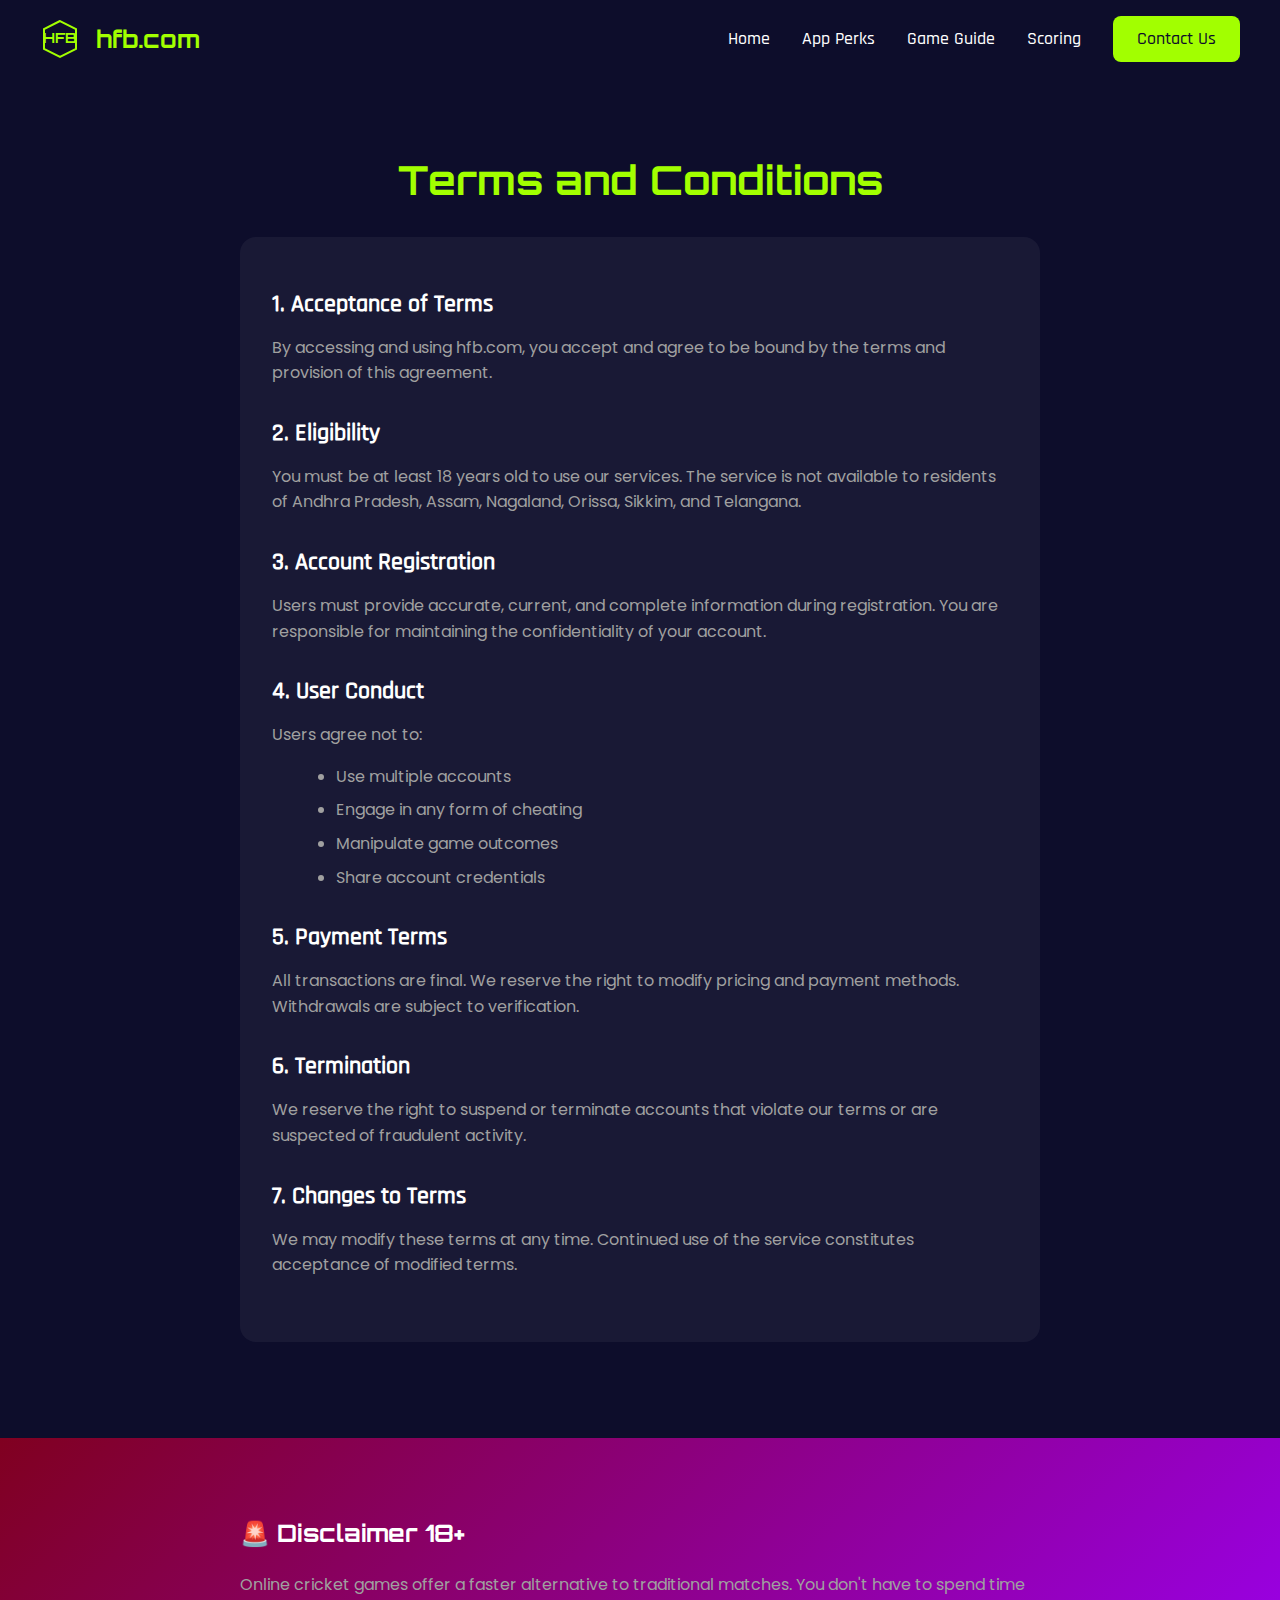
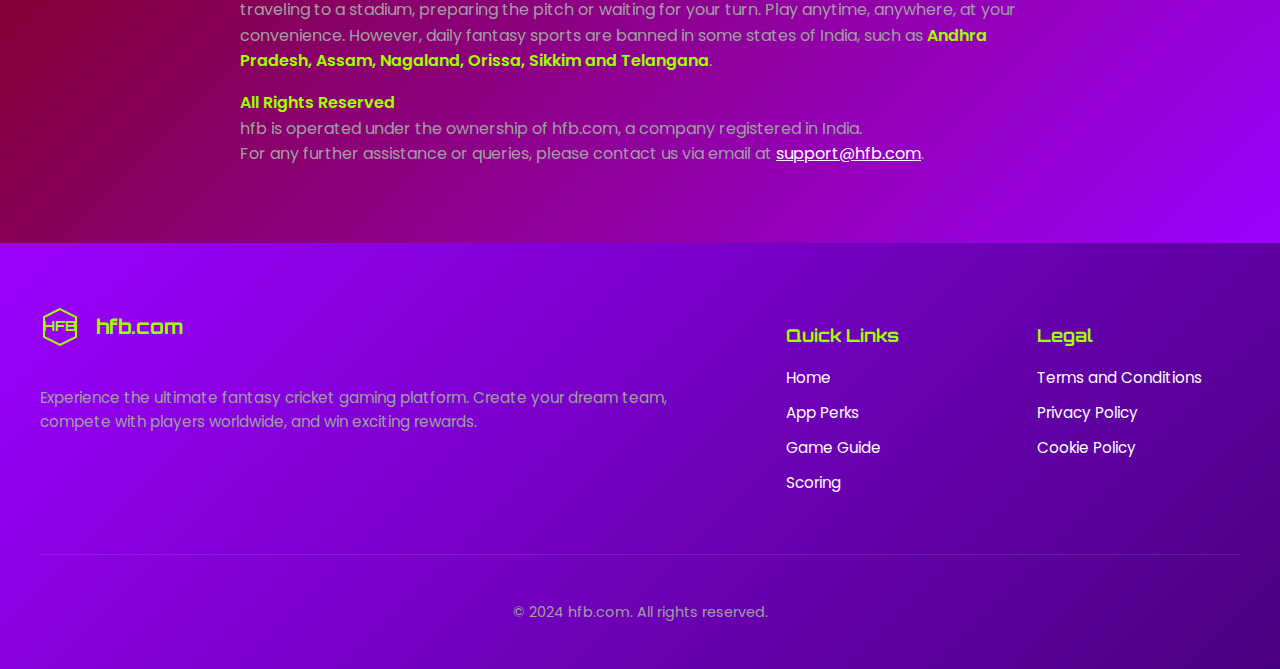
<file: terms/index.html>
<!DOCTYPE html>
<html lang="en" data-astro-cid-sckkx6r4>
	<head>
		<base href="https://ionmax1311.github.io/hfb/" />
		<meta charset="UTF-8" />
		<meta name="viewport" content="width=device-width" />
		<link rel="icon" type="image/svg+xml" href="favicon.svg" />
		<meta
			name="description"
			content="Terms and conditions for using HFB's online cricket gaming platform."
		/>
		<title>Terms and Conditions - HFB</title>
		<link rel="stylesheet" href="css/app-perks.BAnrxveC.css" />
		<style>
			.legal[data-astro-cid-y5py4vqc] {
				padding: 8rem 0 4rem;
				background: var(--color-navy);
			}
			.container[data-astro-cid-y5py4vqc] {
				max-width: 800px;
				margin: 0 auto;
				padding: 0 1rem;
			}
			h1[data-astro-cid-y5py4vqc] {
				font-family: Orbitron, sans-serif;
				font-size: 2.5rem;
				margin-bottom: 2rem;
				color: var(--color-lime);
				text-align: center;
			}
			.content[data-astro-cid-y5py4vqc] {
				background: #ffffff0d;
				border-radius: 16px;
				padding: 2rem;
			}
			section[data-astro-cid-y5py4vqc] {
				margin-bottom: 2rem;
			}
			h2[data-astro-cid-y5py4vqc] {
				font-family: Rajdhani, sans-serif;
				font-size: 1.5rem;
				color: #fff;
				margin-bottom: 1rem;
			}
			p[data-astro-cid-y5py4vqc] {
				color: #a0a0a0;
				line-height: 1.6;
				margin-bottom: 1rem;
			}
			ul[data-astro-cid-y5py4vqc] {
				color: #a0a0a0;
				margin-left: 1.5rem;
				margin-bottom: 1rem;
			}
			li[data-astro-cid-y5py4vqc] {
				margin-bottom: 0.5rem;
				line-height: 1.6;
			}
			.disclaimer[data-astro-cid-y5py4vqc] {
				background: linear-gradient(
					135deg,
					#800020,
					var(--color-purple)
				);
				padding: 40px 0;
			}
			.disclaimer-content[data-astro-cid-y5py4vqc] {
				max-width: 800px;
				margin: 0 auto;
				padding: 20px;
			}
			.disclaimer[data-astro-cid-y5py4vqc] h2[data-astro-cid-y5py4vqc] {
				font-family: Orbitron, sans-serif;
				margin-bottom: 1.5rem;
				color: #fff;
			}
			.disclaimer[data-astro-cid-y5py4vqc] p[data-astro-cid-y5py4vqc] {
				margin-bottom: 1rem;
				line-height: 1.6;
			}
			.disclaimer[data-astro-cid-y5py4vqc]
				strong[data-astro-cid-y5py4vqc] {
				color: var(--color-lime);
			}
			.disclaimer[data-astro-cid-y5py4vqc] a[data-astro-cid-y5py4vqc] {
				color: #fff;
				text-decoration: underline;
			}
		</style>
	</head>
	<body data-astro-cid-sckkx6r4>
		<div class="mobile-menu" id="mobileMenu" data-astro-cid-sckkx6r4>
			<button class="close-button" id="closeMenu" data-astro-cid-sckkx6r4>
				<svg
					width="24"
					height="24"
					viewBox="0 0 24 24"
					fill="none"
					xmlns="http://www.w3.org/2000/svg"
					data-astro-cid-sckkx6r4
				>
					<path
						d="M18 6L6 18"
						stroke="#A2FF00"
						stroke-width="2"
						stroke-linecap="round"
						data-astro-cid-sckkx6r4
					></path>
					<path
						d="M6 6L18 18"
						stroke="#A2FF00"
						stroke-width="2"
						stroke-linecap="round"
						data-astro-cid-sckkx6r4
					></path>
				</svg>
			</button>
			<nav class="mobile-nav" data-astro-cid-sckkx6r4>
				<a href="" data-astro-cid-sckkx6r4>Home</a>
				<a href="app-perks" data-astro-cid-sckkx6r4>App Perks</a>
				<a href="game-guide" data-astro-cid-sckkx6r4>Game Guide</a>
				<a href="scoring" data-astro-cid-sckkx6r4>Scoring</a>
				<a href="contact" class="contact-button" data-astro-cid-sckkx6r4
					>Contact Us</a
				>
			</nav>
		</div>
		<header data-astro-cid-sckkx6r4>
			<div class="header-content" data-astro-cid-sckkx6r4>
				<div class="logo-container" data-astro-cid-sckkx6r4>
					<svg
						width="40"
						height="40"
						viewBox="0 0 40 40"
						fill="none"
						xmlns="http://www.w3.org/2000/svg"
						data-astro-cid-sckkx6r4
					>
						<path
							d="M20 2L4 10V30L20 38L36 30V10L20 2Z"
							stroke="#A2FF00"
							stroke-width="2"
							data-astro-cid-sckkx6r4
						></path>
						<text
							x="50%"
							y="50%"
							dominant-baseline="middle"
							text-anchor="middle"
							fill="#A2FF00"
							font-family="Orbitron"
							font-size="14"
							data-astro-cid-sckkx6r4
						>
							HFB
						</text>
					</svg>
					<span class="site-name" data-astro-cid-sckkx6r4
						>hfb.com</span
					>
				</div>
				<nav class="desktop-nav" data-astro-cid-sckkx6r4>
					<a href="" data-astro-cid-sckkx6r4>Home</a>
					<a href="app-perks" data-astro-cid-sckkx6r4>App Perks</a>
					<a href="game-guide" data-astro-cid-sckkx6r4>Game Guide</a>
					<a href="scoring" data-astro-cid-sckkx6r4>Scoring</a>
					<a
						href="contact"
						class="contact-button"
						data-astro-cid-sckkx6r4
						>Contact Us</a
					>
				</nav>
				<button
					class="menu-toggle"
					id="menuToggle"
					data-astro-cid-sckkx6r4
				>
					<span data-astro-cid-sckkx6r4></span>
					<span data-astro-cid-sckkx6r4></span>
					<span data-astro-cid-sckkx6r4></span>
				</button>
			</div>
		</header>
		<main data-astro-cid-sckkx6r4>
			<section class="legal" data-astro-cid-y5py4vqc>
				<div class="container" data-astro-cid-y5py4vqc>
					<h1 data-astro-cid-y5py4vqc>Terms and Conditions</h1>
					<div class="content" data-astro-cid-y5py4vqc>
						<section data-astro-cid-y5py4vqc>
							<h2 data-astro-cid-y5py4vqc>
								1. Acceptance of Terms
							</h2>
							<p data-astro-cid-y5py4vqc>
								By accessing and using hfb.com, you accept and
								agree to be bound by the terms and provision of
								this agreement.
							</p>
						</section>
						<section data-astro-cid-y5py4vqc>
							<h2 data-astro-cid-y5py4vqc>2. Eligibility</h2>
							<p data-astro-cid-y5py4vqc>
								You must be at least 18 years old to use our
								services. The service is not available to
								residents of Andhra Pradesh, Assam, Nagaland,
								Orissa, Sikkim, and Telangana.
							</p>
						</section>
						<section data-astro-cid-y5py4vqc>
							<h2 data-astro-cid-y5py4vqc>
								3. Account Registration
							</h2>
							<p data-astro-cid-y5py4vqc>
								Users must provide accurate, current, and
								complete information during registration. You
								are responsible for maintaining the
								confidentiality of your account.
							</p>
						</section>
						<section data-astro-cid-y5py4vqc>
							<h2 data-astro-cid-y5py4vqc>4. User Conduct</h2>
							<p data-astro-cid-y5py4vqc>Users agree not to:</p>
							<ul data-astro-cid-y5py4vqc>
								<li data-astro-cid-y5py4vqc>
									Use multiple accounts
								</li>
								<li data-astro-cid-y5py4vqc>
									Engage in any form of cheating
								</li>
								<li data-astro-cid-y5py4vqc>
									Manipulate game outcomes
								</li>
								<li data-astro-cid-y5py4vqc>
									Share account credentials
								</li>
							</ul>
						</section>
						<section data-astro-cid-y5py4vqc>
							<h2 data-astro-cid-y5py4vqc>5. Payment Terms</h2>
							<p data-astro-cid-y5py4vqc>
								All transactions are final. We reserve the right
								to modify pricing and payment methods.
								Withdrawals are subject to verification.
							</p>
						</section>
						<section data-astro-cid-y5py4vqc>
							<h2 data-astro-cid-y5py4vqc>6. Termination</h2>
							<p data-astro-cid-y5py4vqc>
								We reserve the right to suspend or terminate
								accounts that violate our terms or are suspected
								of fraudulent activity.
							</p>
						</section>
						<section data-astro-cid-y5py4vqc>
							<h2 data-astro-cid-y5py4vqc>7. Changes to Terms</h2>
							<p data-astro-cid-y5py4vqc>
								We may modify these terms at any time. Continued
								use of the service constitutes acceptance of
								modified terms.
							</p>
						</section>
					</div>
				</div>
			</section>
			<div class="disclaimer" data-astro-cid-y5py4vqc>
				<div class="disclaimer-content" data-astro-cid-y5py4vqc>
					<h2 data-astro-cid-y5py4vqc>🚨 Disclaimer 18+</h2>
					<p data-astro-cid-y5py4vqc>
						Online cricket games offer a faster alternative to
						traditional matches. You don't have to spend time
						traveling to a stadium, preparing the pitch or waiting
						for your turn. Play anytime, anywhere, at your
						convenience. However, daily fantasy sports are banned in
						some states of India, such as
						<strong data-astro-cid-y5py4vqc
							>Andhra Pradesh, Assam, Nagaland, Orissa, Sikkim and
							Telangana</strong
						>.
					</p>
					<p data-astro-cid-y5py4vqc>
						<strong data-astro-cid-y5py4vqc
							>All Rights Reserved</strong
						><br data-astro-cid-y5py4vqc />
						hfb is operated under the ownership of hfb.com, a
						company registered in India.<br
							data-astro-cid-y5py4vqc
						/>
						For any further assistance or queries, please contact us
						via email at
						<a href="mailto:support@hfb.com" data-astro-cid-y5py4vqc
							>support@hfb.com</a
						>.
					</p>
				</div>
			</div>
		</main>
		<footer data-astro-cid-sckkx6r4>
			<div class="footer-content" data-astro-cid-sckkx6r4>
				<div class="footer-main" data-astro-cid-sckkx6r4>
					<div class="footer-logo" data-astro-cid-sckkx6r4>
						<div class="logo-container" data-astro-cid-sckkx6r4>
							<svg
								width="40"
								height="40"
								viewBox="0 0 40 40"
								fill="none"
								xmlns="http://www.w3.org/2000/svg"
								data-astro-cid-sckkx6r4
							>
								<path
									d="M20 2L4 10V30L20 38L36 30V10L20 2Z"
									stroke="#A2FF00"
									stroke-width="2"
									data-astro-cid-sckkx6r4
								></path>
								<text
									x="50%"
									y="50%"
									dominant-baseline="middle"
									text-anchor="middle"
									fill="#A2FF00"
									font-family="Orbitron"
									font-size="14"
									data-astro-cid-sckkx6r4
								>
									HFB
								</text>
							</svg>
							<span
								class="footer-site-name"
								data-astro-cid-sckkx6r4
								>hfb.com</span
							>
						</div>
						<p class="footer-description" data-astro-cid-sckkx6r4>
							Experience the ultimate fantasy cricket gaming
							platform. Create your dream team, compete with
							players worldwide, and win exciting rewards.
						</p>
					</div>
					<div class="footer-links" data-astro-cid-sckkx6r4>
						<div class="footer-column" data-astro-cid-sckkx6r4>
							<h3 data-astro-cid-sckkx6r4>Quick Links</h3>
							<a href="" data-astro-cid-sckkx6r4>Home</a>
							<a href="app-perks" data-astro-cid-sckkx6r4
								>App Perks</a
							>
							<a href="game-guide" data-astro-cid-sckkx6r4
								>Game Guide</a
							>
							<a href="scoring" data-astro-cid-sckkx6r4
								>Scoring</a
							>
						</div>
						<div class="footer-column" data-astro-cid-sckkx6r4>
							<h3 data-astro-cid-sckkx6r4>Legal</h3>
							<a href="terms" data-astro-cid-sckkx6r4
								>Terms and Conditions</a
							>
							<a href="privacy" data-astro-cid-sckkx6r4
								>Privacy Policy</a
							>
							<a href="cookies" data-astro-cid-sckkx6r4
								>Cookie Policy</a
							>
						</div>
					</div>
				</div>
				<div class="footer-bottom" data-astro-cid-sckkx6r4>
					<p class="copyright" data-astro-cid-sckkx6r4>
						© 2024 hfb.com. All rights reserved.
					</p>
				</div>
			</div>
		</footer>
		<script type="module">
			const t = document.getElementById("menuToggle"),
				e = document.getElementById("mobileMenu"),
				n = document.getElementById("closeMenu");
			t?.addEventListener("click", () => {
				e?.classList.toggle("active"),
					(document.body.style.overflow = e?.classList.contains(
						"active",
					)
						? "hidden"
						: "");
			});
			n?.addEventListener("click", () => {
				e?.classList.remove("active"),
					(document.body.style.overflow = "");
			});
		</script>
	</body>
</html>
</file>
<file: css/app-perks.BAnrxveC.css>
@font-face {
	font-family: Orbitron;
	font-style: normal;
	font-display: swap;
	font-weight: 700;
	src: url(../css/orbitron-latin-700-normal.C2w85Zl1.woff2) format("woff2"),
		url(../css/orbitron-latin-700-normal.CkiOWnzK.woff) format("woff");
	unicode-range: U+0000-00FF, U+0131, U+0152-0153, U+02BB-02BC, U+02C6, U+02DA,
		U+02DC, U+0304, U+0308, U+0329, U+2000-206F, U+20AC, U+2122, U+2191,
		U+2193, U+2212, U+2215, U+FEFF, U+FFFD;
}
@font-face {
	font-family: Poppins;
	font-style: normal;
	font-display: swap;
	font-weight: 400;
	src: url(../css/poppins-latin-ext-400-normal.by3JarPu.woff2) format("woff2"),
		url(../css/poppins-latin-ext-400-normal.DaBSavcJ.woff) format("woff");
	unicode-range: U+0100-02BA, U+02BD-02C5, U+02C7-02CC, U+02CE-02D7,
		U+02DD-02FF, U+0304, U+0308, U+0329, U+1D00-1DBF, U+1E00-1E9F,
		U+1EF2-1EFF, U+2020, U+20A0-20AB, U+20AD-20C0, U+2113, U+2C60-2C7F,
		U+A720-A7FF;
}
@font-face {
	font-family: Poppins;
	font-style: normal;
	font-display: swap;
	font-weight: 400;
	src: url(../css/poppins-latin-400-normal.cpxAROuN.woff2) format("woff2"),
		url(../css/poppins-latin-400-normal.BOb3E3N0.woff) format("woff");
	unicode-range: U+0000-00FF, U+0131, U+0152-0153, U+02BB-02BC, U+02C6, U+02DA,
		U+02DC, U+0304, U+0308, U+0329, U+2000-206F, U+20AC, U+2122, U+2191,
		U+2193, U+2212, U+2215, U+FEFF, U+FFFD;
}
@font-face {
	font-family: Poppins;
	font-style: normal;
	font-display: swap;
	font-weight: 600;
	src: url(../css/poppins-latin-ext-600-normal.CAhIAdZj.woff2) format("woff2"),
		url(../css/poppins-latin-ext-600-normal.Df5ffKXP.woff) format("woff");
	unicode-range: U+0100-02BA, U+02BD-02C5, U+02C7-02CC, U+02CE-02D7,
		U+02DD-02FF, U+0304, U+0308, U+0329, U+1D00-1DBF, U+1E00-1E9F,
		U+1EF2-1EFF, U+2020, U+20A0-20AB, U+20AD-20C0, U+2113, U+2C60-2C7F,
		U+A720-A7FF;
}
@font-face {
	font-family: Poppins;
	font-style: normal;
	font-display: swap;
	font-weight: 600;
	src: url(../css/poppins-latin-600-normal.zEkxB9Mr.woff2) format("woff2"),
		url(../css/poppins-latin-600-normal.BJdTmd5m.woff) format("woff");
	unicode-range: U+0000-00FF, U+0131, U+0152-0153, U+02BB-02BC, U+02C6, U+02DA,
		U+02DC, U+0304, U+0308, U+0329, U+2000-206F, U+20AC, U+2122, U+2191,
		U+2193, U+2212, U+2215, U+FEFF, U+FFFD;
}
@font-face {
	font-family: Rajdhani;
	font-style: normal;
	font-display: swap;
	font-weight: 500;
	src: url(../css/rajdhani-devanagari-500-normal.B_DH_jja.woff2)
			format("woff2"),
		url(../css/rajdhani-devanagari-500-normal.BPH8g_s8.woff) format("woff");
	unicode-range: U+0900-097F, U+1CD0-1CF9, U+200C-200D, U+20A8, U+20B9, U+20F0,
		U+25CC, U+A830-A839, U+A8E0-A8FF, U+11B00-11B09;
}
@font-face {
	font-family: Rajdhani;
	font-style: normal;
	font-display: swap;
	font-weight: 500;
	src: url(../css/rajdhani-latin-ext-500-normal.DiyUS11w.woff2)
			format("woff2"),
		url(../css/rajdhani-latin-ext-500-normal.CyRWJZ5B.woff) format("woff");
	unicode-range: U+0100-02BA, U+02BD-02C5, U+02C7-02CC, U+02CE-02D7,
		U+02DD-02FF, U+0304, U+0308, U+0329, U+1D00-1DBF, U+1E00-1E9F,
		U+1EF2-1EFF, U+2020, U+20A0-20AB, U+20AD-20C0, U+2113, U+2C60-2C7F,
		U+A720-A7FF;
}
@font-face {
	font-family: Rajdhani;
	font-style: normal;
	font-display: swap;
	font-weight: 500;
	src: url(../css/rajdhani-latin-500-normal.ByNUCHrt.woff2) format("woff2"),
		url(../css/rajdhani-latin-500-normal.DfvNI-Td.woff) format("woff");
	unicode-range: U+0000-00FF, U+0131, U+0152-0153, U+02BB-02BC, U+02C6, U+02DA,
		U+02DC, U+0304, U+0308, U+0329, U+2000-206F, U+20AC, U+2122, U+2191,
		U+2193, U+2212, U+2215, U+FEFF, U+FFFD;
}
:root {
	--color-blue: #1e90ff;
	--color-purple: #9d00ff;
	--color-navy: #0d0d2b;
	--color-lime: #a2ff00;
	--color-red: #ff3c38;
}
html,
body {
	margin: 0;
	padding: 0;
	font-family: Poppins, sans-serif;
	background: var(--color-navy);
	color: #fff;
	min-height: 100vh;
	width: 100%;
	overflow-x: hidden;
}
header[data-astro-cid-sckkx6r4] {
	display: flex;
	justify-content: center;
	padding: 1rem;
	width: 100%;
	z-index: 100;
	box-sizing: border-box;
	position: absolute;
}
.header-content[data-astro-cid-sckkx6r4] {
	display: flex;
	justify-content: space-between;
	align-items: center;
	width: 100%;
	max-width: 1200px;
	padding: 0 1rem;
}
.logo-container[data-astro-cid-sckkx6r4] {
	display: flex;
	align-items: center;
	gap: 1rem;
}
.site-name[data-astro-cid-sckkx6r4] {
	font-family: Orbitron, sans-serif;
	font-size: 1.5rem;
	color: var(--color-lime);
	display: none;
}
.desktop-nav[data-astro-cid-sckkx6r4] {
	display: none;
	align-items: center;
	gap: 2rem;
}
.desktop-nav[data-astro-cid-sckkx6r4] a[data-astro-cid-sckkx6r4] {
	color: #fff;
	text-decoration: none;
	font-family: Rajdhani, sans-serif;
	font-size: 1.1rem;
	transition: color 0.3s;
}
.desktop-nav[data-astro-cid-sckkx6r4] a[data-astro-cid-sckkx6r4]:hover {
	color: var(--color-lime);
}
.contact-button[data-astro-cid-sckkx6r4] {
	background: var(--color-lime);
	color: var(--color-navy) !important;
	border: none;
	padding: 0.75rem 1.5rem;
	border-radius: 8px;
	font-family: Orbitron, sans-serif;
	font-size: 1rem;
	cursor: pointer;
	transition: transform 0.3s;
	text-decoration: none;
	display: inline-block;
}
.contact-button[data-astro-cid-sckkx6r4]:hover {
	transform: scale(1.05);
}
.logo[data-astro-cid-sckkx6r4] {
	filter: drop-shadow(0 0 10px var(--color-lime));
}
.menu-toggle[data-astro-cid-sckkx6r4] {
	background: none;
	border: none;
	cursor: pointer;
	padding: 0;
	width: 30px;
	height: 24px;
	position: relative;
	z-index: 200;
}
.menu-toggle[data-astro-cid-sckkx6r4] span[data-astro-cid-sckkx6r4] {
	display: block;
	width: 100%;
	height: 2px;
	background: #fff;
	margin: 6px 0;
	transition: 0.3s;
}
.mobile-menu[data-astro-cid-sckkx6r4] {
	position: fixed;
	top: 0;
	right: -100%;
	width: 100%;
	height: 100vh;
	background: linear-gradient(135deg, var(--color-navy), var(--color-purple));
	z-index: 150;
	transition: 0.3s;
	padding: 80px 2rem 2rem;
	box-sizing: border-box;
}
.mobile-menu[data-astro-cid-sckkx6r4].active {
	right: 0;
}
.close-button[data-astro-cid-sckkx6r4] {
	position: absolute;
	top: 1.5rem;
	right: 1.5rem;
	background: none;
	border: none;
	cursor: pointer;
	padding: 0.5rem;
	transition: transform 0.3s;
}
.close-button[data-astro-cid-sckkx6r4]:hover {
	transform: scale(1.1);
}
.mobile-nav[data-astro-cid-sckkx6r4] {
	display: flex;
	flex-direction: column;
	gap: 2rem;
	text-align: center;
}
.mobile-nav[data-astro-cid-sckkx6r4] a[data-astro-cid-sckkx6r4] {
	color: #fff;
	text-decoration: none;
	font-size: 1.5rem;
	font-family: Rajdhani, sans-serif;
	transition: 0.3s;
}
.mobile-nav[data-astro-cid-sckkx6r4] a[data-astro-cid-sckkx6r4]:hover {
	color: var(--color-lime);
}
main[data-astro-cid-sckkx6r4] {
	min-height: 100vh;
}
.join-button {
	text-align: center;
	text-decoration: none;
	width: auto !important;
}
footer[data-astro-cid-sckkx6r4] {
	background: linear-gradient(135deg, var(--color-purple), #4a0082);
	padding: 4rem 0 2rem;
}
.footer-content[data-astro-cid-sckkx6r4] {
	max-width: 1200px;
	margin: 0 auto;
	padding: 0 20px;
}
.footer-main[data-astro-cid-sckkx6r4] {
	display: grid;
	grid-template-columns: 1.5fr 1fr;
	gap: 4rem;
	margin-bottom: 3rem;
}
.footer-logo[data-astro-cid-sckkx6r4] {
	display: flex;
	flex-direction: column;
	gap: 1.5rem;
}
.footer-site-name[data-astro-cid-sckkx6r4] {
	font-family: Orbitron, sans-serif;
	font-size: 1.25rem;
	color: var(--color-lime);
}
.footer-description[data-astro-cid-sckkx6r4] {
	color: #a0a0a0;
	line-height: 1.6;
	font-size: 0.95rem;
}
.footer-links[data-astro-cid-sckkx6r4] {
	display: grid;
	grid-template-columns: repeat(2, 1fr);
	gap: 3rem;
}
.footer-column[data-astro-cid-sckkx6r4] h3[data-astro-cid-sckkx6r4] {
	font-family: Orbitron, sans-serif;
	color: var(--color-lime);
	margin-bottom: 1.25rem;
	font-size: 1.1rem;
}
.footer-column[data-astro-cid-sckkx6r4] a[data-astro-cid-sckkx6r4] {
	display: block;
	color: #fff;
	text-decoration: none;
	margin-bottom: 0.75rem;
	transition: color 0.3s;
	font-size: 0.95rem;
}
.footer-column[data-astro-cid-sckkx6r4] a[data-astro-cid-sckkx6r4]:hover {
	color: var(--color-lime);
}
.footer-bottom[data-astro-cid-sckkx6r4] {
	border-top: 1px solid rgba(255, 255, 255, 0.1);
	padding-top: 2rem;
	text-align: center;
}
.copyright[data-astro-cid-sckkx6r4] {
	color: #a0a0a0;
	font-size: 0.9rem;
}
@media (min-width: 1024px) {
	.menu-toggle[data-astro-cid-sckkx6r4] {
		display: none;
	}
	.site-name[data-astro-cid-sckkx6r4] {
		display: block;
	}
	.desktop-nav[data-astro-cid-sckkx6r4] {
		display: flex;
	}
}
@media (max-width: 1024px) {
	.footer-main[data-astro-cid-sckkx6r4] {
		grid-template-columns: 1fr;
		gap: 3rem;
	}
	.footer-links[data-astro-cid-sckkx6r4] {
		grid-template-columns: repeat(2, 1fr);
	}
}
@media (max-width: 640px) {
	.footer-links[data-astro-cid-sckkx6r4] {
		grid-template-columns: 1fr;
		gap: 2rem;
	}
	footer[data-astro-cid-sckkx6r4] {
		padding: 3rem 0 1.5rem;
	}
	.footer-main[data-astro-cid-sckkx6r4] {
		gap: 2rem;
	}
}
</file>
<file: css/index.D3f_LVj0.css>
:root{--color-blue: #1E90FF;--color-purple: #9D00FF;--color-navy: #0D0D2B;--color-lime: #A2FF00;--color-red: #FF3C38}html,body{margin:0;padding:0;font-family:Poppins,sans-serif;background:var(--color-navy);color:#fff;min-height:100vh}.container[data-astro-cid-j7pv25f6]{max-width:1200px;margin:0 auto;padding:0 1rem}section[data-astro-cid-j7pv25f6]{padding:4rem 0}h2[data-astro-cid-j7pv25f6]:not(.disclaimer-content h2){font-family:Orbitron,sans-serif;font-size:clamp(2rem,3vw,2.5rem);text-align:center;margin-bottom:3rem;background:linear-gradient(90deg,var(--color-blue),var(--color-purple));-webkit-background-clip:text;-webkit-text-fill-color:transparent}.hero[data-astro-cid-j7pv25f6]{height:100vh;position:relative;display:flex;align-items:center;justify-content:center;text-align:center;padding:2rem;overflow:hidden;background-image:url(/images/bg.jpg);background-size:cover;background-position:center;background-attachment:fixed}.hero-overlay[data-astro-cid-j7pv25f6]{position:absolute;top:0;left:0;width:100%;height:100%;background:linear-gradient(135deg,#0d0d2bd9,#9d00ffd9)}.hero-content[data-astro-cid-j7pv25f6]{position:relative;z-index:2;max-width:800px}.hero[data-astro-cid-j7pv25f6] h1[data-astro-cid-j7pv25f6]{font-family:Orbitron,sans-serif;font-size:clamp(2.5rem,5vw,4rem);margin-bottom:1rem;color:#fff;text-shadow:0 0 20px rgba(158,0,255,.5)}.hero[data-astro-cid-j7pv25f6] p[data-astro-cid-j7pv25f6]{font-size:clamp(1.1rem,2vw,1.5rem);margin-bottom:2rem;color:#fff}.cta-button[data-astro-cid-j7pv25f6]{background:linear-gradient(90deg,var(--color-blue),var(--color-purple));border:none;padding:1rem 2rem;color:#fff;font-family:Orbitron,sans-serif;font-size:1.2rem;border-radius:8px;cursor:pointer;transition:transform .3s}.cta-button[data-astro-cid-j7pv25f6]:hover{transform:scale(1.05);box-shadow:0 0 20px #9e00ff80}.features[data-astro-cid-j7pv25f6]{padding:6rem 0;background:var(--color-navy)}.features-grid[data-astro-cid-j7pv25f6]{display:grid;grid-template-columns:repeat(auto-fit,minmax(300px,1fr));gap:2rem}.feature-card[data-astro-cid-j7pv25f6]{background:#ffffff0d;border-radius:16px;overflow:hidden;transition:transform .3s}.feature-card[data-astro-cid-j7pv25f6]:hover{transform:translateY(-10px)}.feature-image-container[data-astro-cid-j7pv25f6]{position:relative;width:100%;height:200px;overflow:hidden}.feature-image[data-astro-cid-j7pv25f6]{width:100%;height:100%;object-fit:cover;transition:transform .3s}.feature-card[data-astro-cid-j7pv25f6]:hover .feature-image[data-astro-cid-j7pv25f6]{transform:scale(1.1)}.feature-content[data-astro-cid-j7pv25f6]{padding:1.5rem;text-align:center}.feature-content[data-astro-cid-j7pv25f6] h3[data-astro-cid-j7pv25f6]{font-family:Rajdhani,sans-serif;font-size:1.5rem;margin-bottom:.75rem;color:#fff}.feature-content[data-astro-cid-j7pv25f6] p[data-astro-cid-j7pv25f6]{color:#a0a0a0;line-height:1.5}.how-it-works[data-astro-cid-j7pv25f6]{position:relative;padding:6rem 0;background:var(--color-navy);overflow:hidden}.section-background[data-astro-cid-j7pv25f6]{position:absolute;top:0;left:0;width:100%;height:100%;background-image:url(/images/bg.jpg);background-size:cover;background-position:center;background-attachment:fixed;opacity:.1;pointer-events:none}.container[data-astro-cid-j7pv25f6]{position:relative;z-index:2}.steps-grid[data-astro-cid-j7pv25f6]{display:grid;grid-template-columns:repeat(auto-fit,minmax(250px,1fr));gap:2rem}.step-card[data-astro-cid-j7pv25f6]{background:#ffffff08;backdrop-filter:blur(10px);-webkit-backdrop-filter:blur(10px);border-radius:24px;padding:2rem;text-align:center;border:1px solid rgba(162,255,0,.1);transition:all .3s ease}.step-card[data-astro-cid-j7pv25f6]:hover{transform:translateY(-10px);border-color:#a2ff0033;box-shadow:0 10px 30px #a2ff000d}.step-number[data-astro-cid-j7pv25f6]{width:50px;height:50px;background:linear-gradient(135deg,var(--color-blue),var(--color-purple));border-radius:50%;display:flex;align-items:center;justify-content:center;margin:0 auto 1.5rem;font-family:Orbitron,sans-serif;font-size:1.5rem;color:#fff}.step-card[data-astro-cid-j7pv25f6] h3[data-astro-cid-j7pv25f6]{font-family:Rajdhani,sans-serif;font-size:1.5rem;color:#fff;margin-bottom:1rem}.step-card[data-astro-cid-j7pv25f6] p[data-astro-cid-j7pv25f6]{color:#ffffffb3;line-height:1.6}.tournament-grid[data-astro-cid-j7pv25f6]{display:grid;grid-template-columns:repeat(auto-fit,minmax(320px,1fr));gap:2rem}.tournament-card[data-astro-cid-j7pv25f6]{background:#ffffff0d;border-radius:16px;overflow:hidden;border:1px solid rgba(255,255,255,.1);transition:transform .3s}.tournament-card[data-astro-cid-j7pv25f6]:hover{transform:translateY(-10px)}.tournament-image-container[data-astro-cid-j7pv25f6]{position:relative;width:100%;height:200px;overflow:hidden}.tournament-image[data-astro-cid-j7pv25f6]{width:100%;height:100%;object-fit:cover;transition:transform .3s}.tournament-overlay[data-astro-cid-j7pv25f6]{position:absolute;top:0;left:0;width:100%;height:100%;background:linear-gradient(to bottom,transparent 50%,rgba(13,13,43,.9))}.tournament-card[data-astro-cid-j7pv25f6]:hover .tournament-image[data-astro-cid-j7pv25f6]{transform:scale(1.1)}.tournament-content[data-astro-cid-j7pv25f6]{padding:1.5rem}.tournament-header[data-astro-cid-j7pv25f6]{display:flex;justify-content:space-between;align-items:center;margin-bottom:1rem}.tournament-status[data-astro-cid-j7pv25f6]{padding:.25rem .75rem;border-radius:20px;font-size:.875rem;font-weight:600}.tournament-status[data-astro-cid-j7pv25f6].active{background:#a2ff0033;color:var(--color-lime)}.tournament-status[data-astro-cid-j7pv25f6].upcoming{background:#ff3c3833;color:var(--color-red)}.tournament-info[data-astro-cid-j7pv25f6]{display:grid;gap:.5rem}.tournament-info[data-astro-cid-j7pv25f6] p[data-astro-cid-j7pv25f6]{color:#a0a0a0}.join-button[data-astro-cid-j7pv25f6]{background:linear-gradient(90deg,var(--color-blue),var(--color-purple));color:#fff;border:none;padding:.75rem;border-radius:8px;font-family:Rajdhani,sans-serif;font-size:1rem;cursor:pointer;transition:transform .3s;width:100%;margin-top:1rem}.join-button[data-astro-cid-j7pv25f6]:hover{transform:scale(1.05)}.stats[data-astro-cid-j7pv25f6]{position:relative;padding:6rem 0;background:var(--color-navy);overflow:hidden}.stats[data-astro-cid-j7pv25f6] .section-background[data-astro-cid-j7pv25f6]{background-image:url(/images/bg2.jpg);background-size:cover;background-position:center;background-attachment:fixed;opacity:.1}.stats-grid[data-astro-cid-j7pv25f6]{display:grid;grid-template-columns:repeat(auto-fit,minmax(200px,1fr));gap:2rem}.stat-card[data-astro-cid-j7pv25f6]{background:#ffffff08;backdrop-filter:blur(10px);-webkit-backdrop-filter:blur(10px);border-radius:24px;padding:2rem;text-align:center;border:1px solid rgba(162,255,0,.1);transition:all .3s ease}.stat-card[data-astro-cid-j7pv25f6]:hover{transform:translateY(-10px);border-color:#a2ff0033;box-shadow:0 10px 30px #a2ff000d}.stat-card[data-astro-cid-j7pv25f6] h3[data-astro-cid-j7pv25f6]{font-family:Orbitron,sans-serif;font-size:2.5rem;color:var(--color-lime);margin-bottom:.5rem}.stat-card[data-astro-cid-j7pv25f6] p[data-astro-cid-j7pv25f6]{font-family:Rajdhani,sans-serif;font-size:1.25rem;color:#ffffffb3}.download-app[data-astro-cid-j7pv25f6]{background:linear-gradient(135deg,#0d0d2be6,#9d00ff1a);padding:6rem 0}.download-content[data-astro-cid-j7pv25f6]{display:grid;grid-template-columns:1fr 1fr;gap:6rem;align-items:center;max-width:1000px;margin:0 auto}.download-text[data-astro-cid-j7pv25f6]{color:#fff}.download-text[data-astro-cid-j7pv25f6] h2[data-astro-cid-j7pv25f6]{text-align:left;font-family:Orbitron,sans-serif;font-size:clamp(2rem,4vw,3rem);background:linear-gradient(90deg,#4169e1,#9932cc);-webkit-background-clip:text;-webkit-text-fill-color:transparent;margin-bottom:1rem}.download-text[data-astro-cid-j7pv25f6] p[data-astro-cid-j7pv25f6]{font-size:1.2rem;margin-bottom:2rem;color:#a0a0a0}.download-buttons[data-astro-cid-j7pv25f6]{display:flex;gap:1rem;justify-content:flex-start}.store-button[data-astro-cid-j7pv25f6]{display:flex;align-items:center;gap:.75rem;background:#ffffff1a;border:1px solid rgba(255,255,255,.2);padding:.75rem 1.5rem;border-radius:8px;color:#fff;font-family:Rajdhani,sans-serif;font-size:1rem;cursor:pointer;transition:background .3s}.store-button[data-astro-cid-j7pv25f6]:hover{background:#fff3}.store-icon[data-astro-cid-j7pv25f6]{width:24px;height:24px}.app-preview[data-astro-cid-j7pv25f6]{position:relative}.app-preview[data-astro-cid-j7pv25f6] img[data-astro-cid-j7pv25f6]{width:100%;max-width:320px;height:auto;border-radius:24px;box-shadow:0 20px 40px #0000004d;transition:transform .3s ease}.app-preview[data-astro-cid-j7pv25f6] img[data-astro-cid-j7pv25f6]:hover{transform:scale(1.05)}.disclaimer[data-astro-cid-j7pv25f6]{background:linear-gradient(135deg,#800020,var(--color-purple));padding:4rem 0}.disclaimer-content[data-astro-cid-j7pv25f6]{max-width:1200px;margin:0 auto;padding:0 2rem}.disclaimer[data-astro-cid-j7pv25f6] h2[data-astro-cid-j7pv25f6]{font-family:Orbitron,sans-serif;font-size:1.75rem;margin-bottom:1.5rem;color:#fff}.disclaimer[data-astro-cid-j7pv25f6] p[data-astro-cid-j7pv25f6]{color:#ffffffe6;line-height:1.8;margin-bottom:1.5rem;font-size:1.1rem}.disclaimer[data-astro-cid-j7pv25f6] strong[data-astro-cid-j7pv25f6]{color:var(--color-lime);font-weight:600}.disclaimer[data-astro-cid-j7pv25f6] a[data-astro-cid-j7pv25f6]{color:#fff;text-decoration:underline;transition:color .3s ease}.disclaimer[data-astro-cid-j7pv25f6] a[data-astro-cid-j7pv25f6]:hover{color:var(--color-lime)}@media (max-width: 1024px){.download-content[data-astro-cid-j7pv25f6]{grid-template-columns:1fr;gap:3rem;text-align:center}.download-text[data-astro-cid-j7pv25f6] h2[data-astro-cid-j7pv25f6]{text-align:center}.download-buttons[data-astro-cid-j7pv25f6]{justify-content:center}.app-preview[data-astro-cid-j7pv25f6]{order:2;display:flex;justify-content:center}.app-preview[data-astro-cid-j7pv25f6] img[data-astro-cid-j7pv25f6]{max-width:280px}}@media (max-width: 480px){.download-buttons[data-astro-cid-j7pv25f6]{flex-direction:column}.store-button[data-astro-cid-j7pv25f6]{width:100%;justify-content:center}}
</file>
